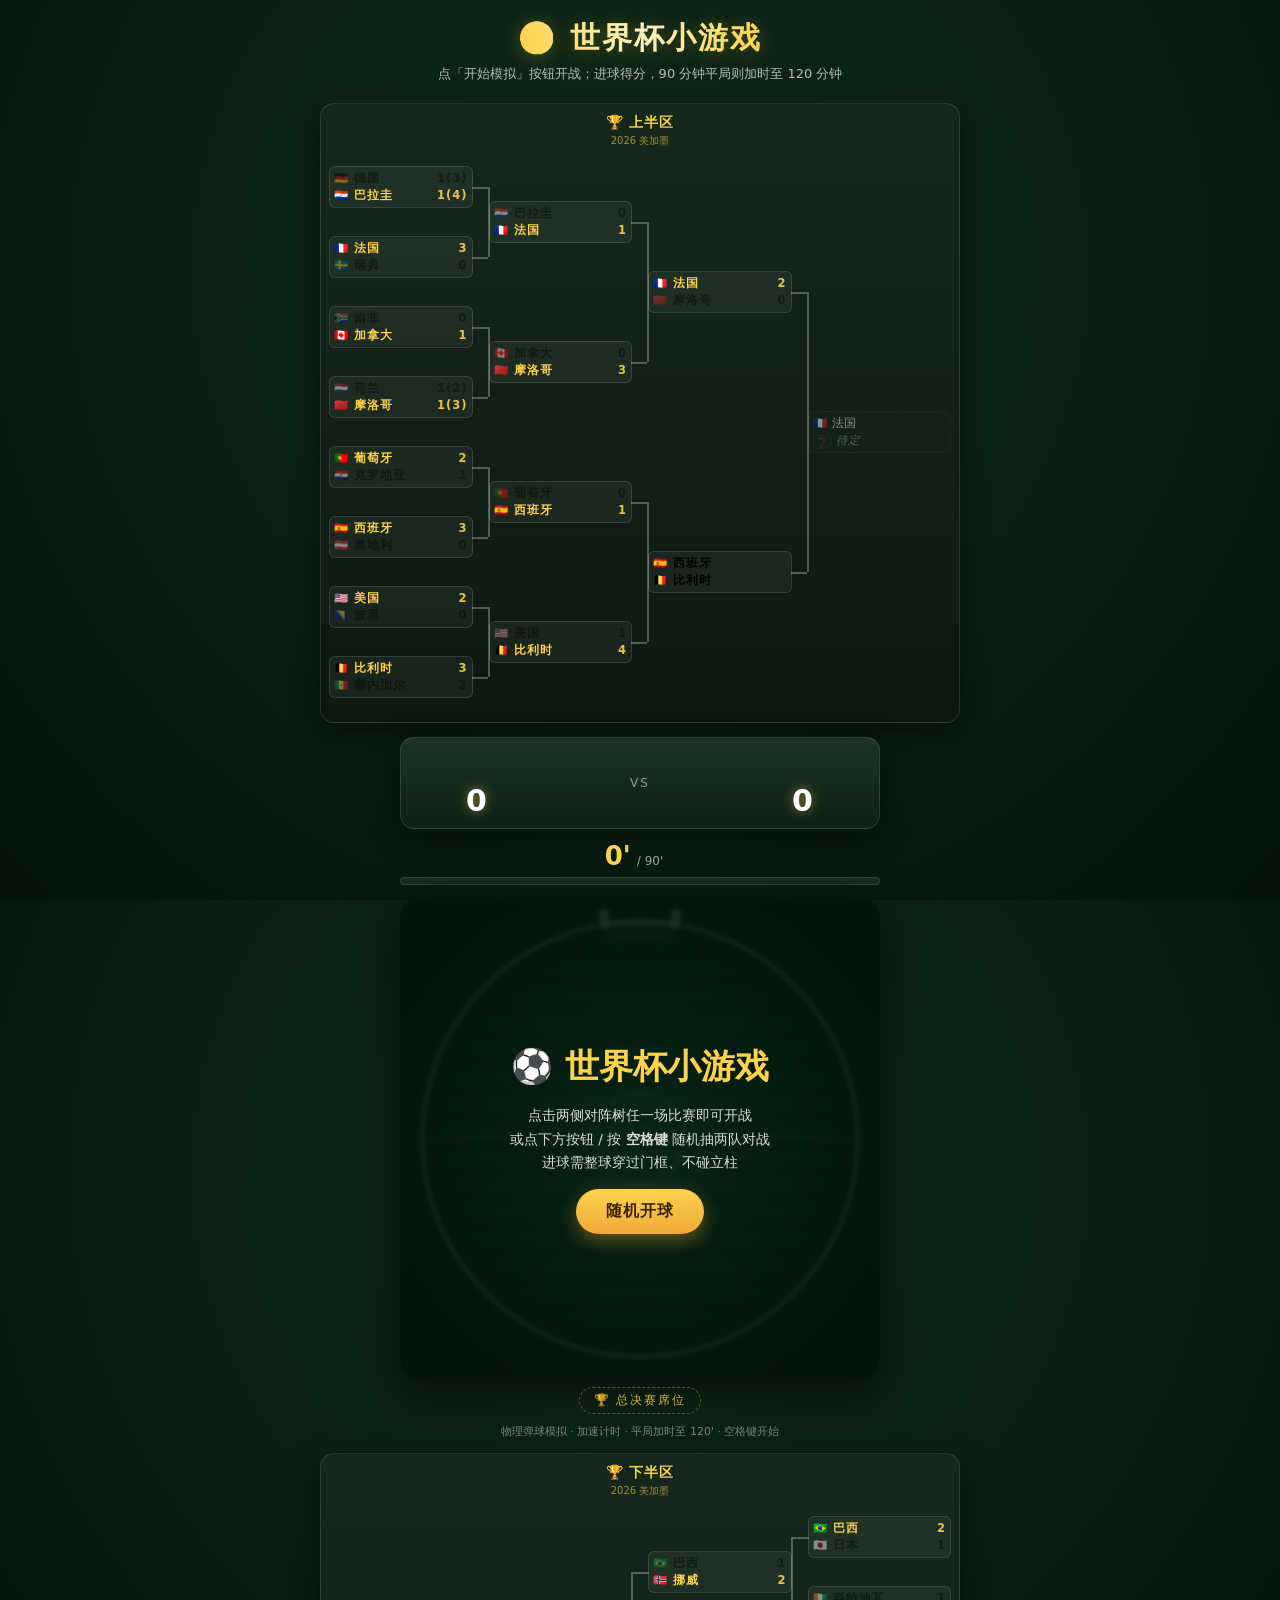
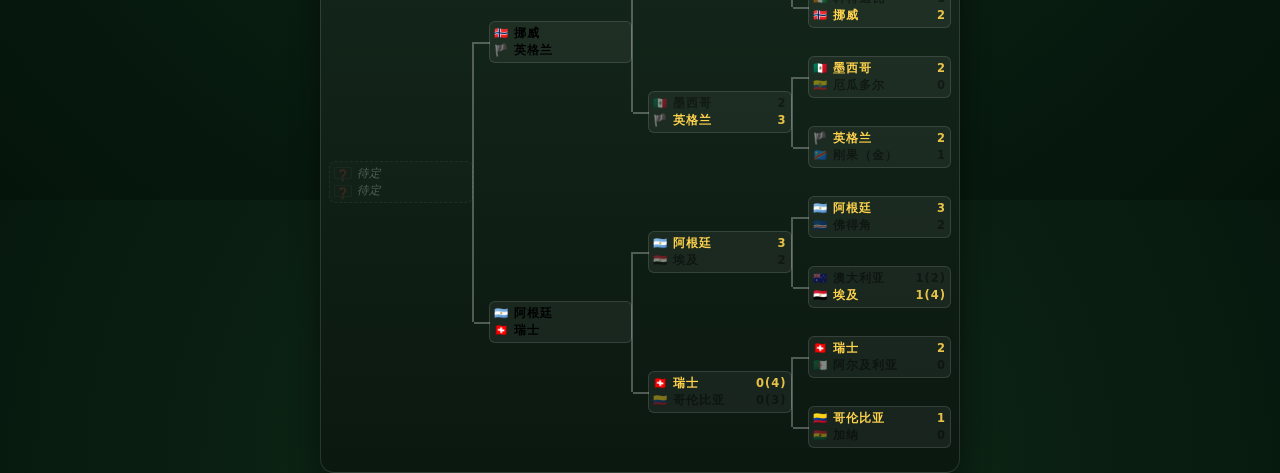
<file: index.html>
<!DOCTYPE html>
<html lang="zh-CN">
<head>
<meta charset="UTF-8">
<meta name="viewport" content="width=device-width, initial-scale=1.0">
<title>⚽ 世界杯小游戏</title>
<style>
  :root{
    --pitch:#0b5d2e;
    --pitch-dark:#073d1d;
    --line:rgba(255,255,255,.85);
    --gold:#ffd34d;
  }
  *{box-sizing:border-box;margin:0;padding:0}
  html,body{height:100%}
  body{
    font-family:"Segoe UI",system-ui,"Microsoft YaHei",sans-serif;
    background:radial-gradient(circle at 50% 30%,#102a18,#04140b);
    color:#fff;
    display:flex;flex-direction:column;align-items:center;
    min-height:100vh;padding:18px 12px 30px;
    overflow-x:hidden;
  }
  h1{
    font-size:clamp(20px,3.4vw,30px);
    letter-spacing:2px;
    background:linear-gradient(90deg,var(--gold),#fff7cf,var(--gold));
    -webkit-background-clip:text;background-clip:text;color:transparent;
    margin-bottom:6px;text-shadow:0 2px 18px rgba(255,211,77,.25);
  }
  .subtitle{opacity:.7;font-size:13px;margin-bottom:14px}

  .scoreboard{
    width:min(480px,92vw);
    display:flex;align-items:center;justify-content:space-between;gap:8px;
    background:linear-gradient(180deg,#1a3324,#0d2014);
    border:1px solid rgba(255,255,255,.12);
    border-radius:14px;padding:10px 16px;
    box-shadow:0 8px 30px rgba(0,0,0,.45);
  }
  .team{display:flex;flex-direction:column;align-items:center;min-width:120px}
  .flag{font-size:30px;line-height:1;filter:drop-shadow(0 2px 4px rgba(0,0,0,.5));min-height:32px;display:flex;align-items:center;justify-content:center}
  .tname{font-size:13px;margin-top:3px;opacity:.92;font-weight:600}
  .goals{font-size:30px;font-weight:800;letter-spacing:1px;color:#fff;text-shadow:0 0 12px rgba(255,211,77,.5)}
  .vs{font-size:12px;opacity:.55;letter-spacing:2px}
  .center{display:flex;flex-direction:column;align-items:center;gap:2px}

  .clock-wrap{width:min(480px,92vw);margin:12px 0 4px}
  .clock{
    display:flex;align-items:baseline;justify-content:center;gap:6px;
    font-variant-numeric:tabular-nums;
  }
  .clock .min{font-size:26px;font-weight:800;color:var(--gold)}
  .clock .lbl{font-size:12px;opacity:.6}
  .progress{
    height:8px;border-radius:6px;margin-top:6px;overflow:hidden;
    background:rgba(255,255,255,.08);border:1px solid rgba(255,255,255,.1);
  }
  .progress>i{
    display:block;height:100%;width:0%;
    background:linear-gradient(90deg,#3ddb6a,var(--gold),#ff6b4a);
    transition:width .08s linear;
  }

  .stage{position:relative;width:min(480px,92vw);aspect-ratio:1/1;margin-top:10px}
  canvas{width:100%;height:100%;display:block;border-radius:18px;
    box-shadow:0 16px 50px rgba(0,0,0,.55),inset 0 0 0 2px rgba(255,255,255,.06)}

  .overlay{
    position:absolute;inset:0;display:flex;flex-direction:column;
    align-items:center;justify-content:center;gap:14px;
    background:radial-gradient(circle at 50% 50%,rgba(4,20,11,.82),rgba(4,20,11,.95));
    border-radius:18px;text-align:center;padding:20px;
    transition:opacity .4s;backdrop-filter:blur(2px);
  }
  .overlay.hidden{opacity:0;pointer-events:none}
  .overlay h2{font-size:clamp(22px,4vw,34px);color:var(--gold)}
  .result-line{font-size:clamp(28px,6vw,46px);font-weight:800;letter-spacing:2px;
    text-shadow:0 0 22px rgba(255,211,77,.45)}
  .result-tag{font-size:14px;opacity:.8;margin-top:-6px;letter-spacing:6px}

  /* ---------- 比赛结束：结果卡片 ---------- */
  .final-result{
    display:flex;align-items:center;justify-content:center;gap:14px;
    width:100%;max-width:520px;margin:6px 0 2px;
  }
  .final-team{
    display:flex;flex-direction:column;align-items:center;gap:6px;
    min-width:104px;padding:10px 8px;border-radius:14px;
    background:linear-gradient(180deg,rgba(255,255,255,.04),rgba(255,255,255,.01));
    border:1px solid rgba(255,255,255,.12);
    transition:transform .25s,box-shadow .25s,border-color .25s;
  }
  .final-team.winner{
    transform:scale(1.1);
    border-color:rgba(255,211,77,.7);
    box-shadow:0 0 26px rgba(255,211,77,.45),0 0 60px rgba(255,211,77,.18);
  }
  .final-team .fflag{width:62px;height:44px;object-fit:cover;border-radius:6px;
    box-shadow:0 4px 12px rgba(0,0,0,.5);border:1px solid rgba(255,255,255,.25)}
  .final-team .fname{
    font-size:clamp(16px,2.6vw,22px);font-weight:800;letter-spacing:.5px;
    text-align:center;line-height:1.15;
  }
  .final-team.winner .fname{
    color:var(--gold);text-shadow:0 0 14px rgba(255,211,77,.55);
  }
  .final-score{
    font-size:clamp(46px,9vw,72px);font-weight:900;letter-spacing:2px;
    font-variant-numeric:tabular-nums;line-height:1;
    color:#fff;text-shadow:0 0 22px rgba(255,211,77,.55),0 4px 18px rgba(0,0,0,.6);
    display:flex;align-items:center;gap:10px;
  }
  .final-score .pen{
    font-size:.4em;font-weight:700;opacity:.85;color:var(--gold);
    display:flex;flex-direction:column;align-items:center;line-height:1.1;
  }
  .final-score .pen small{font-size:.62em;opacity:.7;font-weight:600;letter-spacing:1px}
  .final-tag{
    display:inline-block;margin-top:10px;padding:4px 16px;border-radius:20px;
    font-size:13px;font-weight:800;letter-spacing:4px;
    background:rgba(255,211,77,.14);border:1px solid rgba(255,211,77,.4);color:var(--gold);
  }
  .final-winner-line{
    margin-top:8px;font-size:clamp(15px,2.4vw,19px);font-weight:700;opacity:.92;
    text-align:center;
  }

  button{
    cursor:pointer;border:none;outline:none;
    font-family:inherit;font-weight:700;letter-spacing:1px;
  }
  .btn{
    background:linear-gradient(180deg,var(--gold),#f0a93a);
    color:#3a2400;padding:12px 30px;border-radius:30px;font-size:16px;
    box-shadow:0 6px 18px rgba(240,169,58,.4);transition:transform .12s,box-shadow .12s;
  }
  .btn:hover{transform:translateY(-2px);box-shadow:0 10px 24px rgba(240,169,58,.55)}
  .btn:active{transform:translateY(0)}

  .hint{font-size:11px;opacity:.45;margin-top:10px}

  .goal-flash{
    position:absolute;top:50%;left:50%;transform:translate(-50%,-50%) scale(.6);
    display:flex;flex-direction:column;align-items:center;gap:6px;
    font-size:clamp(34px,8vw,64px);font-weight:900;color:#fff;
    text-shadow:0 0 24px var(--gold),0 0 50px #ff6b4a;letter-spacing:3px;
    opacity:0;pointer-events:none;transition:opacity .25s,transform .25s;
  }
  .goal-flash.show{opacity:1;transform:translate(-50%,-50%) scale(1)}
  .goal-flash .gname{
    font-size:.42em;letter-spacing:1px;font-weight:800;color:var(--gold);
    text-shadow:0 0 14px rgba(255,211,77,.6);white-space:nowrap;
  }

  /* ---------- 整体布局：左半区树 | 中球场 | 右半区树 ---------- */
  :root{--ln:rgba(255,255,255,.28)}
  .layout{
    display:flex;gap:14px;align-items:flex-start;justify-content:center;
    width:min(1600px,99vw);margin-top:6px;
  }
  .bracket-side{
    flex:0 0 540px;display:flex;flex-direction:column;align-items:stretch;
    background:linear-gradient(180deg,#15281c,#0b1810);
    border:1px solid rgba(255,255,255,.12);border-radius:14px;
    padding:10px 8px;box-shadow:0 8px 30px rgba(0,0,0,.45);
  }
  .bracket-head{font-weight:800;font-size:14px;letter-spacing:1px;color:var(--gold);text-align:center;margin-bottom:4px}
  .bracket-sub{display:block;font-size:10px;font-weight:500;opacity:.6;letter-spacing:0;margin-top:2px}
  .center-panel{flex:1 1 560px;min-width:0;display:flex;flex-direction:column;align-items:center}
  .final-seat{
    margin-top:8px;font-size:12px;letter-spacing:2px;color:var(--gold);opacity:.85;
    padding:4px 14px;border:1px dashed rgba(255,211,77,.4);border-radius:20px;
  }

  /* ---------- 对阵树 ---------- */
  .bracket{display:flex;align-items:center;height:560px}
  .col{display:flex;flex-direction:column;justify-content:space-around;height:100%;flex:1;min-width:0}
  .gap{flex:0 0 16px}   /* 列间连接线空间 */

  .match{
    position:relative;display:block;cursor:pointer;text-align:left;
    background:rgba(255,255,255,.05);border:1px solid rgba(255,255,255,.12);
    border-radius:6px;padding:3px 4px;width:100%;
    transition:background .12s,border-color .12s;
  }
  .match:hover{background:rgba(255,211,77,.16);border-color:rgba(255,211,77,.6)}
  .match.active{background:rgba(255,211,77,.24);border-color:var(--gold);box-shadow:0 0 10px rgba(255,211,77,.4)}
  .match.disabled{cursor:default;background:rgba(255,255,255,.02);border-style:dashed;opacity:.5}
  .mrow{display:flex;align-items:center;gap:5px;font-size:11.5px;line-height:1.5}
  .mrow .mf{width:18px;height:12px;object-fit:cover;border-radius:2px;flex:0 0 auto;border:1px solid rgba(255,255,255,.2)}
  .mrow .mn{flex:1;min-width:0;white-space:nowrap;overflow:hidden;text-overflow:ellipsis}
  .mrow.tbd{opacity:.55}
  .mrow.tbd .mn{font-style:italic}
  .mrow .ms{flex:0 0 auto;font-variant-numeric:tabular-nums;font-weight:700;min-width:11px;text-align:right;opacity:.9}
  .mrow.win .mn{color:var(--gold);font-weight:700}
  .mrow.win .ms{color:var(--gold)}
  .mrow.lose{opacity:.45}

  /* 连接线：左侧树向右生长。横向 stub 用 ::after，纵向母线用 ::before */
  .col.has-next .match::after{
    content:'';position:absolute;left:100%;top:50%;width:16px;border-top:2px solid var(--ln);
  }
  /* 顶部队伍（奇数）：母线向下到配对中点 */
  .col.has-next .match:nth-child(odd)::before{
    content:'';position:absolute;left:calc(100% + 16px);top:50%;
    height:35px;border-right:2px solid var(--ln);
  }
  /* 底部队伍（偶数）：母线向上到配对中点 */
  .col.has-next .match:nth-child(even)::before{
    content:'';position:absolute;left:calc(100% + 16px);bottom:50%;
    height:35px;border-right:2px solid var(--ln);
  }
  /* 不同轮次配对半高不同：r2=70px, r3=140px */
  .col.r2 .match:nth-child(odd)::before,
  .col.r2 .match:nth-child(even)::before{height:70px}
  .col.r3 .match:nth-child(odd)::before,
  .col.r3 .match:nth-child(even)::before{height:140px}

  /* 右侧树：列序反向 + 连接线改到左侧（不用 transform，保证国旗/文字正向） */
  .bracket.mirror{flex-direction:row-reverse}
  .bracket.mirror .col.has-next .match::after{left:auto;right:100%}
  .bracket.mirror .col.has-next .match::before{
    left:auto;right:calc(100% + 16px);border-right:none;border-left:2px solid var(--ln)
  }

  /* 时钟加时标签 */
  .extra-tag{font-size:11px;color:#ff8a4a;margin-left:6px;font-weight:700}

  /* ---------- 点球大战记录条 ---------- */
  .pens-bar{width:min(480px,92vw);margin-top:8px;display:flex;flex-direction:column;gap:4px}
  .pens-row{display:flex;align-items:center;gap:7px;font-size:12px;
    background:rgba(255,255,255,.04);border:1px solid rgba(255,255,255,.1);
    border-radius:8px;padding:4px 8px}
  .pens-row .mf{width:20px;height:14px;object-fit:cover;border-radius:2px;flex:0 0 auto;border:1px solid rgba(255,255,255,.2)}
  .pens-row .pname{min-width:60px;font-weight:700;white-space:nowrap;overflow:hidden;text-overflow:ellipsis}
  .pens-slots{display:flex;gap:4px;flex:1;flex-wrap:wrap}
  .pens-slot{width:17px;height:17px;border-radius:4px;display:flex;align-items:center;justify-content:center;
    font-size:11px;font-weight:800;background:rgba(255,255,255,.06);border:1px solid rgba(255,255,255,.12)}
  .pens-slot.make{background:rgba(61,219,106,.25);border-color:#3ddb6a;color:#3ddb6a}
  .pens-slot.miss{background:rgba(255,90,90,.2);border-color:#ff5a5a;color:#ff5a5a}
  .pens-slot.now{box-shadow:0 0 8px rgba(255,211,77,.7);border-color:var(--gold);color:var(--gold)}

  @media(max-width:1280px){
    .layout{flex-direction:column;align-items:center}
    .bracket-side{flex:0 0 auto;width:min(640px,96vw)}
  }
</style>
</head>
<body>
  <h1>⚽ 世界杯小游戏</h1>
  <div class="subtitle">点「开始模拟」按钮开战；进球得分，90 分钟平局则加时至 120 分钟</div>

  <div class="layout">
    <!-- 左：上半区对阵树 -->
    <aside class="bracket-side">
      <div class="bracket-head">🏆 上半区
        <span class="bracket-sub">2026 美加墨</span>
      </div>
      <div class="bracket" id="bracketTop"></div>
    </aside>

    <!-- 中：球场 + 总决赛席位 -->
    <main class="center-panel">
      <div class="scoreboard">
        <div class="team">
          <div class="flag" id="flagA">🏳️</div>
          <div class="tname" id="nameA">A队</div>
          <div class="goals" id="scoreA">0</div>
        </div>
        <div class="center">
          <div class="vs">VS</div>
        </div>
        <div class="team">
          <div class="flag" id="flagB">🏳️</div>
          <div class="tname" id="nameB">B队</div>
          <div class="goals" id="scoreB">0</div>
        </div>
      </div>

      <div class="clock-wrap">
        <div class="clock">
          <span class="min" id="clockMin">0'</span>
          <span class="lbl" id="clockMax">/ 90'</span>
          <span class="extra-tag" id="extraTag"></span>
        </div>
        <div class="progress"><i id="progressBar"></i></div>
      </div>

      <div class="pens-bar" id="pensBar" style="display:none">
        <div class="pens-row" id="pensRowA"></div>
        <div class="pens-row" id="pensRowB"></div>
      </div>

      <div class="stage">
        <canvas id="pitch" width="640" height="640"></canvas>
        <div class="goal-flash" id="goalFlash">GOAL!</div>
        <div class="overlay" id="overlay">
          <h2 id="overlayTitle">⚽ 世界杯小游戏</h2>
          <div id="overlayBody" style="opacity:.85;font-size:14px;line-height:1.7">
            点击两侧对阵树任一场比赛即可开战<br>或点下方按钮 / 按 <b>空格键</b> 随机抽两队对战<br>进球需整球穿过门框、不碰立柱
          </div>
          <button class="btn" id="startBtn">随机开球</button>
        </div>
      </div>

      <div class="final-seat">🏆 总决赛席位</div>
      <div class="hint">物理弹球模拟 · 加速计时 · 平局加时至 120' · 空格键开始</div>
    </main>

    <!-- 右：下半区对阵树 -->
    <aside class="bracket-side">
      <div class="bracket-head">🏆 下半区
        <span class="bracket-sub">2026 美加墨</span>
      </div>
      <div class="bracket mirror" id="bracketBottom"></div>
    </aside>
  </div>

<script>
(function(){
  "use strict";

  // ---------- 国家池：[英文名, ISO代码, emoji回退] ----------
  const COUNTRIES = [
    ["Brazil","br","🇧🇷"],["Argentina","ar","🇦🇷"],["France","fr","🇫🇷"],["Germany","de","🇩🇪"],
    ["Spain","es","🇪🇸"],["England","gb-eng","🏴"],["Portugal","pt","🇵🇹"],["Netherlands","nl","🇳🇱"],
    ["Belgium","be","🇧🇪"],["Croatia","hr","🇭🇷"],["Mexico","mx","🇲🇽"],["Japan","jp","🇯🇵"],
    ["USA","us","🇺🇸"],["Morocco","ma","🇲🇦"],["Senegal","sn","🇸🇳"],["Switzerland","ch","🇨🇭"],
    ["Colombia","co","🇨🇴"],["Sweden","se","🇸🇪"],["Paraguay","py","🇵🇾"],["Canada","ca","🇨🇦"],
    ["Austria","at","🇦🇹"],["Bosnia","ba","🇧🇦"],["Ivory Coast","ci","🇨🇮"],["Norway","no","🇳🇴"],
    ["Ecuador","ec","🇪🇨"],["DR Congo","cd","🇨🇩"],["Cape Verde","cv","🇨🇻"],["Egypt","eg","🇪🇬"],
    ["Algeria","dz","🇩🇿"],["Ghana","gh","🇬🇭"],["South Africa","za","🇿🇦"],["Australia","au","🇦🇺"]
  ];

  // 国旗图片缓存（按 ISO 代码缓存 Image，避免重复加载）
  const flagImgs = {};
  function getFlagImg(code){
    if(!flagImgs[code]){
      const img = new Image();
      img.crossOrigin = "anonymous";     // 便于 canvas 绘制（flagcdn 支持 CORS）
      img.src = `https://flagcdn.com/${code}.svg`;
      flagImgs[code] = img;
    }
    return flagImgs[code];
  }

  // ---------- DOM ----------
  const canvas = document.getElementById("pitch");
  const ctx = canvas.getContext("2d");
  const elFlagA=document.getElementById("flagA"), elNameA=document.getElementById("nameA"), elScoreA=document.getElementById("scoreA");
  const elFlagB=document.getElementById("flagB"), elNameB=document.getElementById("nameB"), elScoreB=document.getElementById("scoreB");
  const elClock=document.getElementById("clockMin"), elBar=document.getElementById("progressBar"),
        elClockMax=document.getElementById("clockMax"), elExtraTag=document.getElementById("extraTag");
  const elOverlay=document.getElementById("overlay"), elOverlayTitle=document.getElementById("overlayTitle"), elOverlayBody=document.getElementById("overlayBody");
  const elStartBtn=document.getElementById("startBtn");
  const elFlash=document.getElementById("goalFlash");
  const elPensBar=document.getElementById("pensBar"),
        elPensRowA=document.getElementById("pensRowA"), elPensRowB=document.getElementById("pensRowB");

  // ---------- 几何 ----------
  const W = canvas.width, H = canvas.height;
  const CX = W/2, CY = H/2;
  const R = 290;            // 圆形球场半径
  const BALL_R = 38;        // 足球半径
  const GOAL_SPAN = 0.32;   // 球门弧度（约 24°，整球进框后实际可进窗口极小）

  // ---------- 配置 / 常量 ----------
  // 比赛流程
  const ALLOW_EXTRA = true;          // 是否允许加时赛（小组赛=false：90' 平局即终场，不进加时）
  const ALLOW_PENS = true;           // 是否允许点球大战（小组赛=false；仅在加时结束仍平局时触发）
  const FORCE_EXTRA = false;         // 测试开关：true=任何比分 90' 结束都强制进入加时赛
  const FORCE_PENS = false;          // 测试开关：true=任何比分结束都进点球；false=仅 120' 仍平局进点球
  const T_REG = 60,                  // 常规时间映射秒数（0~90'）
        T_EXTRA = 20,                // 加时映射秒数（90~120'，与常规同比例 0.667s/min）
        P_ACCEL = 1;                 // 计时曲线指数：1=匀速线性，>1=前慢后快（缓入）
  const KICKOFF_PAUSE = 1.0;         // 中圈开球后停顿秒数（半场 45' / 进球 / 加时开球 90' / 加时半场 105'）
  // 物理
  const TARGET_SP = 480;             // 足球恒定目标速率（像素/秒），始终保持高速
  // 点球大战
  const PEN_GOAL_P = 0.72,           // 单球进球概率
        PEN_GC = -Math.PI/2,         // 点球阶段球门固定角度（球场顶部）
        PEN_PREP = 0.5,              // 准备阶段秒数
        PEN_FLIGHT = 0.85,           // 飞行阶段秒数
        PEN_RESOLVE = 0.9,           // 落定阶段秒数
        PEN_GAP = 0.6;               // 轮次间隔秒数

  // ---------- 状态 ----------
  let state = null;         // 当前对局状态
  let rafId = null;
  let lastT = 0;

  function pickTwoCountries(){
    const pool = COUNTRIES.slice();
    const i = Math.floor(Math.random()*pool.length);
    const a = pool.splice(i,1)[0];
    const j = Math.floor(Math.random()*pool.length);
    const b = pool.splice(j,1)[0];
    return [a,b];
  }

  function makeBall(country, angleStart, color){
    const pos = polar(R*0.55, angleStart);
    const speed = 480;
    const dir = angleStart + Math.PI + (Math.random()-0.5)*1.2;
    return {
      name: country[0],     // 英文名
      code: country[1],     // ISO 代码（取国旗图）
      emoji: country[2],    // 加载前的 emoji 回退
      color: color,
      x: CX + pos.x, y: CY + pos.y,
      vx: Math.cos(dir)*speed,
      vy: Math.sin(dir)*speed,
      spin: 0,            // 旋转角，用来画国旗转动
      spinV: (Math.random()-0.5)*4,
      score: 0
    };
  }
  function polar(r,a){return {x:Math.cos(a)*r, y:Math.sin(a)*r};}
  function lerp(a,b,t){return a+(b-a)*t;}          // 线性插值


  // cA/cB 可选，不传则随机抽两队
  function newMatch(cA, cB){
    if(!cA || !cB){ const [a,b]=pickTwoCountries(); cA=a; cB=b; }
    const goalCenter = -Math.PI/2;                   // 球门固定在球场正上方
    const balls = [
      makeBall(cA, Math.random()*Math.PI*2, "#ff5a5a"),
      makeBall(cB, Math.random()*Math.PI*2, "#4aa3ff")
    ];
    return {
      countries:[cA,cB],
      balls:balls,
      goalCenter: goalCenter,
      goalFlash:0,          // 进球时门闪一下
      scoreA:0, scoreB:0,
      started:false,
      finished:false,
      // 时间：60 秒映射 0~90 分钟，线性匀速；90' 平局则加时到 120'
      realStart:0,
      realDuration:60,      // 常规时间映射秒数
      extra:false,          // 是否进入加时
      extraStart:0,         // 加时开始的真实时刻
      matchMin:0,
      prevMin:0,            // 上一帧分钟数，用于检测 45'/105' 跨越
      // 中圈开球停顿：半场/进球/加时开球/加时半场时，两球回中央并冻结 KICKOFF_PAUSE 秒
      freezeUntil:0,        // 物理冻结到的绝对时刻（<=now 表示未冻结）
      freezeStart:0,        // 本次冻结开始时刻（用于把暂停时长补回 realStart/extraStart）
      freezeMin:0,          // 冻结期间固定显示的分钟
      pendingKickoff:null,  // 进球后排队等待的中圈开球（值为开球时的分钟），下一帧处理
      rot:0                 // 外圈整体旋转角度
    };
  }

  function accel(min0, min1, k){ return min0 + (min1-min0)*Math.pow(k, P_ACCEL); }

  // 中圈开球：两球置于球场中央两侧，各自朝外侧射出
  // randomize=true（进球后重启）：两球置于随机角度（互为对侧），避免恰好对准当前旋转中的球门
  // randomize=false（开场/半场/加时开球）：两球左右并排固定位置，避免开场即进球
  function resetBallsToCenter(randomize){
    const balls = state.balls;
    const off = BALL_R + 6;                 // 两球距中心的偏移
    const baseAng = Math.random()*Math.PI*2;
    for(let i=0;i<balls.length;i++){
      const s = i===0 ? -1 : 1;             // 球0(A)在左，球1(B)在右
      let outDir;
      if(randomize){
        // 进球后：两球置于中圈随机角度（互为对侧），朝外侧射出
        const ang = baseAng + (s<0 ? 0 : Math.PI);
        balls[i].x = CX + Math.cos(ang)*off;
        balls[i].y = CY + Math.sin(ang)*off;
        outDir = ang + (Math.random()-0.5)*0.8;
      } else {
        // 开场/半场：两球左右并排固定位置（A 左 B 右），朝外侧水平射出
        balls[i].x = CX + s*off;
        balls[i].y = CY;
        outDir = (s<0 ? Math.PI : 0) + (Math.random()-0.5)*0.8;
      }
      balls[i].vx = Math.cos(outDir)*TARGET_SP;
      balls[i].vy = Math.sin(outDir)*TARGET_SP;
      balls[i].spin = 0;
      balls[i].spinV = (Math.random()-0.5)*4;
    }
  }

  // 触发中圈开球 + 停顿：两球回中央，冻结 KICKOFF_PAUSE 秒（期间时钟与物理均暂停）
  // resetRot：仅在开场时刻（开场/下半场/加时/加时下半场）复位球场朝向，进球后不复位
  function kickoffPause(min, resetRot){
    // resetRot=true（开场/半场）固定位置；resetRot falsy（进球后）随机位置
    resetBallsToCenter(!resetRot);
    if(resetRot) state.rot = 0;   // 开场：中线水平、球门回到正上方；进球后保持当前朝向继续旋转
    state.matchMin = min;
    state.freezeMin = min;
    const now = performance.now()/1000;
    state.freezeStart = now;
    state.freezeUntil = now + KICKOFF_PAUSE;
  }

  // 记分牌：用 flagcdn 图片 + 英文名
  function flagImgHTML(code, emoji){
    return `<img src="https://flagcdn.com/${code}.svg" alt="${emoji}"
              style="width:42px;height:30px;object-fit:cover;border-radius:4px;
                     box-shadow:0 2px 6px rgba(0,0,0,.5);border:1px solid rgba(255,255,255,.25)"
              onerror="this.replaceWith(document.createTextNode('${emoji}'))">`;
  }

  function applyUI(state){
    const [cA,cB]=state.countries;
    elFlagA.innerHTML=flagImgHTML(cA[1], cA[2]); elNameA.textContent=zhName(cA); elScoreA.textContent=state.scoreA;
    elFlagB.innerHTML=flagImgHTML(cB[1], cB[2]); elNameB.textContent=zhName(cB); elScoreB.textContent=state.scoreB;
  }

  // ---------- 物理更新 ----------
  function step(dt){
    if(!state || !state.started || state.finished) return;
    // 点球阶段：跑独立的点球状态机，不走常规物理/计时
    if(state.pens){ stepPens(dt); return; }

    const now = performance.now()/1000;

    // —— 中圈开球停顿期间：时钟与物理均暂停 ——
    if(state.freezeUntil){
      if(now < state.freezeUntil){
        state.matchMin = state.freezeMin;   // 时钟停在开球分钟
        return;                              // 不推进物理
      }
      // 刚解冻：把实际暂停时长补回时间基准，让比赛时钟从冻结处无缝继续（无帧漂移）
      const dur = now - state.freezeStart;
      state.realStart += dur;
      if(state.extra) state.extraStart += dur;
      state.freezeUntil = 0;
    }

    // 计时：常规 0~90'，平局则加时 90~120'
    if(!state.extra){
      let t = now - state.realStart;
      if(t >= T_REG){
        t = T_REG;
        state.matchMin = 90;
        // 常规时间结束
        if(FORCE_PENS){
          enterPens();                       // 测试开关：任何比分都直接进点球
        } else if(FORCE_EXTRA){
          state.extra = true;
          state.extraStart = now;            // 测试开关：强制进入加时
          kickoffPause(90, true);            // 加时开球 + 停顿（复位球场朝向）
          state.prevMin = 90;
          return;
        } else if(state.scoreA === state.scoreB && ALLOW_EXTRA){
          state.extra = true;
          state.extraStart = now;            // 平局 -> 加时
          kickoffPause(90, true);            // 加时开球 + 停顿（复位球场朝向）
          state.prevMin = 90;
          return;
        } else {
          state.finished = true;             // 分出胜负 / 平局且无加时（小组赛）-> 终场
        }
      } else {
        state.matchMin = accel(0, 90, t/T_REG);
      }
    } else {
      let te = now - state.extraStart;
      if(te >= T_EXTRA){
        te = T_EXTRA;
        state.matchMin = 120;
        // 加时结束：平局且允许点球 -> 点球；FORCE_PENS 亦强制点球；否则终场（含平局且无点球）
        if(FORCE_PENS){
          enterPens();
        } else if(state.scoreA === state.scoreB && ALLOW_PENS){
          enterPens();
        } else {
          state.finished = true;
        }
      } else {
        state.matchMin = accel(90, 120, te/T_EXTRA);
      }
    }

    // —— 进球后排队的开球（在物理中触发，下一帧处理，避免当帧余下子步移动刚归位的球）——
    if(state.pendingKickoff != null){
      kickoffPause(state.pendingKickoff);
      state.pendingKickoff = null;
      return;
    }
    // —— 半场 45' / 加时半场 105'：跨过即中圈开球 + 停顿 ——
    if(!state.extra){
      if(state.prevMin < 45 && state.matchMin >= 45){
        kickoffPause(45, true);              // 下半场开场（复位球场朝向）
        flashMsg("下半场", KICKOFF_PAUSE*1000);   // 停顿期间中央显示文字
        state.prevMin = 45;
        return;
      }
    } else {
      if(state.prevMin < 105 && state.matchMin >= 105){
        kickoffPause(105, true);            // 加时下半场开场（复位球场朝向）
        state.prevMin = 105;
        return;
      }
    }

    const balls = state.balls;

    // 多次小步长推进，避免高速穿墙
    const sub = 4;
    const h = dt/sub;
    for(let s=0;s<sub;s++){
      integrate(h);
      wallAndGoal();
      ballBall();
    }

    // 旋转更新
    for(const b of balls){ b.spin += b.spinV*dt; }
    if(state.goalFlash>0) state.goalFlash -= dt;

    // 外圈整体旋转：草地/中线/中圈随球场转动，球门始终固定在正上方
    state.rot += dt * 0.35;   // 弧度/秒，顺时针缓慢旋转
    state.prevMin = state.matchMin;
  }

  function integrate(h){
    for(const b of state.balls){
      b.x += b.vx*h;
      b.y += b.vy*h;
      // 保持恒定高速：把速度归一化到目标速率（方向不变，速率恒定）
      const sp = Math.hypot(b.vx,b.vy) || 1;
      b.vx = b.vx/sp*TARGET_SP;
      b.vy = b.vy/sp*TARGET_SP;
    }
  }

  function wallAndGoal(){
    // 球门跟随外圈旋转后的当前角度
    const gc = state.goalCenter + state.rot;
    const g0 = gc - GOAL_SPAN/2, g1 = gc + GOAL_SPAN/2;
    // 两根立柱的位置（圆周上门框两端）
    const posts = [
      {x: CX+Math.cos(g0)*R, y: CY+Math.sin(g0)*R},
      {x: CX+Math.cos(g1)*R, y: CY+Math.sin(g1)*R}
    ];
    const maxDist = R - BALL_R;

    for(const b of state.balls){
      // 1) 立柱碰撞 —— 碰到立柱就反弹，且不算进球（“一点都不能碰到立柱”）
      let hitPost = false;
      for(const p of posts){
        const px=b.x-p.x, py=b.y-p.y;
        const pd=Math.hypot(px,py);
        if(pd <= BALL_R && pd > 0.0001){
          const nx=px/pd, ny=py/pd;            // 法线：立柱→球心
          const dot=b.vx*nx + b.vy*ny;
          if(dot < 0){                          // 仅当朝立柱运动时反射
            b.vx -= 2*dot*nx;
            b.vy -= 2*dot*ny;
          }
          // 推离立柱表面
          b.x = p.x + nx*BALL_R;
          b.y = p.y + ny*BALL_R;
          b.spinV = (Math.random()-0.5)*8;
          hitPost = true;
        }
      }
      if(hitPost) continue;   // 本帧已碰立柱，不再判墙/进球

      const dx=b.x-CX, dy=b.y-CY;
      const dist=Math.hypot(dx,dy);
      if(dist < maxDist) continue;  // 还没碰到边界，跳过

      const ang = Math.atan2(dy,dx);
      let diff = normAngle(ang - gc);
      const inGoal = Math.abs(diff) <= GOAL_SPAN/2;

      if(inGoal){
        // 球在门框角度内、且没碰立柱 -> 整个球在门框范围内
        // 球心越过门线(半径 R)才算真正进网
        if(dist >= R){
          scoreGoal(b);
          // 进球后正常反弹回场内继续运动
          b.x = CX + Math.cos(ang)*maxDist*0.35;
          b.y = CY + Math.sin(ang)*maxDist*0.35;
          const sp = Math.hypot(b.vx,b.vy) || 480;
          b.vx = -Math.cos(ang)*sp;
          b.vy = -Math.sin(ang)*sp;
        }
        // else: 在门框内但还没越过门线 -> 不反弹，继续穿行（可能下一帧碰立柱被弹）
      } else {
        // 撞外圈反弹
        const nx=dx/dist, ny=dy/dist;
        const dot = b.vx*nx + b.vy*ny;
        b.vx -= 2*dot*nx;
        b.vy -= 2*dot*ny;
        // 推回界内
        b.x = CX + nx*maxDist;
        b.y = CY + ny*maxDist;
        // 碰墙加点随机扰动，制造“乱弹”
        const jitter = (Math.random()-0.5)*0.5;
        const cs=Math.cos(jitter), sn=Math.sin(jitter);
        const nvx=b.vx*cs - b.vy*sn, nvy=b.vx*sn + b.vy*cs;
        b.vx=nvx; b.vy=nvy;
        b.spinV = (Math.random()-0.5)*6;
      }
    }
  }

  function normAngle(a){
    while(a>Math.PI) a-=2*Math.PI;
    while(a<-Math.PI) a+=2*Math.PI;
    return a;
  }

  function ballBall(){
    const a=state.balls[0], b=state.balls[1];
    const dx=b.x-a.x, dy=b.y-a.y;
    const dist=Math.hypot(dx,dy);
    const minD = BALL_R*2;
    if(dist>0 && dist<minD){
      const nx=dx/dist, ny=dy/dist;
      // 分离
      const overlap = minD - dist;
      a.x -= nx*overlap/2; a.y -= ny*overlap/2;
      b.x += nx*overlap/2; b.y += ny*overlap/2;
      // 弹性碰撞（等质量）
      const dvx=b.vx-a.vx, dvy=b.vy-a.vy;
      const dot=dvx*nx + dvy*ny;
      if(dot<0){
        a.vx += dot*nx; a.vy += dot*ny;
        b.vx -= dot*nx; b.vy -= dot*ny;
        // 碰撞加随机扰动 -> 乱弹
        const j=(Math.random()-0.5)*0.6;
        const cs=Math.cos(j), sn=Math.sin(j);
        [a,b].forEach(o=>{
          const nvx=o.vx*cs - o.vy*sn, nvy=o.vx*sn + o.vy*cs;
          o.vx=nvx; o.vy=nvy; o.spinV=(Math.random()-0.5)*8;
        });
        // 给点能量防止停下
        const boost=1.04;
        a.vx*=boost; a.vy*=boost; b.vx*=boost; b.vy*=boost;
      }
    }
  }

  function scoreGoal(b){
    b.score++;
    if(b===state.balls[0]) state.scoreA=b.score;
    else state.scoreB=b.score;
    state.goalFlash = 0.8;
    applyUI(state);
    // 进球提示：GOAL 居中，下方显示中文队名
    elFlash.innerHTML = `GOAL!<span class="gname">${zhByCode(b.code) || b.name}</span>`;
    elFlash.classList.add("show");
    clearTimeout(state._flashTimer);
    state._flashTimer = setTimeout(()=>elFlash.classList.remove("show"), 900);
    // 进球后：球回中圈并停顿 1 秒（下一帧处理，避免当帧余下子步移动刚归位的球）
    state.pendingKickoff = state.matchMin;
  }

  function flashMsg(text, dur){
    elFlash.textContent = text;
    elFlash.classList.add("show");
    clearTimeout(state._flashTimer);
    state._flashTimer = setTimeout(()=>elFlash.classList.remove("show"), dur||900);
  }

  // ==================== 点球大战 ====================
  // 触发：120' 仍平局（或 FORCE_PENS 测试开关）。球门冻结到顶部(-π/2)，球场停止旋转，
  // 每轮：先按 0.72 概率判定进/扑出，再用物理飞行动画把结果演出来。
  // 赛制：5 轮交替 + 提前结束判定，仍平则突然死亡。

  function enterPens(){
    // 冻结旋转：令 goalCenter+rot = 顶部，且 stepPens 不再增加 rot
    state.goalCenter = PEN_GC - state.rot;
    state.pens = {
      phase:"prep", t:0,
      firstKicker: Math.random()<0.5?0:1,   // 谁先罚
      penA:0, penB:0,
      kicksA:[], kicksB:[],                  // 每罚 true=进 false=失
      kicker:0, outcome:null, made:false, ballCorner:1,
      ballStartX:CX, ballStartY:CY, ballX:CX, ballY:CY,
      ballTargetX:CX, ballTargetY:CY,
      resolveSX:CX, resolveSY:CY, resolveTX:CX, resolveTY:CY,
      keeperAngle:PEN_GC, keeperDive:PEN_GC,
      ballSpin:0, ended:false, winner:null
    };
    setupKick();
    elPensBar.style.display="flex";
    renderPensBar();
    applyPensScoreboard();
  }

  // 决定本球谁罚、判结果、算好球路与守门员扑救方向
  function setupKick(){
    const p=state.pens;
    // 该轮谁罚：两人罚数相等时由先手开轮，否则换另一队
    p.kicker = (p.kicksA.length === p.kicksB.length) ? p.firstKicker : (1 - p.firstKicker);
    // 判定结果
    p.made = Math.random() < PEN_GOAL_P;
    if(p.made) p.outcome="goal";
    else { const r=Math.random(); p.outcome = r<0.6?"save":(r<0.8?"post":"wide"); }
    p.ballCorner = Math.random()<0.5?-1:1;
    const half = GOAL_SPAN/2;
    const cornerAng = PEN_GC + p.ballCorner * half * 0.75;     // 瞄准的角
    // 守门员扑救方向：扑救则扑对边，其余扑错边（演出"赌错方向"）
    const kSign = (p.outcome==="save") ? p.ballCorner : -p.ballCorner;
    p.keeperDive = PEN_GC + kSign * half * 0.7;
    p.keeperAngle = PEN_GC;
    // 球路终点
    let tang, trad;
    if(p.outcome==="goal"){ tang=cornerAng; trad=R-6; }              // 入网
    else if(p.outcome==="save"){ tang=cornerAng; trad=R-16; }        // 到守门员处被挡
    else if(p.outcome==="post"){ tang=PEN_GC + p.ballCorner*half; trad=R-4; }  // 撞立柱
    else { tang=PEN_GC + p.ballCorner*(half+0.20); trad=R-2; }       // 偏出
    p.ballTargetX = CX + Math.cos(tang)*trad;
    p.ballTargetY = CY + Math.sin(tang)*trad;
    p.ballStartX=CX; p.ballStartY=CY;
    p.ballX=CX; p.ballY=CY; p.ballSpin=0;
    p.phase="prep"; p.t=0;
    renderPensBar();
  }

  // 球到达终点时结算这一罚
  function resolveKick(){
    const p=state.pens, team=p.kicker;
    if(team===0) p.kicksA.push(p.made); else p.kicksB.push(p.made);
    if(p.made){ if(team===0) p.penA++; else p.penB++; }
    // 提示
    if(p.made){
      elFlash.innerHTML = `GOAL!<span class="gname">${zhName(state.countries[team])}</span>`;
      elFlash.classList.add("show");
      clearTimeout(state._flashTimer);
      state._flashTimer = setTimeout(()=>elFlash.classList.remove("show"), 900);
      state.goalFlash=0.8;
    }
    else if(p.outcome==="save") flashMsg("SAVE!");
    else if(p.outcome==="post") flashMsg("中柱!");
    else flashMsg("MISS!");
    // 结算余动终点
    if(p.made){
      const a=Math.atan2(p.ballTargetY-CY, p.ballTargetX-CX);
      p.resolveTX=CX+Math.cos(a)*(R+12); p.resolveTY=CY+Math.sin(a)*(R+12);   // 继续入网
    } else if(p.outcome==="save"){
      p.resolveTX=CX; p.resolveTY=CY;                                         // 弹回
    } else if(p.outcome==="post"){
      p.resolveTX=p.ballTargetX + (p.ballCorner>0?34:-34); p.resolveTY=p.ballTargetY+24;  // 沿切线弹开
    } else { // wide
      const a=Math.atan2(p.ballTargetY-CY, p.ballTargetX-CX);
      p.resolveTX=CX+Math.cos(a)*(R+24); p.resolveTY=CY+Math.sin(a)*(R+24);   // 继续飞出
    }
    p.resolveSX=p.ballX; p.resolveSY=p.ballY;
    renderPensBar();
    applyPensScoreboard();
  }

  // 是否已分出胜负：返回胜者 0/1，否则 null
  function checkPensEnd(){
    const p=state.pens;
    const ka=p.kicksA.length, kb=p.kicksB.length;
    if(ka<=5 && kb<=5){
      const remA=5-ka, remB=5-kb;
      if(p.penA > p.penB + remB) return 0;     // B 已追不上 A
      if(p.penB > p.penA + remA) return 1;     // A 已追不上 B
      if(ka===5 && kb===5 && p.penA!==p.penB) return p.penA>p.penB?0:1;
      return null;
    }
    // 突然死亡：双方罚数相等且不等分时结束
    if(ka===kb && p.penA!==p.penB) return p.penA>p.penB?0:1;
    return null;
  }

  function finishPens(winner){
    state.pens.ended=true;
    state.pens.winner=winner;
    state.finished=true;
    renderPensBar();
    applyPensScoreboard();
  }

  // 点球阶段每帧推进
  function stepPens(dt){
    const p=state.pens;
    p.t += dt;
    p.ballSpin += dt*10;
    if(p.phase==="prep"){
      p.ballX=CX; p.ballY=CY; p.keeperAngle=PEN_GC;
      if(p.t>=PEN_PREP){ p.phase="flight"; p.t=0; }
    } else if(p.phase==="flight"){
      const k=Math.min(1, p.t/PEN_FLIGHT), e=k*k;        // ease-in，球加速飞出
      p.ballX=lerp(p.ballStartX, p.ballTargetX, e);
      p.ballY=lerp(p.ballStartY, p.ballTargetY, e);
      p.keeperAngle=lerp(PEN_GC, p.keeperDive, k);
      if(k>=1){ p.phase="resolve"; p.t=0; resolveKick(); }
    } else if(p.phase==="resolve"){
      const k=Math.min(1, p.t/PEN_RESOLVE);
      p.ballX=lerp(p.resolveSX, p.resolveTX, k);
      p.ballY=lerp(p.resolveSY, p.resolveTY, k);
      if(state.goalFlash>0) state.goalFlash-=dt;
      if(p.t>=PEN_RESOLVE){ p.phase="gap"; p.t=0; }
    } else if(p.phase==="gap"){
      if(p.t>=PEN_GAP){
        const w=checkPensEnd();
        if(w!==null){ finishPens(w); return; }
        setupKick();
      }
    }
    // 同步罚球方球的位置/旋转供绘制
    const kb=state.balls[p.kicker];
    kb.x=p.ballX; kb.y=p.ballY; kb.spin=p.ballSpin;
  }

  // 记分牌显示 常规分(点球分)
  function applyPensScoreboard(){
    if(!state.pens) return;
    elScoreA.textContent=`${state.scoreA}(${state.pens.penA})`;
    elScoreB.textContent=`${state.scoreB}(${state.pens.penB})`;
  }

  // 点球记录条
  function renderPensBar(){
    if(!state.pens) return;
    const p=state.pens;
    const rows=[
      {el:elPensRowA, kicks:p.kicksA, tot:p.penA, c:state.countries[0], idx:0},
      {el:elPensRowB, kicks:p.kicksB, tot:p.penB, c:state.countries[1], idx:1}
    ];
    rows.forEach(r=>{
      const slots=r.kicks.map(m=>`<span class="pens-slot ${m?"make":"miss"}">${m?"✓":"✗"}</span>`).join("");
      // 当前主罚方尚未踢出这一球 -> 显示一个高亮待踢槽
      const pending = (r.idx===p.kicker && !p.ended && (p.phase==="prep"||p.phase==="flight"))
        ? `<span class="pens-slot now">·</span>` : "";
      r.el.innerHTML =
        `${smallFlag(r.c[1],r.c[2])}<span class="pname">${zhName(r.c)}</span>`+
        `<span class="pens-slots">${slots}${pending}</span><span class="pens-tot" style="font-weight:800;color:var(--gold);min-width:18px;text-align:right">${r.tot}</span>`;
    });
  }

  // 守门员：球门弧上一段挡板，按 keeperAngle 滑动/扑救
  function drawKeeper(){
    const p=state.pens, rad=R-14, a=p.keeperAngle;
    ctx.save();
    ctx.translate(CX+Math.cos(a)*rad, CY+Math.sin(a)*rad);
    ctx.rotate(a+Math.PI/2);                 // 切线方向
    ctx.fillStyle="rgba(255,255,255,.9)";
    ctx.strokeStyle="#ffd34d"; ctx.lineWidth=2;
    ctx.beginPath(); ctx.rect(-26,-6,52,12); ctx.fill(); ctx.stroke();   // 身体挡板
    ctx.beginPath(); ctx.arc(0,-12,7,0,Math.PI*2); ctx.fill();           // 头
    ctx.restore();
  }

  // ---------- 渲染 ----------
  function draw(){
    ctx.clearRect(0,0,W,H);

    // 草地背景
    const bg = ctx.createRadialGradient(CX,CY,40,CX,CY,R+30);
    bg.addColorStop(0,"#13763c");
    bg.addColorStop(1,"#06381c");
    ctx.fillStyle=bg;
    ctx.beginPath(); ctx.arc(CX,CY,R+18,0,Math.PI*2); ctx.fill();

    // 草地条纹 + 外圈线 + 中圈/中线 —— 整体绕中心旋转
    ctx.save();
    ctx.translate(CX,CY);
    ctx.rotate(state.rot);
    ctx.translate(-CX,-CY);

    // 草地条纹
    ctx.save();
    ctx.beginPath(); ctx.arc(CX,CY,R,0,Math.PI*2); ctx.clip();
    ctx.globalAlpha=0.12;
    for(let i=-R;i<R;i+=36){
      ctx.fillStyle = (i/36)%2===0 ? "#ffffff" : "#000000";
      ctx.fillRect(CX-R, CY+i, R*2, 18);
    }
    ctx.restore();

    // 外圈线
    ctx.lineWidth=4; ctx.strokeStyle="rgba(255,255,255,.85)";
    ctx.beginPath(); ctx.arc(CX,CY,R,0,Math.PI*2); ctx.stroke();

    // 中线 + 中圈
    ctx.globalAlpha=.5; ctx.lineWidth=2;
    ctx.beginPath(); ctx.arc(CX,CY,60,0,Math.PI*2); ctx.stroke();
    ctx.beginPath(); ctx.moveTo(CX-R,CY); ctx.lineTo(CX+R,CY); ctx.stroke();
    ctx.globalAlpha=1;

    ctx.restore();

    // 中点（不旋转，固定中心）
    ctx.fillStyle="rgba(255,255,255,.85)";
    ctx.beginPath(); ctx.arc(CX,CY,4,0,Math.PI*2); ctx.fill();

    // 球门（弧段缺口 + 门柱 + 网格）—— 跟随外圈旋转
    drawGoal(state.goalCenter + state.rot);

    // 点球阶段：画守门员 + 仅画主罚方那颗球
    if(state.pens){
      drawKeeper();
      drawBall(state.balls[state.pens.kicker]);
    } else {
      for(const b of state.balls) drawBall(b);
    }
  }

  function drawGoal(gc){
    const g0 = gc - GOAL_SPAN/2, g1 = gc + GOAL_SPAN/2;
    // 门后网格
    ctx.save();
    ctx.translate(CX,CY);
    ctx.rotate(gc);
    const depth = 26;
    // 网背景
    ctx.fillStyle="rgba(255,255,255,.10)";
    ctx.beginPath();
    ctx.moveTo(Math.cos(-GOAL_SPAN/2)*R, Math.sin(-GOAL_SPAN/2)*R);
    ctx.arc(0,0,R,-GOAL_SPAN/2, GOAL_SPAN/2);
    ctx.lineTo(Math.cos(GOAL_SPAN/2)*(R-depth), Math.sin(GOAL_SPAN/2)*(R-depth));
    ctx.arc(0,0,R-depth, GOAL_SPAN/2, -GOAL_SPAN/2, true);
    ctx.closePath();
    ctx.fill();
    // 网线
    ctx.strokeStyle="rgba(255,255,255,.35)"; ctx.lineWidth=1;
    for(let i=1;i<5;i++){
      const r = R - depth*i/5;
      ctx.beginPath(); ctx.arc(0,0,r,-GOAL_SPAN/2,GOAL_SPAN/2); ctx.stroke();
    }
    for(let i=1;i<6;i++){
      const a = -GOAL_SPAN/2 + GOAL_SPAN*i/6;
      ctx.beginPath();
      ctx.moveTo(Math.cos(a)*R, Math.sin(a)*R);
      ctx.lineTo(Math.cos(a)*(R-depth), Math.sin(a)*(R-depth));
      ctx.stroke();
    }
    ctx.restore();

    // 门柱（亮色，进球时闪金）—— 弧形横梁
    const flash = state.goalFlash>0;
    ctx.strokeStyle = flash ? "#ffd34d" : "#ffffff";
    ctx.lineWidth = flash ? 8 : 6;
    ctx.shadowColor = flash ? "#ffd34d" : "rgba(0,0,0,0.6)";
    ctx.shadowBlur = flash ? 24 : 6;
    ctx.beginPath();
    ctx.arc(CX,CY,R,g0,g1);
    ctx.stroke();
    ctx.shadowBlur=0;

    // 明显的立柱 —— 球门两端的粗圆角柱子，向外突出
    const postR = 7;                  // 立柱粗细
    const postOut = 14;               // 立柱向外突出长度
    [g0, g1].forEach(a=>{
      const ix = CX + Math.cos(a)*R,          iy = CY + Math.sin(a)*R;          // 内端（弧上）
      const ox = CX + Math.cos(a)*(R+postOut), oy = CY + Math.sin(a)*(R+postOut); // 外端
      ctx.strokeStyle = flash ? "#ffd34d" : "#ffffff";
      ctx.lineCap = "round";
      ctx.lineWidth = postR*2;
      ctx.shadowColor = flash ? "#ffd34d" : "rgba(0,0,0,0.6)";
      ctx.shadowBlur = flash ? 24 : 6;
      ctx.beginPath();
      ctx.moveTo(ix, iy);
      ctx.lineTo(ox, oy);
      ctx.stroke();
    });
    ctx.shadowBlur=0;
    ctx.lineCap="butt";
  }

  function drawBall(b){
    ctx.save();
    ctx.translate(b.x,b.y);
    // 阴影
    ctx.fillStyle="rgba(0,0,0,.3)";
    ctx.beginPath(); ctx.ellipse(2,4,BALL_R,BALL_R*0.92,0,0,Math.PI*2); ctx.fill();

    // 球体
    const g = ctx.createRadialGradient(-8,-8,4,0,0,BALL_R);
    g.addColorStop(0,"#ffffff"); g.addColorStop(1,b.color);
    ctx.fillStyle=g;
    ctx.beginPath(); ctx.arc(0,0,BALL_R,0,Math.PI*2); ctx.fill();

    // 旋转的国旗（圆形裁剪的图片，加载前回退 emoji）
    ctx.save();
    ctx.rotate(b.spin);
    ctx.beginPath(); ctx.arc(0,0,BALL_R-4,0,Math.PI*2); ctx.clip();
    const img = getFlagImg(b.code);
    if(img.complete && img.naturalWidth>0){
      // 把国旗图 cover 进圆内
      const sz = (BALL_R-4)*2;
      const s = Math.max(sz/img.naturalWidth, sz/img.naturalHeight);
      const dw = img.naturalWidth*s, dh = img.naturalHeight*s;
      ctx.drawImage(img, -dw/2, -dh/2, dw, dh);
    } else {
      // 还没加载：先画 emoji
      ctx.font = "bold 30px serif";
      ctx.textAlign="center"; ctx.textBaseline="middle";
      ctx.fillText(b.emoji, 0, 1);
    }
    ctx.restore();

    // 边框
    ctx.lineWidth=2; ctx.strokeStyle="rgba(0,0,0,.35)";
    ctx.beginPath(); ctx.arc(0,0,BALL_R,0,Math.PI*2); ctx.stroke();
    // 高光
    ctx.fillStyle="rgba(255,255,255,.35)";
    ctx.beginPath(); ctx.ellipse(-9,-10,8,5,-0.6,0,Math.PI*2); ctx.fill();
    ctx.restore();
  }

  // ---------- 主循环 ----------
  function loop(ts){
    if(!lastT) lastT=ts;
    let dt=(ts-lastT)/1000; lastT=ts;
    if(dt>0.05) dt=0.05;     // 防卡顿大跳

    step(dt);
    draw();
    updateClock();

    if(state && state.finished){
      finishMatch();
      return;     // 停止循环
    }
    rafId=requestAnimationFrame(loop);
  }

  function updateClock(){
    if(!state) return;
    if(state.pens){
      elClock.textContent = "点球";
      elClockMax.textContent = "大战";
      elExtraTag.textContent = "";
      elBar.style.width = "100%";
      return;
    }
    const m=Math.floor(state.matchMin);
    elClock.textContent = m + "'";
    const maxMin = state.extra ? 120 : 90;
    elClockMax.textContent = "/ " + maxMin + "'";
    elExtraTag.textContent = state.extra ? "加时" : "";
    const denom = state.extra ? 120 : 90;
    elBar.style.width = (state.matchMin/denom*100).toFixed(1)+"%";
  }

  function finishMatch(){
    applyUI(state);
    // 点球大战结束
    if(state.pens){
      const a=state.scoreA, b=state.scoreB, pa=state.pens.penA, pb=state.pens.penB;
      const [cA,cB]=state.countries;
      const w=state.pens.winner;
      const title=`${state.countries[w][2]} ${zhName(state.countries[w])} 获胜（点球）`;
      elOverlayTitle.textContent="点球大战结束 ⚽";
      elOverlayBody.innerHTML =
        `<div class="final-result">
           <div class="final-team ${w===0?'winner':''}">
             ${flagImgHTML(cA[1], cA[2])}
             <div class="fname">${zhName(cA)}</div>
           </div>
           <div class="final-score">
             ${a}<span class="pen"><small>点球</small>${pa}</span>
             <span class="sep">:</span>
             ${b}<span class="pen"><small>点球</small>${pb}</span>
           </div>
           <div class="final-team ${w===1?'winner':''}">
             ${flagImgHTML(cB[1], cB[2])}
             <div class="fname">${zhName(cB)}</div>
           </div>
         </div>
         <div style="text-align:center">
           <span class="final-tag">点球 PENS</span>
         </div>
         <div class="final-winner-line">${title}</div>`;
      elStartBtn.textContent="再来一局";
      elOverlay.classList.remove("hidden");
      applyPensScoreboard();   // 记分牌保留 常规分(点球分)
      return;
    }
    const a=state.scoreA, b=state.scoreB;
    const [cA,cB]=state.countries;
    let winIdx = a>b ? 0 : (b>a ? 1 : -1);
    const tag = winIdx>=0 ? "WIN" : "DRAW";
    const title = winIdx>=0
      ? `${state.countries[winIdx][2]} ${zhName(state.countries[winIdx])} 获胜`
      : (state.extra ? "加时仍平局" : "常规时间平局");
    elOverlayTitle.textContent = state.extra ? "加时结束 ⚽" : "终场哨响 ⚽";
    elOverlayBody.innerHTML =
      `<div class="final-result">
         <div class="final-team ${winIdx===0?'winner':''}">
           ${flagImgHTML(cA[1], cA[2])}
           <div class="fname">${zhName(cA)}</div>
         </div>
         <div class="final-score">${a}<span class="sep">:</span>${b}</div>
         <div class="final-team ${winIdx===1?'winner':''}">
           ${flagImgHTML(cB[1], cB[2])}
           <div class="fname">${zhName(cB)}</div>
         </div>
       </div>
       <div style="text-align:center">
         <span class="final-tag">${tag}</span>
       </div>
       <div class="final-winner-line">${title}</div>`;
    elStartBtn.textContent="再来一局";
    elOverlay.classList.remove("hidden");
  }

  // ---------- 控制 ----------
  let pending = null;   // 已选定但尚未开战的双方 [cA, cB]

  // 选定比赛后只做预览：载入双方、显示「开始模拟」按钮，不立即开战
  function previewMatch(cA, cB){
    state = newMatch(cA, cB);
    applyUI(state);
    elPensBar.style.display="none";
    pending = [cA, cB];
    elOverlayTitle.textContent = "比赛已选定 ⚽";
    elOverlayBody.innerHTML =
      `<div style="display:flex;align-items:center;justify-content:center;gap:12px;font-size:18px;font-weight:700;flex-wrap:wrap">
         ${flagImgHTML(cA[1],cA[2])}<span>${zhName(cA)}</span>
         <span style="opacity:.5;font-size:14px;letter-spacing:2px">VS</span>
         ${flagImgHTML(cB[1],cB[2])}<span>${zhName(cB)}</span>
       </div>
       <div style="opacity:.7;font-size:13px;margin-top:6px">点击下方按钮 / 按空格键开始模拟</div>`;
    elStartBtn.textContent = "开始模拟";
    elOverlay.classList.remove("hidden");
    updateClock();   // 选定新比赛时刷新时钟/进度条，清除上一场 90'/100% 残留
    draw();
  }

  // cA/cB 可选；不传=随机。立即开战
  function start(cA, cB){
    state = newMatch(cA, cB);
    applyUI(state);
    elPensBar.style.display="none";   // 隐藏点球记录条
    elOverlay.classList.add("hidden");
    state.realStart = performance.now()/1000;
    state.started = true;
    kickoffPause(0, true);         // 开局中圈开球：球回中央 + 复位球场朝向 + 停顿 1 秒
    lastT = 0;
    if(rafId) cancelAnimationFrame(rafId);
    rafId = requestAnimationFrame(loop);
  }

  // 开始模拟：优先用已选定的两队，否则随机抽两队
  function doStart(){
    if(pending){
      const [a,b]=pending; pending=null;
      start(a, b);
    } else {
      start(null, null);
    }
  }
  elStartBtn.addEventListener("click", doStart);

  // 空格键开始模拟：仅当遮罩可见（未在比赛进行中）时生效，避免打断进行中的对局。
  // preventDefault 既阻止页面滚动，也阻止焦点按钮（开始/对阵）原生的 space-click，避免重复触发。
  window.addEventListener("keydown", (e)=>{
    if(e.code!=="Space" && e.key!==" ") return;
    if(elOverlay.classList.contains("hidden")) return;   // 比赛进行中：忽略
    e.preventDefault();
    doStart();
  });

  // ---------- 2026 美加墨世界杯淘汰赛对阵图 ----------
  // 队伍: [英文名, ISO代码, emoji回退]
  const GER=["Germany","de","🇩🇪"], PAR=["Paraguay","py","🇵🇾"],
        FRA=["France","fr","🇫🇷"], SWE=["Sweden","se","🇸🇪"],
        RSA=["South Africa","za","🇿🇦"], CAN=["Canada","ca","🇨🇦"],
        NED=["Netherlands","nl","🇳🇱"], MAR=["Morocco","ma","🇲🇦"],
        POR=["Portugal","pt","🇵🇹"], CRO=["Croatia","hr","🇭🇷"],
        ESP=["Spain","es","🇪🇸"], AUT=["Austria","at","🇦🇹"],
        USA=["USA","us","🇺🇸"], BIH=["Bosnia","ba","🇧🇦"],
        BEL=["Belgium","be","🇧🇪"], SEN=["Senegal","sn","🇸🇳"],
        BRA=["Brazil","br","🇧🇷"], JPN=["Japan","jp","🇯🇵"],
        CIV=["Ivory Coast","ci","🇨🇮"], NOR=["Norway","no","🇳🇴"],
        MEX=["Mexico","mx","🇲🇽"], ECU=["Ecuador","ec","🇪🇨"],
        ENG=["England","gb-eng","🏴"], COD=["DR Congo","cd","🇨🇩"],
        ARG=["Argentina","ar","🇦🇷"], CPV=["Cape Verde","cv","🇨🇻"],
        AUS=["Australia","au","🇦🇺"], EGY=["Egypt","eg","🇪🇬"],
        SUI=["Switzerland","ch","🇨🇭"], ALG=["Algeria","dz","🇩🇿"],
        COL=["Colombia","co","🇨🇴"], GHA=["Ghana","gh","🇬🇭"];

  // 每场: {round, a:[名,code,emoji], b:[...], winner:'a'|'b'|null}
  // winner=null 表示该场尚未进行（待定）。后续轮次队伍以"胜者占位"形式标注。
  const TBD=["待定","_tbd","❓"];

  const BRACKET = {
    top:[
      // 32 强赛
      {round:"32强赛", a:GER, b:PAR, winner:"b", scoreA:1, scoreB:1, penA:3, penB:4},
      {round:"32强赛", a:FRA, b:SWE, winner:"a", scoreA:3, scoreB:0},
      {round:"32强赛", a:RSA, b:CAN, winner:"b", scoreA:0, scoreB:1},
      {round:"32强赛", a:NED, b:MAR, winner:"b", scoreA:1, scoreB:1, penA:2, penB:3},
      {round:"32强赛", a:POR, b:CRO, winner:"a", scoreA:2, scoreB:1},
      {round:"32强赛", a:ESP, b:AUT, winner:"a", scoreA:3, scoreB:0},
      {round:"32强赛", a:USA, b:BIH, winner:"a", scoreA:2, scoreB:0},
      {round:"32强赛", a:BEL, b:SEN, winner:"a", scoreA:3, scoreB:2},
      // 16 强赛（胜者占位）
      {round:"16强赛", a:PAR, b:FRA, winner:"b", scoreA:0, scoreB:1},   // 巴拉圭 vs 法国（法国晋级）
      {round:"16强赛", a:CAN, b:MAR, winner:"b", scoreA:0, scoreB:3},   // 加拿大 vs 摩洛哥（摩洛哥晋级）
      {round:"16强赛", a:POR, b:ESP, winner:"b", scoreA:0, scoreB:1},   // 葡萄牙 vs 西班牙（西班牙晋级）
      {round:"16强赛", a:USA, b:BEL, winner:"b", scoreA:1, scoreB:4},   // 美国 vs 比利时（比利时晋级）
      // 1/4 决赛
      {round:"1/4决赛", a:FRA, b:MAR, winner:"a", scoreA:2, scoreB:0},   // 法国 2-0 摩洛哥（法国晋级）
      {round:"1/4决赛", a:ESP, b:BEL, winner:null},   // 西班牙(已晋级) vs 比利时(已晋级)
      // 半决赛
      {round:"半决赛", a:FRA, b:TBD, winner:null}
    ],
    bottom:[
      // 32 强赛
      {round:"32强赛", a:BRA, b:JPN, winner:"a", scoreA:2, scoreB:1},
      {round:"32强赛", a:CIV, b:NOR, winner:"b", scoreA:1, scoreB:2},
      {round:"32强赛", a:MEX, b:ECU, winner:"a", scoreA:2, scoreB:0},
      {round:"32强赛", a:ENG, b:COD, winner:"a", scoreA:2, scoreB:1},
      {round:"32强赛", a:ARG, b:CPV, winner:"a", scoreA:3, scoreB:2},
      {round:"32强赛", a:AUS, b:EGY, winner:"b", scoreA:1, scoreB:1, penA:2, penB:4},
      {round:"32强赛", a:SUI, b:ALG, winner:"a", scoreA:2, scoreB:0},
      {round:"32强赛", a:COL, b:GHA, winner:"a", scoreA:1, scoreB:0},
      // 16 强赛
      {round:"16强赛", a:BRA, b:NOR, winner:"b", scoreA:1, scoreB:2},   // 巴西 vs 挪威（挪威晋级）
      {round:"16强赛", a:MEX, b:ENG, winner:"b", scoreA:2, scoreB:3},   // 墨西哥 vs 英格兰（英格兰晋级）
      {round:"16强赛", a:ARG, b:EGY, winner:"a", scoreA:3, scoreB:2},   // 阿根廷 vs 埃及（阿根廷晋级）
      {round:"16强赛", a:SUI, b:COL, winner:"a", scoreA:0, scoreB:0, penA:4, penB:3},   // 瑞士 vs 哥伦比亚（瑞士点球晋级）
      // 1/4 决赛
      {round:"1/4决赛", a:NOR, b:ENG, winner:null},   // 挪威(已晋级) vs 英格兰(已晋级)
      {round:"1/4决赛", a:ARG, b:SUI, winner:null},   // 阿根廷(已晋级) vs 瑞士(已晋级)
      // 半决赛
      {round:"半决赛", a:TBD, b:TBD, winner:null}
    ]
  };

  // 对阵树显示用中文名（按 ISO 代码查表），不影响球内/记分牌的英文名
  const NAME_ZH = {
    de:"德国",py:"巴拉圭",fr:"法国",se:"瑞典",za:"南非",ca:"加拿大",
    nl:"荷兰",ma:"摩洛哥",pt:"葡萄牙",hr:"克罗地亚",es:"西班牙",at:"奥地利",
    us:"美国",ba:"波黑",be:"比利时",sn:"塞内加尔",br:"巴西",jp:"日本",
    ci:"科特迪瓦",no:"挪威",mx:"墨西哥",ec:"厄瓜多尔","gb-eng":"英格兰",
    cd:"刚果（金）",ar:"阿根廷",cv:"佛得角",au:"澳大利亚",eg:"埃及",
    ch:"瑞士",dz:"阿尔及利亚",co:"哥伦比亚",gh:"加纳"
  };
  function zhName(team){ return NAME_ZH[team[1]] || team[0]; }
  function zhByCode(code){ return NAME_ZH[code]; }

  function smallFlag(code, emoji){
    if(code==="_tbd") return `<span class="mf" style="display:inline-block;text-align:center;font-size:11px;opacity:.7">❓</span>`;
    return `<img class="mf" src="https://flagcdn.com/${code}.svg" alt="${emoji}"
            onerror="this.replaceWith(document.createTextNode('${emoji}'))">`;
  }
  function matchHTML(m){
    const aTBD = m.a[1]==="_tbd", bTBD = m.b[1]==="_tbd";
    const wa = m.winner==='a', wb = m.winner==='b';
    const clsA = aTBD ? "tbd" : (wa ? "win" : (wb ? "lose" : ""));
    const clsB = bTBD ? "tbd" : (wb ? "win" : (wa ? "lose" : ""));
    const sa = (!aTBD && m.scoreA!=null) ? (m.penA!=null ? `${m.scoreA}(${m.penA})` : m.scoreA) : "";
    const sb = (!bTBD && m.scoreB!=null) ? (m.penB!=null ? `${m.scoreB}(${m.penB})` : m.scoreB) : "";
    return `<div class="mrow ${clsA}">${smallFlag(m.a[1],m.a[2])}<span class="mn">${zhName(m.a)}</span><span class="ms">${sa}</span></div>`
         + `<div class="mrow ${clsB}">${smallFlag(m.b[1],m.b[2])}<span class="mn">${zhName(m.b)}</span><span class="ms">${sb}</span></div>`;
  }

  // 按轮次把对阵分组，渲染成树状列
  const ROUND_ORDER = ["32强赛","16强赛","1/4决赛","半决赛"];
  function renderHalf(list){
    // 分轮
    const byRound = {};
    ROUND_ORDER.forEach(r=>byRound[r]=[]);
    list.forEach(m=>{ if(byRound[m.round]) byRound[m.round].push(m); });
    let html = "";
    ROUND_ORDER.forEach((r,idx)=>{
      const last = idx===ROUND_ORDER.length-1;
      const cls = "col r"+(idx+1) + (last?"":" has-next");
      html += `<div class="${cls}">`;
      byRound[r].forEach(m=>{
        const isTBD = m.a[1]==="_tbd" || m.b[1]==="_tbd";
        if(isTBD){
          html += `<div class="match disabled">${matchHTML(m)}</div>`;
        }else{
          html += `<button class="match" data-a="${m.a[0]}|${m.a[1]}|${m.a[2]}"
                           data-b="${m.b[0]}|${m.b[1]}|${m.b[2]}">${matchHTML(m)}</button>`;
        }
      });
      html += `</div>`;
      if(!last) html += `<div class="gap"></div>`;
    });
    return html;
  }

  function renderBracket(){
    document.getElementById("bracketTop").innerHTML = renderHalf(BRACKET.top);
    document.getElementById("bracketBottom").innerHTML = renderHalf(BRACKET.bottom);
    // 两个树统一管理 active
    const all = document.querySelectorAll(".match[data-a]");
    all.forEach(el=>{
      el.addEventListener("click", ()=>{
        all.forEach(x=>x.classList.remove("active"));
        el.classList.add("active");
        const pa = el.dataset.a.split("|"), pb = el.dataset.b.split("|");
        previewMatch(pa, pb);
      });
    });
  }

  renderBracket();

  // 初始：不显示任何国家，仅绘制空球场
  state = {
    countries:[], balls:[], goalCenter: -Math.PI/2,
    goalFlash:0, scoreA:0, scoreB:0, started:false, finished:false,
    extra:false, matchMin:0, rot:0
  };
  elFlagA.textContent=""; elNameA.textContent=""; elScoreA.textContent="0";
  elFlagB.textContent=""; elNameB.textContent=""; elScoreB.textContent="0";
  draw();
})();
</script>
</body>
</html>
</file>
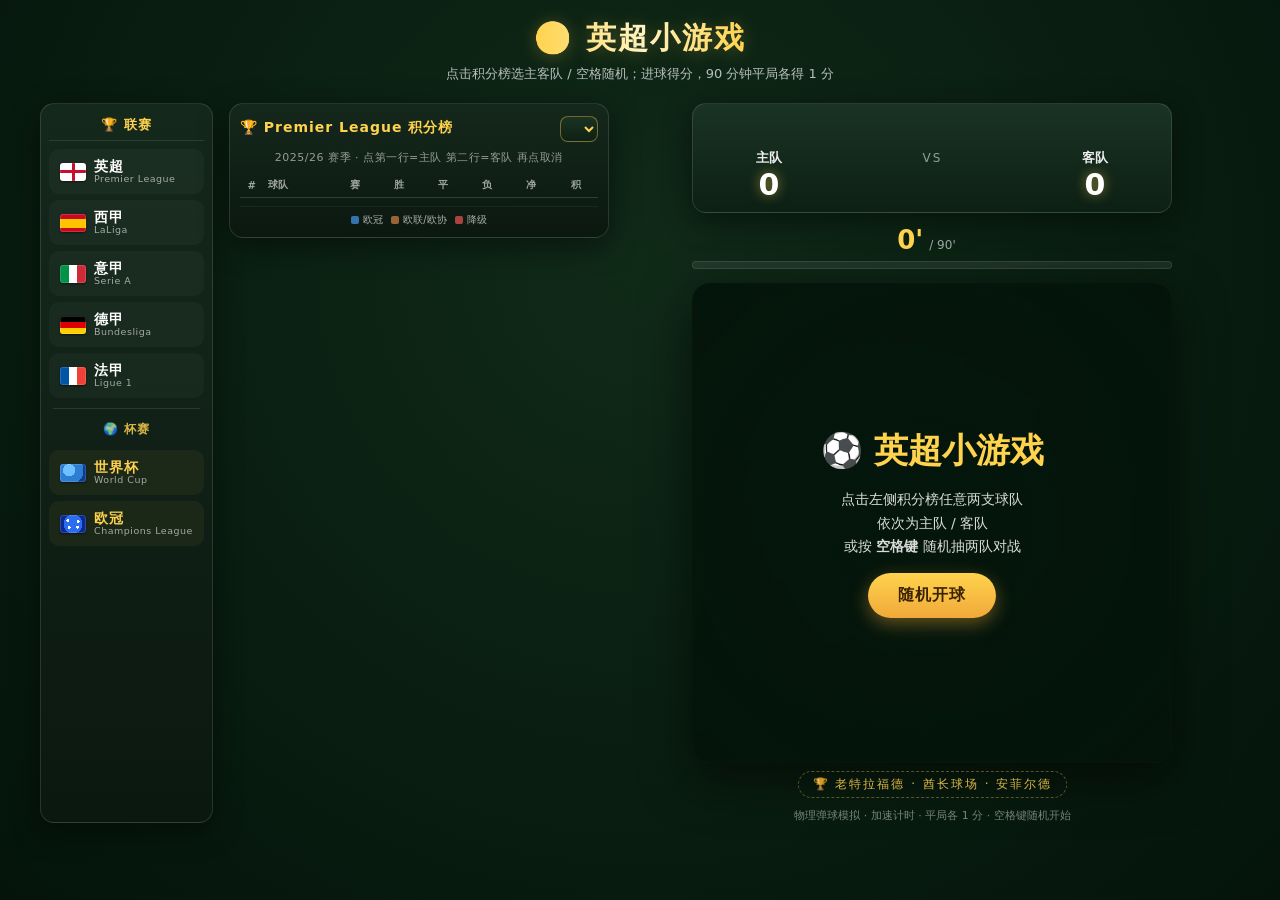
<file: england.html>
<!DOCTYPE html>
<html lang="zh-CN">
<head>
<meta charset="UTF-8">
<meta name="viewport" content="width=device-width, initial-scale=1.0">
<title>⚽ 英超小游戏</title>
<link rel="stylesheet" href="css/base.css">
<link rel="stylesheet" href="css/league-nav.css">
<link rel="stylesheet" href="css/standings.css">
</head>
<body>
  <h1>⚽ 英超小游戏</h1>
  <div class="subtitle">点击积分榜选主客队 / 空格随机；进球得分，90 分钟平局各得 1 分</div>

  <div class="layout">
    <!-- 左：积分榜 -->
    <aside class="table-side">
      <div class="season-bar">
        <div class="table-head">🏆 Premier League 积分榜</div>
        <select id="seasonSel" class="season-select" title="选择赛季"></select>
      </div>
      <div class="table-hint" id="seasonSub">2025/26 赛季 · 点第一行=主队 第二行=客队 再点取消</div>
      <table class="stand" id="standTable">
        <thead>
          <tr>
            <th style="width:24px">#</th>
            <th class="left">球队</th>
            <th>赛</th>
            <th>胜</th>
            <th>平</th>
            <th>负</th>
            <th>净</th>
            <th>积</th>
          </tr>
        </thead>
        <tbody id="standBody"></tbody>
      </table>
      <div class="stand-legend">
        <span><i class="lg-dot" style="background:#4aa3ff"></i>欧冠</span>
        <span><i class="lg-dot" style="background:#e58a4a"></i>欧联/欧协</span>
        <span><i class="lg-dot" style="background:#ff5a5a"></i>降级</span>
      </div>
    </aside>

    <!-- 中：球场 + 记分牌 -->
    <main class="center-panel">
      <div class="scoreboard">
        <div class="team">
          <div class="flag" id="flagA"></div>
          <div class="tname" id="nameA">主队</div>
          <div class="goals" id="scoreA">0</div>
        </div>
        <div class="center">
          <div class="vs">VS</div>
        </div>
        <div class="team">
          <div class="flag" id="flagB"></div>
          <div class="tname" id="nameB">客队</div>
          <div class="goals" id="scoreB">0</div>
        </div>
      </div>

      <div class="clock-wrap">
        <div class="clock">
          <span class="min" id="clockMin">0'</span>
          <span class="lbl" id="clockMax">/ 90'</span>
          <span class="extra-tag" id="extraTag"></span>
        </div>
        <div class="progress"><i id="progressBar"></i></div>
      </div>

      <div class="pens-bar" id="pensBar" style="display:none">
        <div class="pens-row" id="pensRowA"></div>
        <div class="pens-row" id="pensRowB"></div>
      </div>

      <div class="stage">
        <canvas id="pitch" width="640" height="640"></canvas>
        <div class="goal-flash" id="goalFlash">GOAL!</div>
        <div class="overlay" id="overlay">
          <h2 id="overlayTitle">⚽ 英超小游戏</h2>
          <div id="overlayBody" style="opacity:.85;font-size:14px;line-height:1.7">
            点击左侧积分榜任意两支球队<br>依次为主队 / 客队<br>或按 <b>空格键</b> 随机抽两队对战
          </div>
          <button class="btn" id="startBtn">随机开球</button>
        </div>
      </div>

      <div class="final-seat">🏆 老特拉福德 · 酋长球场 · 安菲尔德</div>
      <div class="hint">物理弹球模拟 · 加速计时 · 平局各 1 分 · 空格键随机开始</div>
    </main>
  </div>

<!-- 球队元数据 + 近 5 赛季积分榜已外置到 data/england-data.js（standings.js 读取全局 CLUBS/SEASONS/ZONE） -->
<script src="data/england-data.js"></script>
<script src="js/engine.js"></script>
<script src="js/league-nav.js"></script>
<script src="js/standings.js"></script>
</body>
</html>
</file>
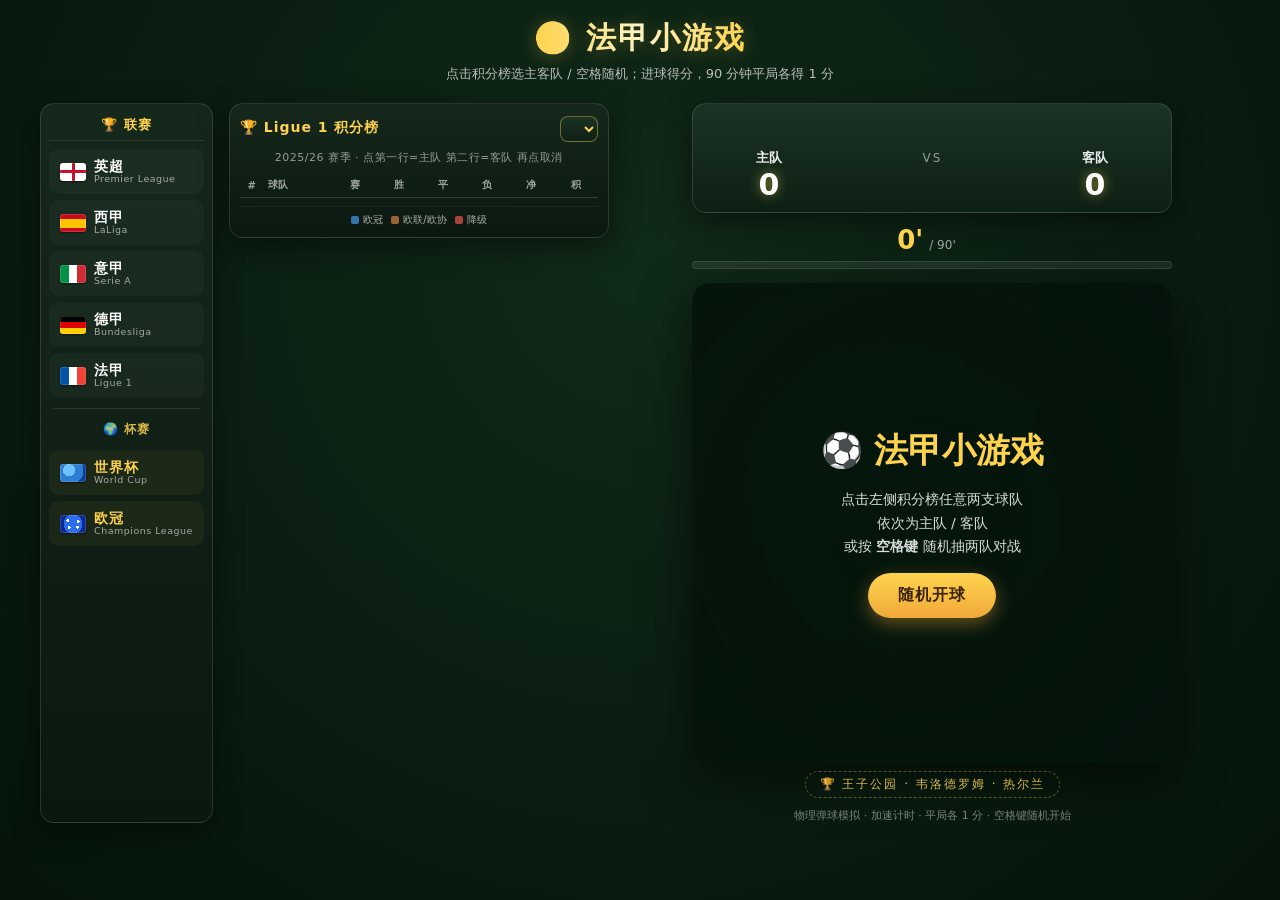
<file: france.html>
<!DOCTYPE html>
<html lang="zh-CN">
<head>
<meta charset="UTF-8">
<meta name="viewport" content="width=device-width, initial-scale=1.0">
<title>⚽ 法甲小游戏</title>
<link rel="stylesheet" href="css/base.css">
<link rel="stylesheet" href="css/league-nav.css">
<link rel="stylesheet" href="css/standings.css">
</head>
<body>
  <h1>⚽ 法甲小游戏</h1>
  <div class="subtitle">点击积分榜选主客队 / 空格随机；进球得分，90 分钟平局各得 1 分</div>

  <div class="layout">
    <!-- 左：积分榜 -->
    <aside class="table-side">
      <div class="season-bar">
        <div class="table-head">🏆 Ligue 1 积分榜</div>
        <select id="seasonSel" class="season-select" title="选择赛季"></select>
      </div>
      <div class="table-hint" id="seasonSub">2025/26 赛季 · 点第一行=主队 第二行=客队 再点取消</div>
      <table class="stand" id="standTable">
        <thead>
          <tr>
            <th style="width:24px">#</th>
            <th class="left">球队</th>
            <th>赛</th>
            <th>胜</th>
            <th>平</th>
            <th>负</th>
            <th>净</th>
            <th>积</th>
          </tr>
        </thead>
        <tbody id="standBody"></tbody>
      </table>
      <div class="stand-legend">
        <span><i class="lg-dot" style="background:#4aa3ff"></i>欧冠</span>
        <span><i class="lg-dot" style="background:#e58a4a"></i>欧联/欧协</span>
        <span><i class="lg-dot" style="background:#ff5a5a"></i>降级</span>
      </div>
    </aside>

    <!-- 中：球场 + 记分牌 -->
    <main class="center-panel">
      <div class="scoreboard">
        <div class="team">
          <div class="flag" id="flagA"></div>
          <div class="tname" id="nameA">主队</div>
          <div class="goals" id="scoreA">0</div>
        </div>
        <div class="center">
          <div class="vs">VS</div>
        </div>
        <div class="team">
          <div class="flag" id="flagB"></div>
          <div class="tname" id="nameB">客队</div>
          <div class="goals" id="scoreB">0</div>
        </div>
      </div>

      <div class="clock-wrap">
        <div class="clock">
          <span class="min" id="clockMin">0'</span>
          <span class="lbl" id="clockMax">/ 90'</span>
          <span class="extra-tag" id="extraTag"></span>
        </div>
        <div class="progress"><i id="progressBar"></i></div>
      </div>

      <div class="pens-bar" id="pensBar" style="display:none">
        <div class="pens-row" id="pensRowA"></div>
        <div class="pens-row" id="pensRowB"></div>
      </div>

      <div class="stage">
        <canvas id="pitch" width="640" height="640"></canvas>
        <div class="goal-flash" id="goalFlash">GOAL!</div>
        <div class="overlay" id="overlay">
          <h2 id="overlayTitle">⚽ 法甲小游戏</h2>
          <div id="overlayBody" style="opacity:.85;font-size:14px;line-height:1.7">
            点击左侧积分榜任意两支球队<br>依次为主队 / 客队<br>或按 <b>空格键</b> 随机抽两队对战
          </div>
          <button class="btn" id="startBtn">随机开球</button>
        </div>
      </div>

      <div class="final-seat">🏆 王子公园 · 韦洛德罗姆 · 热尔兰</div>
      <div class="hint">物理弹球模拟 · 加速计时 · 平局各 1 分 · 空格键随机开始</div>
    </main>
  </div>

<!-- 球队元数据 + 近 5 赛季积分榜已外置到 data/france-data.js（standings.js 读取全局 CLUBS/SEASONS/ZONE） -->
<script src="data/france-data.js"></script>
<script src="js/engine.js"></script>
<script src="js/league-nav.js"></script>
<script src="js/standings.js"></script>
</body>
</html>
</file>
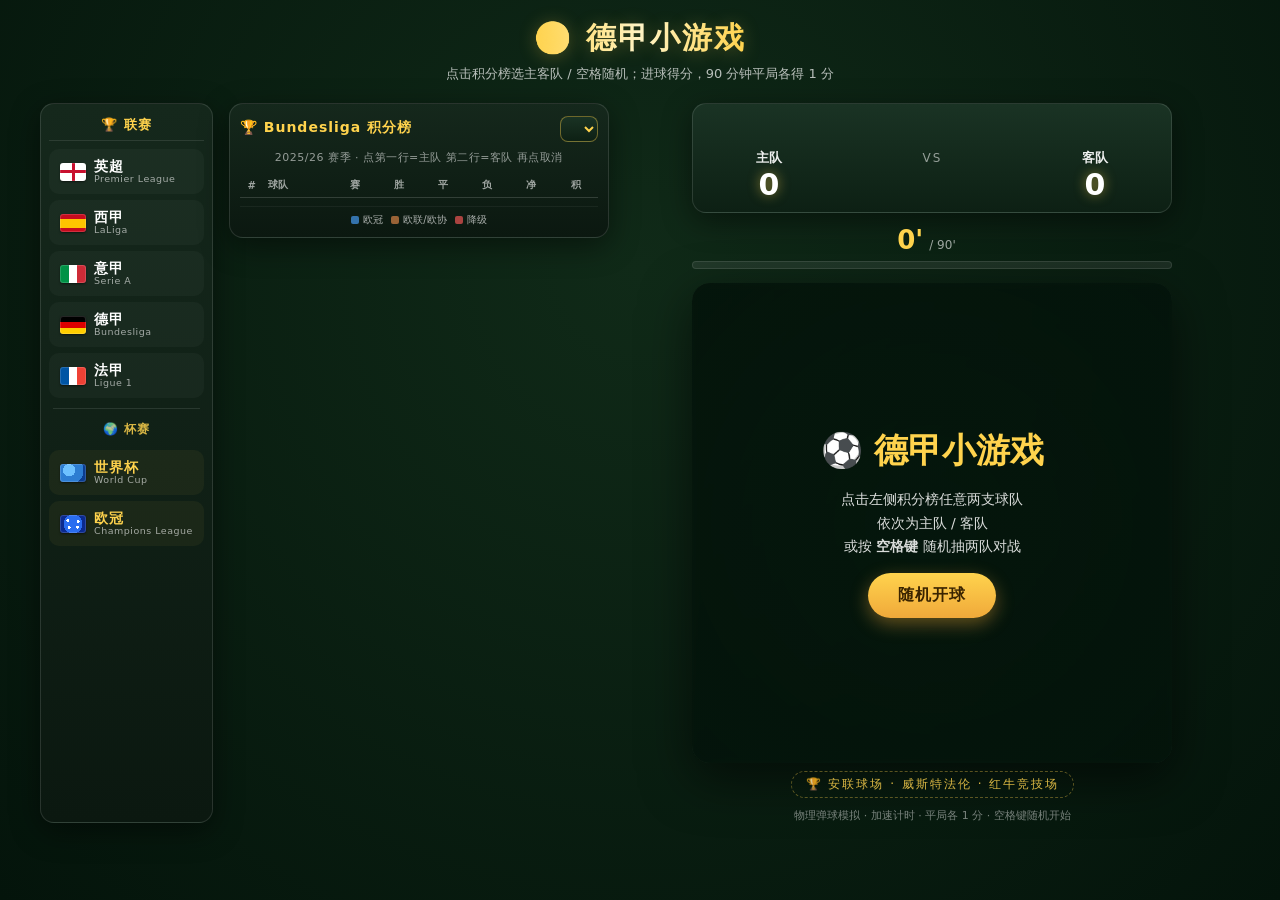
<file: germany.html>
<!DOCTYPE html>
<html lang="zh-CN">
<head>
<meta charset="UTF-8">
<meta name="viewport" content="width=device-width, initial-scale=1.0">
<title>⚽ 德甲小游戏</title>
<link rel="stylesheet" href="css/base.css">
<link rel="stylesheet" href="css/league-nav.css">
<link rel="stylesheet" href="css/standings.css">
</head>
<body>
  <h1>⚽ 德甲小游戏</h1>
  <div class="subtitle">点击积分榜选主客队 / 空格随机；进球得分，90 分钟平局各得 1 分</div>

  <div class="layout">
    <!-- 左：积分榜 -->
    <aside class="table-side">
      <div class="season-bar">
        <div class="table-head">🏆 Bundesliga 积分榜</div>
        <select id="seasonSel" class="season-select" title="选择赛季"></select>
      </div>
      <div class="table-hint" id="seasonSub">2025/26 赛季 · 点第一行=主队 第二行=客队 再点取消</div>
      <table class="stand" id="standTable">
        <thead>
          <tr>
            <th style="width:24px">#</th>
            <th class="left">球队</th>
            <th>赛</th>
            <th>胜</th>
            <th>平</th>
            <th>负</th>
            <th>净</th>
            <th>积</th>
          </tr>
        </thead>
        <tbody id="standBody"></tbody>
      </table>
      <div class="stand-legend">
        <span><i class="lg-dot" style="background:#4aa3ff"></i>欧冠</span>
        <span><i class="lg-dot" style="background:#e58a4a"></i>欧联/欧协</span>
        <span><i class="lg-dot" style="background:#ff5a5a"></i>降级</span>
      </div>
    </aside>

    <!-- 中：球场 + 记分牌 -->
    <main class="center-panel">
      <div class="scoreboard">
        <div class="team">
          <div class="flag" id="flagA"></div>
          <div class="tname" id="nameA">主队</div>
          <div class="goals" id="scoreA">0</div>
        </div>
        <div class="center">
          <div class="vs">VS</div>
        </div>
        <div class="team">
          <div class="flag" id="flagB"></div>
          <div class="tname" id="nameB">客队</div>
          <div class="goals" id="scoreB">0</div>
        </div>
      </div>

      <div class="clock-wrap">
        <div class="clock">
          <span class="min" id="clockMin">0'</span>
          <span class="lbl" id="clockMax">/ 90'</span>
          <span class="extra-tag" id="extraTag"></span>
        </div>
        <div class="progress"><i id="progressBar"></i></div>
      </div>

      <div class="pens-bar" id="pensBar" style="display:none">
        <div class="pens-row" id="pensRowA"></div>
        <div class="pens-row" id="pensRowB"></div>
      </div>

      <div class="stage">
        <canvas id="pitch" width="640" height="640"></canvas>
        <div class="goal-flash" id="goalFlash">GOAL!</div>
        <div class="overlay" id="overlay">
          <h2 id="overlayTitle">⚽ 德甲小游戏</h2>
          <div id="overlayBody" style="opacity:.85;font-size:14px;line-height:1.7">
            点击左侧积分榜任意两支球队<br>依次为主队 / 客队<br>或按 <b>空格键</b> 随机抽两队对战
          </div>
          <button class="btn" id="startBtn">随机开球</button>
        </div>
      </div>

      <div class="final-seat">🏆 安联球场 · 威斯特法伦 · 红牛竞技场</div>
      <div class="hint">物理弹球模拟 · 加速计时 · 平局各 1 分 · 空格键随机开始</div>
    </main>
  </div>

<!-- 球队元数据 + 近 5 赛季积分榜已外置到 data/germany-data.js（standings.js 读取全局 CLUBS/SEASONS/ZONE） -->
<script src="data/germany-data.js"></script>
<script src="js/engine.js"></script>
<script src="js/league-nav.js"></script>
<script src="js/standings.js"></script>
</body>
</html>
</file>
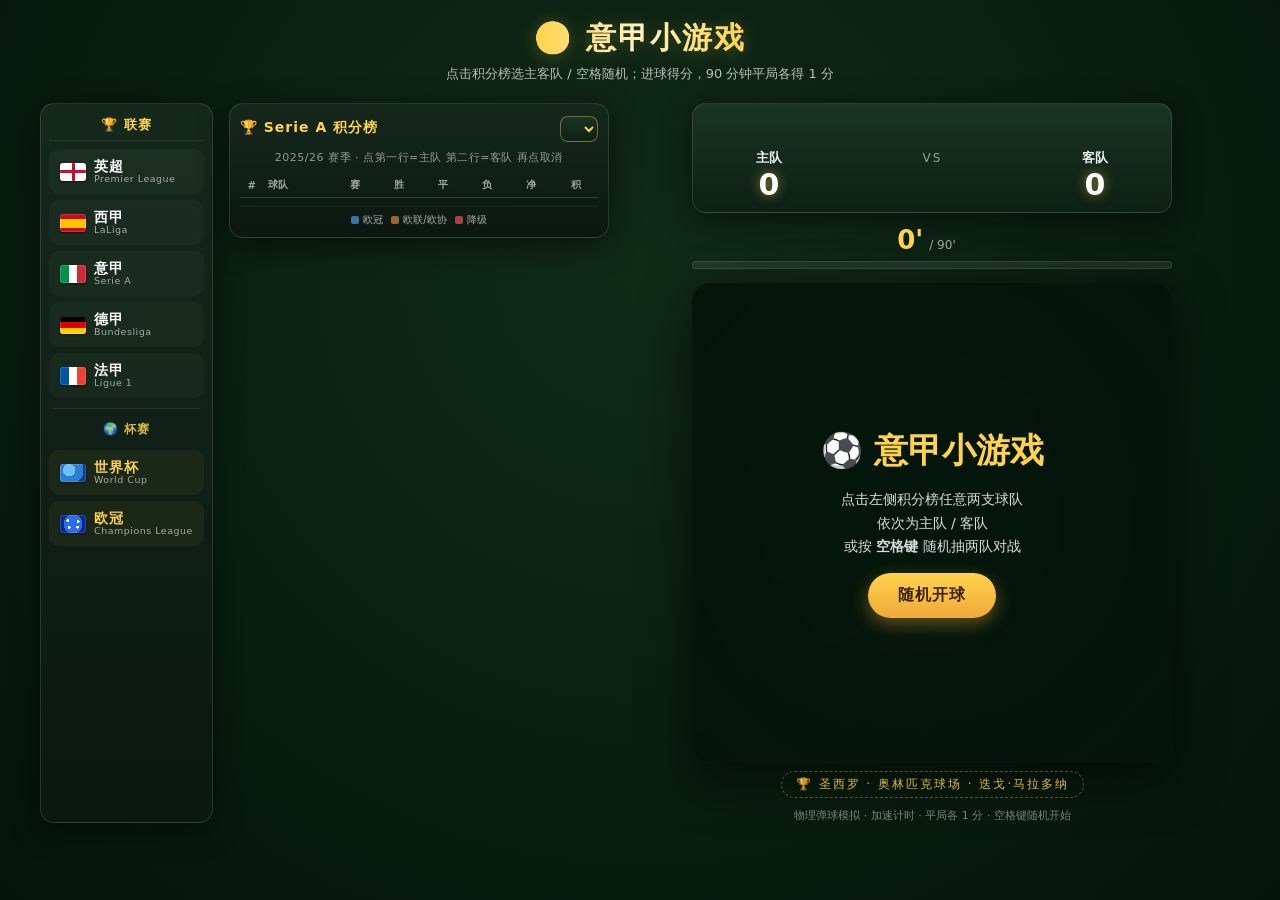
<file: italy.html>
<!DOCTYPE html>
<html lang="zh-CN">
<head>
<meta charset="UTF-8">
<meta name="viewport" content="width=device-width, initial-scale=1.0">
<title>⚽ 意甲小游戏</title>
<link rel="stylesheet" href="css/base.css">
<link rel="stylesheet" href="css/league-nav.css">
<link rel="stylesheet" href="css/standings.css">
</head>
<body>
  <h1>⚽ 意甲小游戏</h1>
  <div class="subtitle">点击积分榜选主客队 / 空格随机；进球得分，90 分钟平局各得 1 分</div>

  <div class="layout">
    <!-- 左：积分榜 -->
    <aside class="table-side">
      <div class="season-bar">
        <div class="table-head">🏆 Serie A 积分榜</div>
        <select id="seasonSel" class="season-select" title="选择赛季"></select>
      </div>
      <div class="table-hint" id="seasonSub">2025/26 赛季 · 点第一行=主队 第二行=客队 再点取消</div>
      <table class="stand" id="standTable">
        <thead>
          <tr>
            <th style="width:24px">#</th>
            <th class="left">球队</th>
            <th>赛</th>
            <th>胜</th>
            <th>平</th>
            <th>负</th>
            <th>净</th>
            <th>积</th>
          </tr>
        </thead>
        <tbody id="standBody"></tbody>
      </table>
      <div class="stand-legend">
        <span><i class="lg-dot" style="background:#4aa3ff"></i>欧冠</span>
        <span><i class="lg-dot" style="background:#e58a4a"></i>欧联/欧协</span>
        <span><i class="lg-dot" style="background:#ff5a5a"></i>降级</span>
      </div>
    </aside>

    <!-- 中：球场 + 记分牌 -->
    <main class="center-panel">
      <div class="scoreboard">
        <div class="team">
          <div class="flag" id="flagA"></div>
          <div class="tname" id="nameA">主队</div>
          <div class="goals" id="scoreA">0</div>
        </div>
        <div class="center">
          <div class="vs">VS</div>
        </div>
        <div class="team">
          <div class="flag" id="flagB"></div>
          <div class="tname" id="nameB">客队</div>
          <div class="goals" id="scoreB">0</div>
        </div>
      </div>

      <div class="clock-wrap">
        <div class="clock">
          <span class="min" id="clockMin">0'</span>
          <span class="lbl" id="clockMax">/ 90'</span>
          <span class="extra-tag" id="extraTag"></span>
        </div>
        <div class="progress"><i id="progressBar"></i></div>
      </div>

      <div class="pens-bar" id="pensBar" style="display:none">
        <div class="pens-row" id="pensRowA"></div>
        <div class="pens-row" id="pensRowB"></div>
      </div>

      <div class="stage">
        <canvas id="pitch" width="640" height="640"></canvas>
        <div class="goal-flash" id="goalFlash">GOAL!</div>
        <div class="overlay" id="overlay">
          <h2 id="overlayTitle">⚽ 意甲小游戏</h2>
          <div id="overlayBody" style="opacity:.85;font-size:14px;line-height:1.7">
            点击左侧积分榜任意两支球队<br>依次为主队 / 客队<br>或按 <b>空格键</b> 随机抽两队对战
          </div>
          <button class="btn" id="startBtn">随机开球</button>
        </div>
      </div>

      <div class="final-seat">🏆 圣西罗 · 奥林匹克球场 · 迭戈·马拉多纳</div>
      <div class="hint">物理弹球模拟 · 加速计时 · 平局各 1 分 · 空格键随机开始</div>
    </main>
  </div>

<!-- 球队元数据 + 近 5 赛季积分榜已外置到 data/italy-data.js（standings.js 读取全局 CLUBS/SEASONS/ZONE） -->
<script src="data/italy-data.js"></script>
<script src="js/engine.js"></script>
<script src="js/league-nav.js"></script>
<script src="js/standings.js"></script>
</body>
</html>
</file>
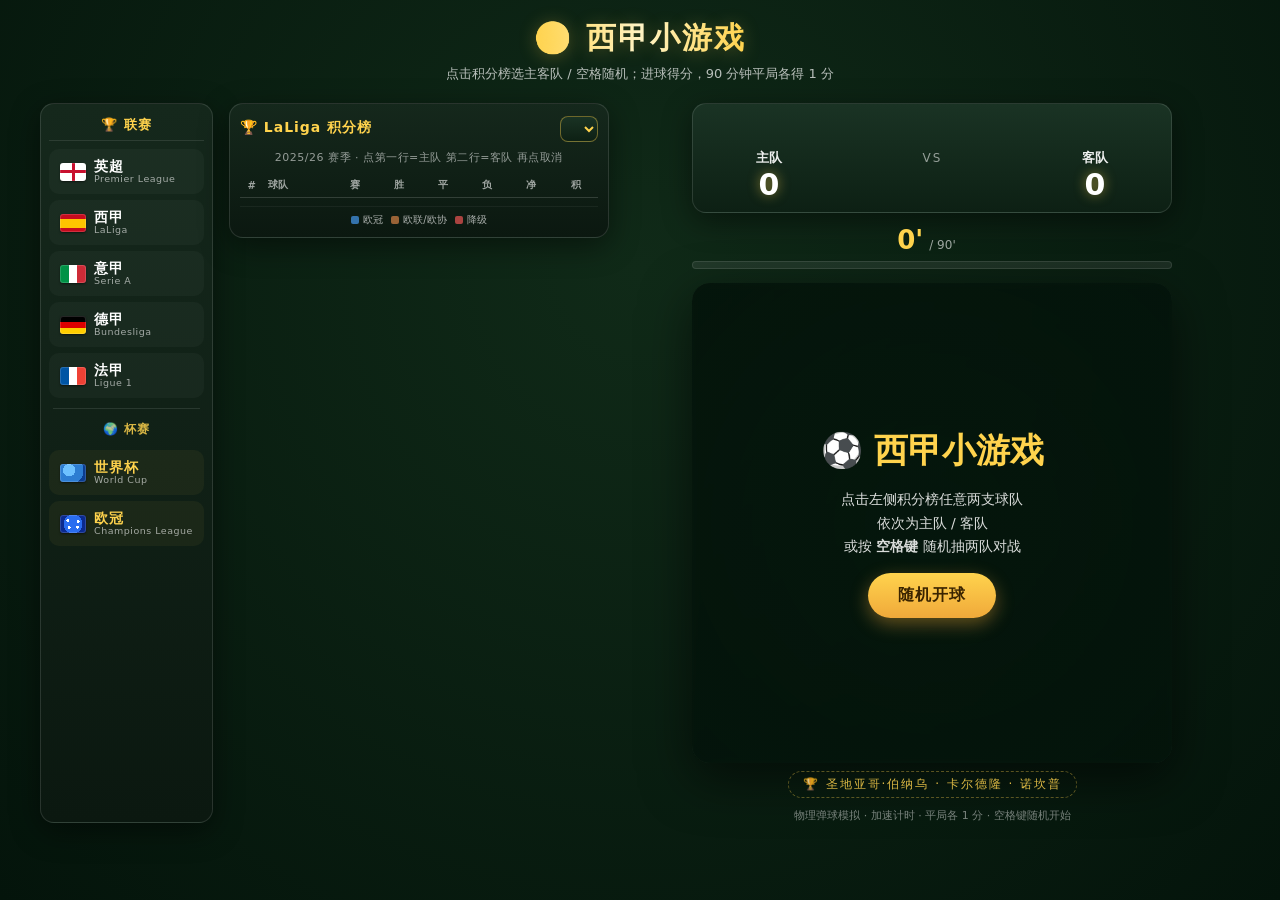
<file: spain.html>
<!DOCTYPE html>
<html lang="zh-CN">
<head>
<meta charset="UTF-8">
<meta name="viewport" content="width=device-width, initial-scale=1.0">
<title>⚽ 西甲小游戏</title>
<link rel="stylesheet" href="css/base.css">
<link rel="stylesheet" href="css/league-nav.css">
<link rel="stylesheet" href="css/standings.css">
</head>
<body>
  <h1>⚽ 西甲小游戏</h1>
  <div class="subtitle">点击积分榜选主客队 / 空格随机；进球得分，90 分钟平局各得 1 分</div>

  <div class="layout">
    <!-- 左：积分榜 -->
    <aside class="table-side">
      <div class="season-bar">
        <div class="table-head">🏆 LaLiga 积分榜</div>
        <select id="seasonSel" class="season-select" title="选择赛季"></select>
      </div>
      <div class="table-hint" id="seasonSub">2025/26 赛季 · 点第一行=主队 第二行=客队 再点取消</div>
      <table class="stand" id="standTable">
        <thead>
          <tr>
            <th style="width:24px">#</th>
            <th class="left">球队</th>
            <th>赛</th>
            <th>胜</th>
            <th>平</th>
            <th>负</th>
            <th>净</th>
            <th>积</th>
          </tr>
        </thead>
        <tbody id="standBody"></tbody>
      </table>
      <div class="stand-legend">
        <span><i class="lg-dot" style="background:#4aa3ff"></i>欧冠</span>
        <span><i class="lg-dot" style="background:#e58a4a"></i>欧联/欧协</span>
        <span><i class="lg-dot" style="background:#ff5a5a"></i>降级</span>
      </div>
    </aside>

    <!-- 中：球场 + 记分牌 -->
    <main class="center-panel">
      <div class="scoreboard">
        <div class="team">
          <div class="flag" id="flagA"></div>
          <div class="tname" id="nameA">主队</div>
          <div class="goals" id="scoreA">0</div>
        </div>
        <div class="center">
          <div class="vs">VS</div>
        </div>
        <div class="team">
          <div class="flag" id="flagB"></div>
          <div class="tname" id="nameB">客队</div>
          <div class="goals" id="scoreB">0</div>
        </div>
      </div>

      <div class="clock-wrap">
        <div class="clock">
          <span class="min" id="clockMin">0'</span>
          <span class="lbl" id="clockMax">/ 90'</span>
          <span class="extra-tag" id="extraTag"></span>
        </div>
        <div class="progress"><i id="progressBar"></i></div>
      </div>

      <div class="pens-bar" id="pensBar" style="display:none">
        <div class="pens-row" id="pensRowA"></div>
        <div class="pens-row" id="pensRowB"></div>
      </div>

      <div class="stage">
        <canvas id="pitch" width="640" height="640"></canvas>
        <div class="goal-flash" id="goalFlash">GOAL!</div>
        <div class="overlay" id="overlay">
          <h2 id="overlayTitle">⚽ 西甲小游戏</h2>
          <div id="overlayBody" style="opacity:.85;font-size:14px;line-height:1.7">
            点击左侧积分榜任意两支球队<br>依次为主队 / 客队<br>或按 <b>空格键</b> 随机抽两队对战
          </div>
          <button class="btn" id="startBtn">随机开球</button>
        </div>
      </div>

      <div class="final-seat">🏆 圣地亚哥·伯纳乌 · 卡尔德隆 · 诺坎普</div>
      <div class="hint">物理弹球模拟 · 加速计时 · 平局各 1 分 · 空格键随机开始</div>
    </main>
  </div>

<!-- 球队元数据 + 近 5 赛季积分榜已外置到 data/spain-data.js（standings.js 读取全局 CLUBS/SEASONS/ZONE） -->
<script src="data/spain-data.js"></script>
<script src="js/engine.js"></script>
<script src="js/league-nav.js"></script>
<script src="js/standings.js"></script>
</body>
</html>
</file>
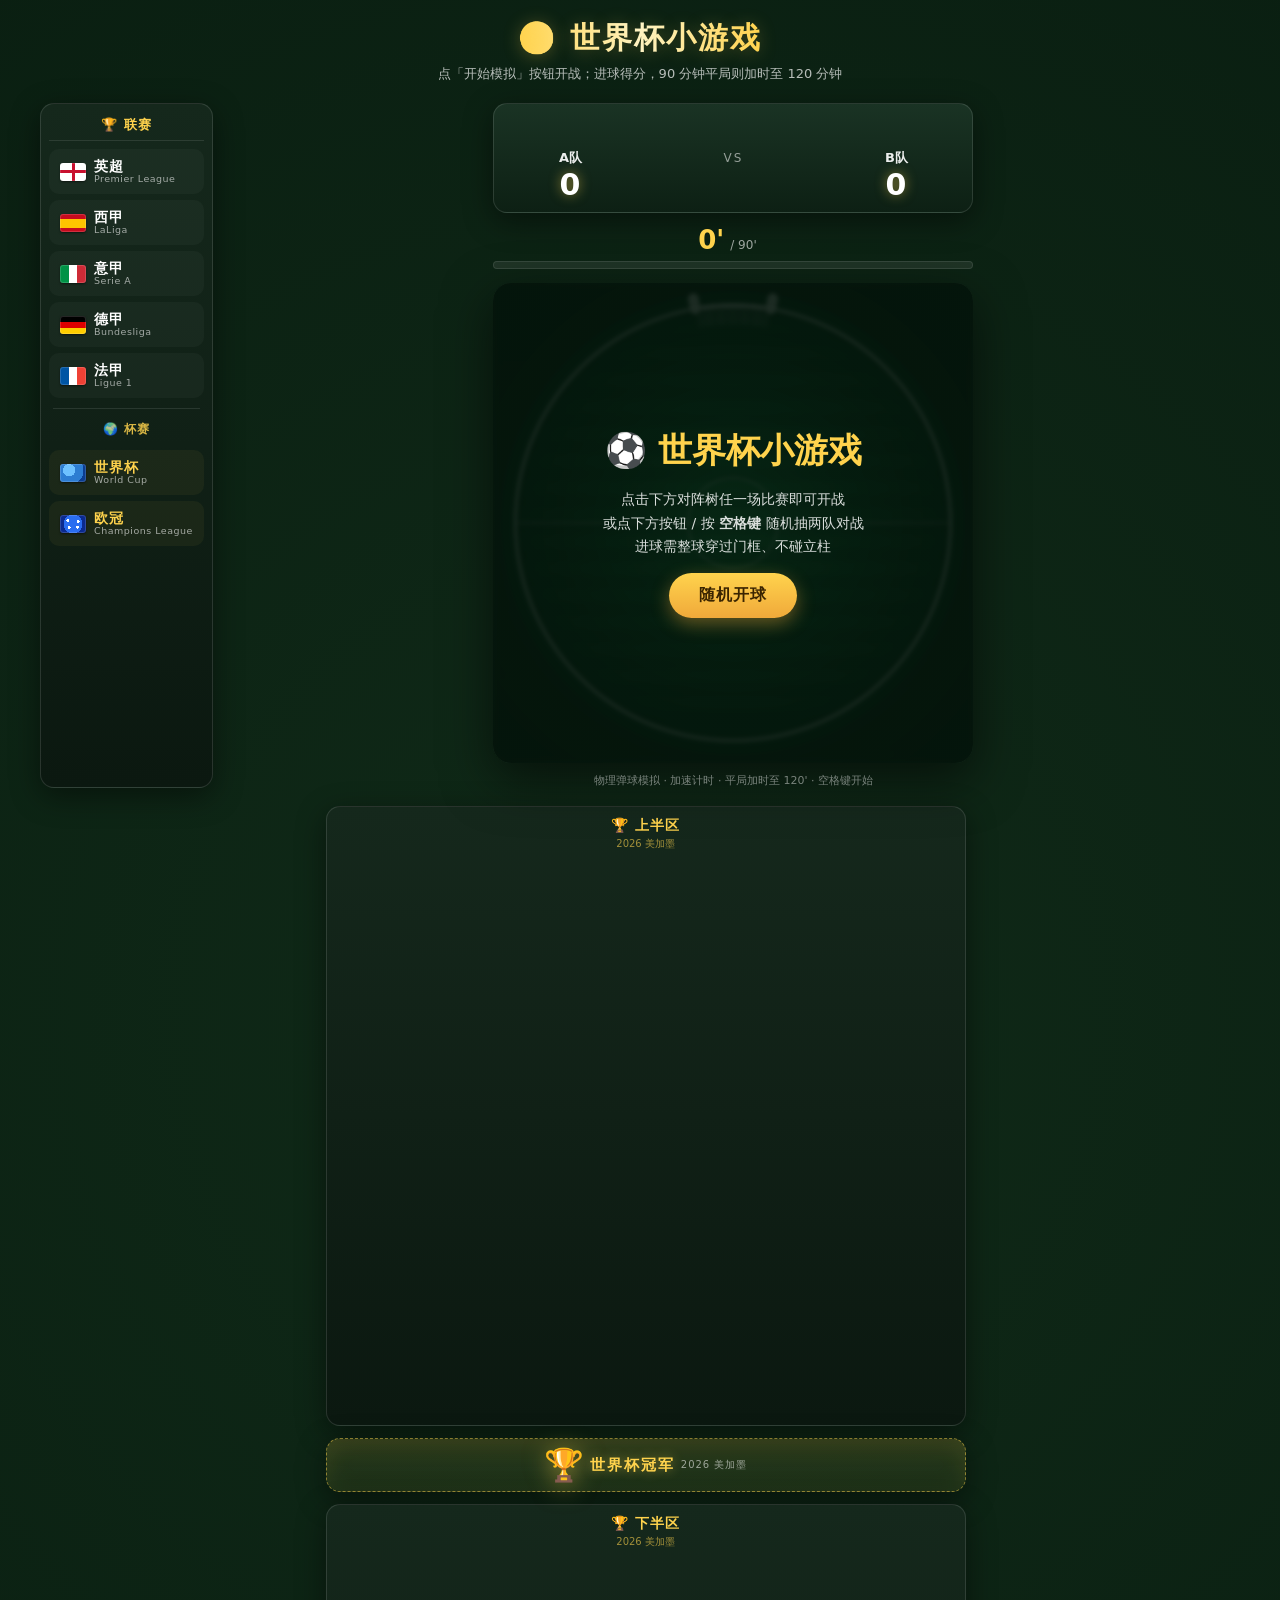
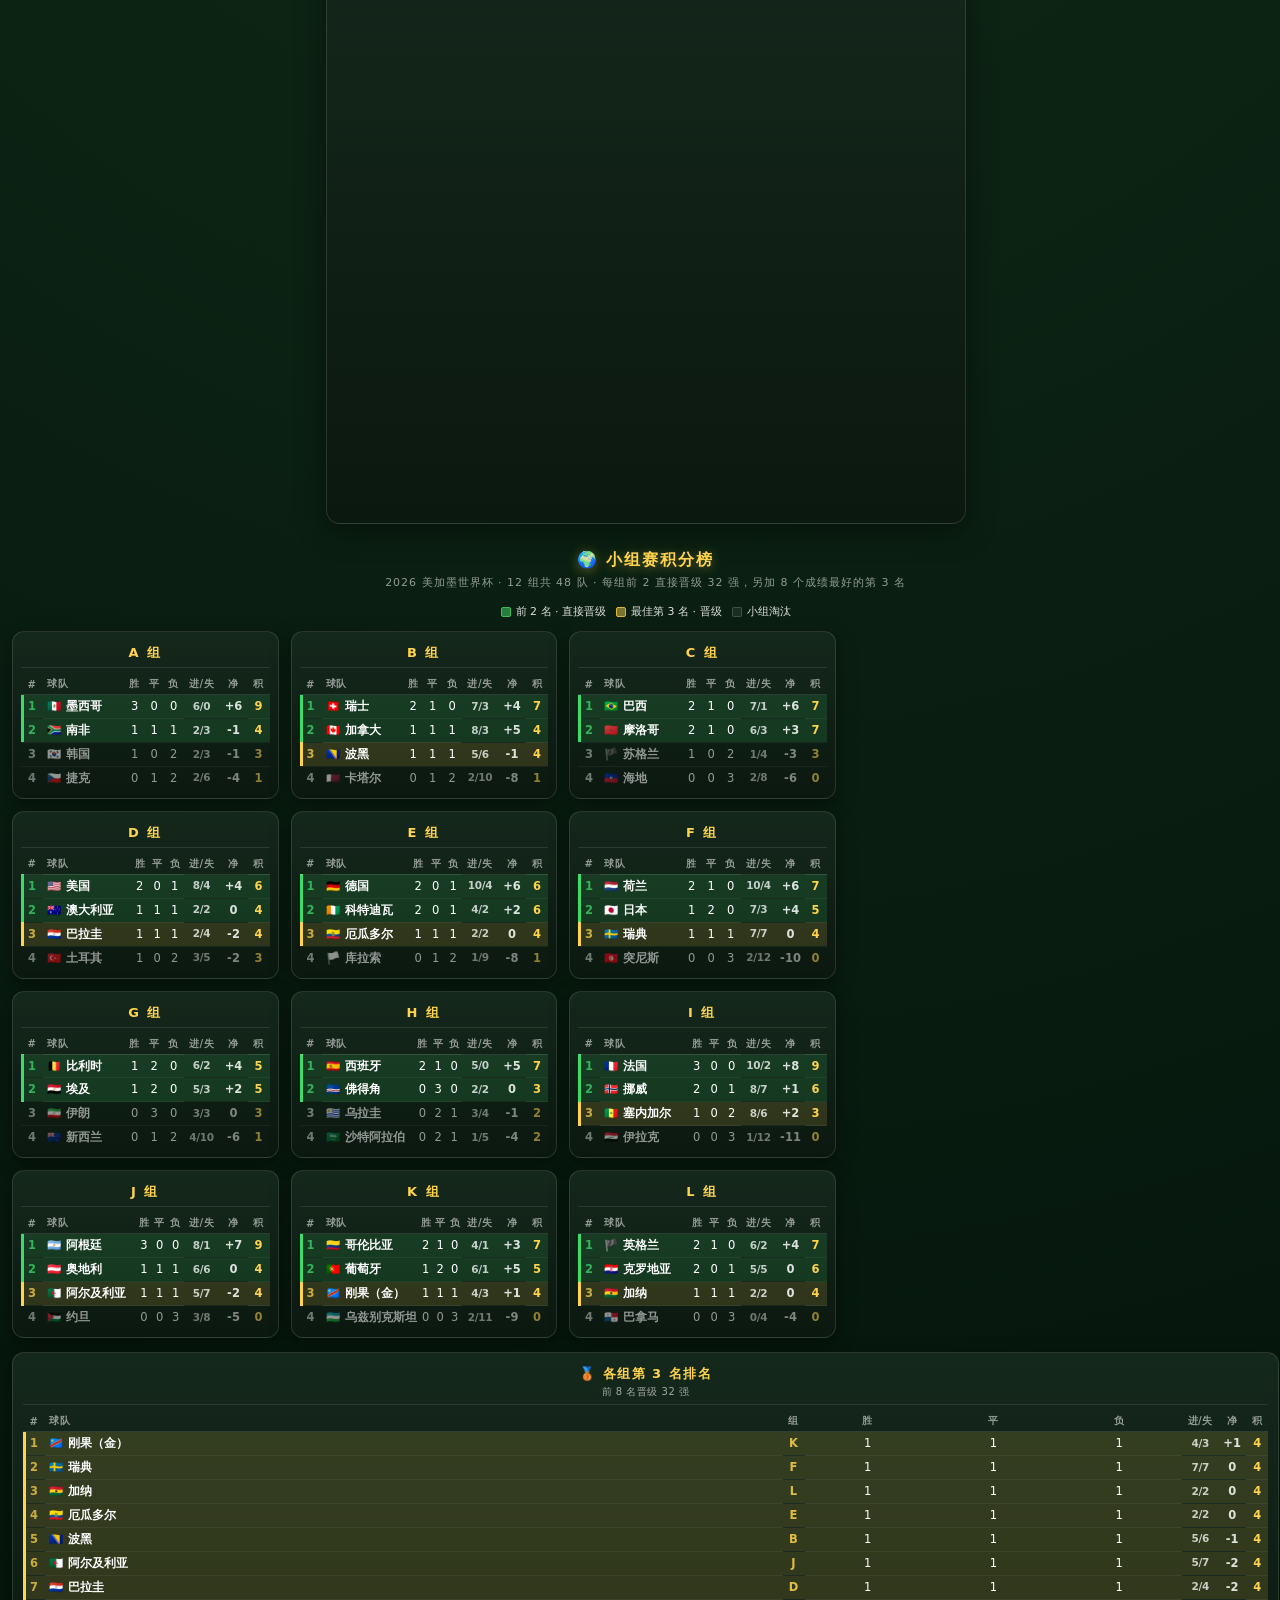
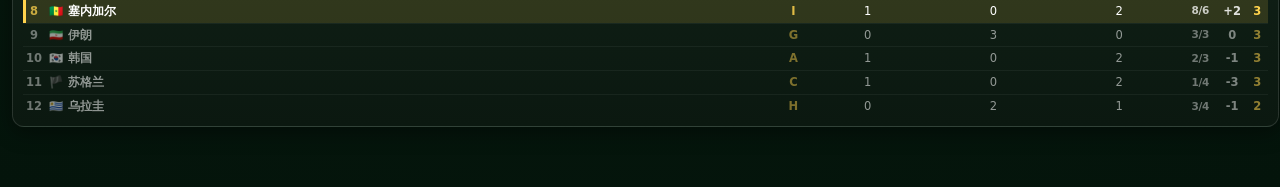
<file: worldcup.html>
<!DOCTYPE html>
<html lang="zh-CN">
<head>
<meta charset="UTF-8">
<meta name="viewport" content="width=device-width, initial-scale=1.0">
<title>⚽ 世界杯小游戏</title>
<link rel="stylesheet" href="css/base.css">
<link rel="stylesheet" href="css/league-nav.css">
<link rel="stylesheet" href="css/bracket.css">
<link rel="stylesheet" href="css/groups.css">
</head>
<body>
  <h1>⚽ 世界杯小游戏</h1>
  <div class="subtitle">点「开始模拟」按钮开战；进球得分，90 分钟平局则加时至 120 分钟</div>

  <div class="layout">
    <!-- 中：球场 + 记分牌（左侧联赛导航栏由 js/league-nav.js 注入到本 .layout 最前） -->
    <main class="center-panel">
      <div class="scoreboard">
        <div class="team">
          <div class="flag" id="flagA">🏳️</div>
          <div class="tname" id="nameA">A队</div>
          <div class="goals" id="scoreA">0</div>
        </div>
        <div class="center">
          <div class="vs">VS</div>
        </div>
        <div class="team">
          <div class="flag" id="flagB">🏳️</div>
          <div class="tname" id="nameB">B队</div>
          <div class="goals" id="scoreB">0</div>
        </div>
      </div>

      <div class="clock-wrap">
        <div class="clock">
          <span class="min" id="clockMin">0'</span>
          <span class="lbl" id="clockMax">/ 90'</span>
          <span class="extra-tag" id="extraTag"></span>
        </div>
        <div class="progress"><i id="progressBar"></i></div>
      </div>

      <div class="pens-bar" id="pensBar" style="display:none">
        <div class="pens-row" id="pensRowA"></div>
        <div class="pens-row" id="pensRowB"></div>
      </div>

      <div class="stage">
        <canvas id="pitch" width="640" height="640"></canvas>
        <div class="goal-flash" id="goalFlash">GOAL!</div>
        <div class="overlay" id="overlay">
          <h2 id="overlayTitle">⚽ 世界杯小游戏</h2>
          <div id="overlayBody" style="opacity:.85;font-size:14px;line-height:1.7">
            点击下方对阵树任一场比赛即可开战<br>或点下方按钮 / 按 <b>空格键</b> 随机抽两队对战<br>进球需整球穿过门框、不碰立柱
          </div>
          <button class="btn" id="startBtn">随机开球</button>
        </div>
      </div>

      <div class="hint">物理弹球模拟 · 加速计时 · 平局加时至 120' · 空格键开始</div>
    </main>
  </div>

  <!-- 下方：完整对阵图 上半区 | 冠军席位 | 下半区 -->
  <section class="bracket-full">
    <aside class="bracket-side">
      <div class="bracket-head">🏆 上半区
        <span class="bracket-sub">2026 美加墨</span>
      </div>
      <div class="bracket" id="bracketTop"></div>
    </aside>

    <div class="trophy-column">
      <div class="trophy-icon">🏆</div>
      <div class="trophy-title">世界杯冠军</div>
      <div class="trophy-seat">总决赛席位</div>
      <div class="trophy-sub">2026 美加墨</div>
    </div>

    <aside class="bracket-side">
      <div class="bracket-head">🏆 下半区
        <span class="bracket-sub">2026 美加墨</span>
      </div>
      <div class="bracket mirror" id="bracketBottom"></div>
    </aside>
  </section>

  <!-- 小组赛积分榜（12 组）-->
  <section class="groups-section">
    <div class="groups-title">🌍 小组赛积分榜</div>
    <div class="groups-sub">2026 美加墨世界杯 · 12 组共 48 队 · 每组前 2 直接晋级 32 强，另加 8 个成绩最好的第 3 名</div>
    <div class="groups-legend">
      <span><i class="lg-dot" style="background:rgba(61,219,106,.6);border-color:#3ddb6a"></i>前 2 名 · 直接晋级</span>
      <span><i class="lg-dot" style="background:rgba(255,211,77,.55);border-color:#ffd34d"></i>最佳第 3 名 · 晋级</span>
      <span><i class="lg-dot" style="background:rgba(255,255,255,.08)"></i>小组淘汰</span>
    </div>
    <div class="groups-body">
      <div class="groups-grid" id="groupsGrid"></div>
      <aside class="thirds-card">
        <div class="thirds-head">
          <span class="thirds-title">🥉 各组第 3 名排名</span>
          <span class="thirds-sub">前 8 名晋级 32 强</span>
        </div>
        <table class="gtable">
          <thead><tr>
            <th style="width:22px">#</th>
            <th class="left">球队</th>
            <th title="小组">组</th>
            <th title="胜">胜</th>
            <th title="平">平</th>
            <th title="负">负</th>
            <th title="进球 / 失球">进/失</th>
            <th title="净胜球">净</th>
            <th title="积分">积</th>
          </tr></thead>
          <tbody id="thirdsBody"></tbody>
        </table>
      </aside>
    </div>
  </section>

<script>
// 国家队池 + 队伍常量 + 对阵图数据（数据写死在页面；后续接服务器可改为 fetch data/*.json）
const COUNTRIES = [
    ["Brazil","br","🇧🇷"],["Argentina","ar","🇦🇷"],["France","fr","🇫🇷"],["Germany","de","🇩🇪"],
    ["Spain","es","🇪🇸"],["England","gb-eng","🏴"],["Portugal","pt","🇵🇹"],["Netherlands","nl","🇳🇱"],
    ["Belgium","be","🇧🇪"],["Croatia","hr","🇭🇷"],["Mexico","mx","🇲🇽"],["Japan","jp","🇯🇵"],
    ["USA","us","🇺🇸"],["Morocco","ma","🇲🇦"],["Senegal","sn","🇸🇳"],["Switzerland","ch","🇨🇭"],
    ["Colombia","co","🇨🇴"],["Sweden","se","🇸🇪"],["Paraguay","py","🇵🇾"],["Canada","ca","🇨🇦"],
    ["Austria","at","🇦🇹"],["Bosnia","ba","🇧🇦"],["Ivory Coast","ci","🇨🇮"],["Norway","no","🇳🇴"],
    ["Ecuador","ec","🇪🇨"],["DR Congo","cd","🇨🇩"],["Cape Verde","cv","🇨🇻"],["Egypt","eg","🇪🇬"],
    ["Algeria","dz","🇩🇿"],["Ghana","gh","🇬🇭"],["South Africa","za","🇿🇦"],["Australia","au","🇦🇺"]
  ];
const GER=["Germany","de","🇩🇪"], PAR=["Paraguay","py","🇵🇾"],
        FRA=["France","fr","🇫🇷"], SWE=["Sweden","se","🇸🇪"],
        RSA=["South Africa","za","🇿🇦"], CAN=["Canada","ca","🇨🇦"],
        NED=["Netherlands","nl","🇳🇱"], MAR=["Morocco","ma","🇲🇦"],
        POR=["Portugal","pt","🇵🇹"], CRO=["Croatia","hr","🇭🇷"],
        ESP=["Spain","es","🇪🇸"], AUT=["Austria","at","🇦🇹"],
        USA=["USA","us","🇺🇸"], BIH=["Bosnia","ba","🇧🇦"],
        BEL=["Belgium","be","🇧🇪"], SEN=["Senegal","sn","🇸🇳"],
        BRA=["Brazil","br","🇧🇷"], JPN=["Japan","jp","🇯🇵"],
        CIV=["Ivory Coast","ci","🇨🇮"], NOR=["Norway","no","🇳🇴"],
        MEX=["Mexico","mx","🇲🇽"], ECU=["Ecuador","ec","🇪🇨"],
        ENG=["England","gb-eng","🏴"], COD=["DR Congo","cd","🇨🇩"],
        ARG=["Argentina","ar","🇦🇷"], CPV=["Cape Verde","cv","🇨🇻"],
        AUS=["Australia","au","🇦🇺"], EGY=["Egypt","eg","🇪🇬"],
        SUI=["Switzerland","ch","🇨🇭"], ALG=["Algeria","dz","🇩🇿"],
        COL=["Colombia","co","🇨🇴"], GHA=["Ghana","gh","🇬🇭"];
const TBD=["待定","_tbd","❓"];
const BRACKET = {
    top:[
      // 32 强赛
      {round:"32强赛", a:GER, b:PAR, winner:"b", scoreA:1, scoreB:1, penA:3, penB:4},
      {round:"32强赛", a:FRA, b:SWE, winner:"a", scoreA:3, scoreB:0},
      {round:"32强赛", a:RSA, b:CAN, winner:"b", scoreA:0, scoreB:1},
      {round:"32强赛", a:NED, b:MAR, winner:"b", scoreA:1, scoreB:1, penA:2, penB:3},
      {round:"32强赛", a:POR, b:CRO, winner:"a", scoreA:2, scoreB:1},
      {round:"32强赛", a:ESP, b:AUT, winner:"a", scoreA:3, scoreB:0},
      {round:"32强赛", a:USA, b:BIH, winner:"a", scoreA:2, scoreB:0},
      {round:"32强赛", a:BEL, b:SEN, winner:"a", scoreA:3, scoreB:2},
      // 16 强赛（胜者占位）
      {round:"16强赛", a:PAR, b:FRA, winner:"b", scoreA:0, scoreB:1},   // 巴拉圭 vs 法国（法国晋级）
      {round:"16强赛", a:CAN, b:MAR, winner:"b", scoreA:0, scoreB:3},   // 加拿大 vs 摩洛哥（摩洛哥晋级）
      {round:"16强赛", a:POR, b:ESP, winner:"b", scoreA:0, scoreB:1},   // 葡萄牙 vs 西班牙（西班牙晋级）
      {round:"16强赛", a:USA, b:BEL, winner:"b", scoreA:1, scoreB:4},   // 美国 vs 比利时（比利时晋级）
      // 1/4 决赛
      {round:"1/4决赛", a:FRA, b:MAR, winner:"a", scoreA:2, scoreB:0},   // 法国 2-0 摩洛哥（法国晋级）
      {round:"1/4决赛", a:ESP, b:BEL, winner:"a", scoreA:2, scoreB:1},   // 西班牙 2-1 比利时（西班牙晋级）
      // 半决赛
      {round:"半决赛", a:FRA, b:ESP, winner:null}
    ],
    bottom:[
      // 32 强赛
      {round:"32强赛", a:BRA, b:JPN, winner:"a", scoreA:2, scoreB:1},
      {round:"32强赛", a:CIV, b:NOR, winner:"b", scoreA:1, scoreB:2},
      {round:"32强赛", a:MEX, b:ECU, winner:"a", scoreA:2, scoreB:0},
      {round:"32强赛", a:ENG, b:COD, winner:"a", scoreA:2, scoreB:1},
      {round:"32强赛", a:ARG, b:CPV, winner:"a", scoreA:3, scoreB:2},
      {round:"32强赛", a:AUS, b:EGY, winner:"b", scoreA:1, scoreB:1, penA:2, penB:4},
      {round:"32强赛", a:SUI, b:ALG, winner:"a", scoreA:2, scoreB:0},
      {round:"32强赛", a:COL, b:GHA, winner:"a", scoreA:1, scoreB:0},
      // 16 强赛
      {round:"16强赛", a:BRA, b:NOR, winner:"b", scoreA:1, scoreB:2},   // 巴西 vs 挪威（挪威晋级）
      {round:"16强赛", a:MEX, b:ENG, winner:"b", scoreA:2, scoreB:3},   // 墨西哥 vs 英格兰（英格兰晋级）
      {round:"16强赛", a:ARG, b:EGY, winner:"a", scoreA:3, scoreB:2},   // 阿根廷 vs 埃及（阿根廷晋级）
      {round:"16强赛", a:SUI, b:COL, winner:"a", scoreA:0, scoreB:0, penA:4, penB:3},   // 瑞士 vs 哥伦比亚（瑞士点球晋级）
      // 1/4 决赛
      {round:"1/4决赛", a:NOR, b:ENG, winner:"b", scoreA:1, scoreB:2},   // 挪威 vs 英格兰（英格兰晋级）
      {round:"1/4决赛", a:ARG, b:SUI, winner:null},   // 阿根廷(已晋级) vs 瑞士(已晋级)
      // 半决赛
      {round:"半决赛", a:ENG, b:TBD, winner:null}
    ]
  };
const NAME_ZH = {
    de:"德国",py:"巴拉圭",fr:"法国",se:"瑞典",za:"南非",ca:"加拿大",
    nl:"荷兰",ma:"摩洛哥",pt:"葡萄牙",hr:"克罗地亚",es:"西班牙",at:"奥地利",
    us:"美国",ba:"波黑",be:"比利时",sn:"塞内加尔",br:"巴西",jp:"日本",
    ci:"科特迪瓦",no:"挪威",mx:"墨西哥",ec:"厄瓜多尔","gb-eng":"英格兰",
    cd:"刚果（金）",ar:"阿根廷",cv:"佛得角",au:"澳大利亚",eg:"埃及",
    ch:"瑞士",dz:"阿尔及利亚",co:"哥伦比亚",gh:"加纳"
  };
</script>
<script src="js/engine.js"></script>
<script src="js/league-nav.js"></script>
<script src="js/bracket.js"></script>
<script src="js/groups.js"></script>
</body>
</html>
</file>
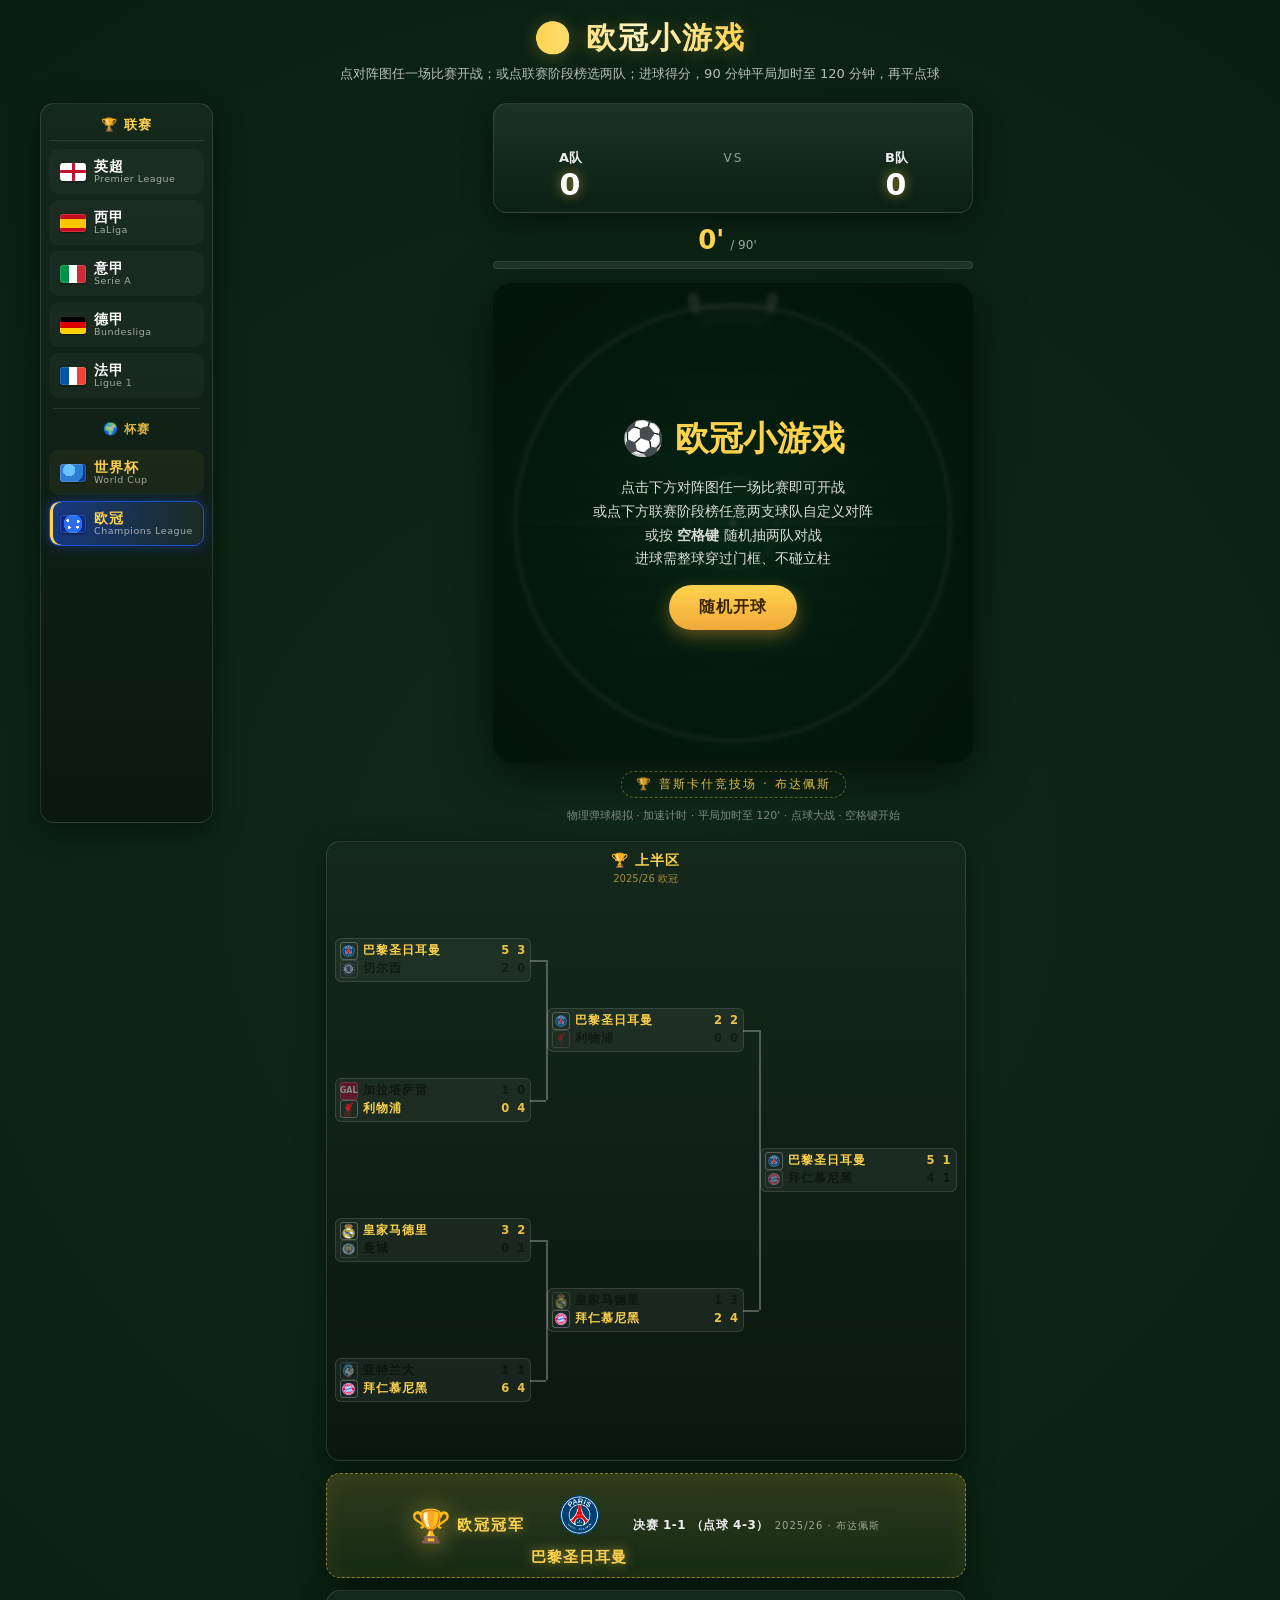
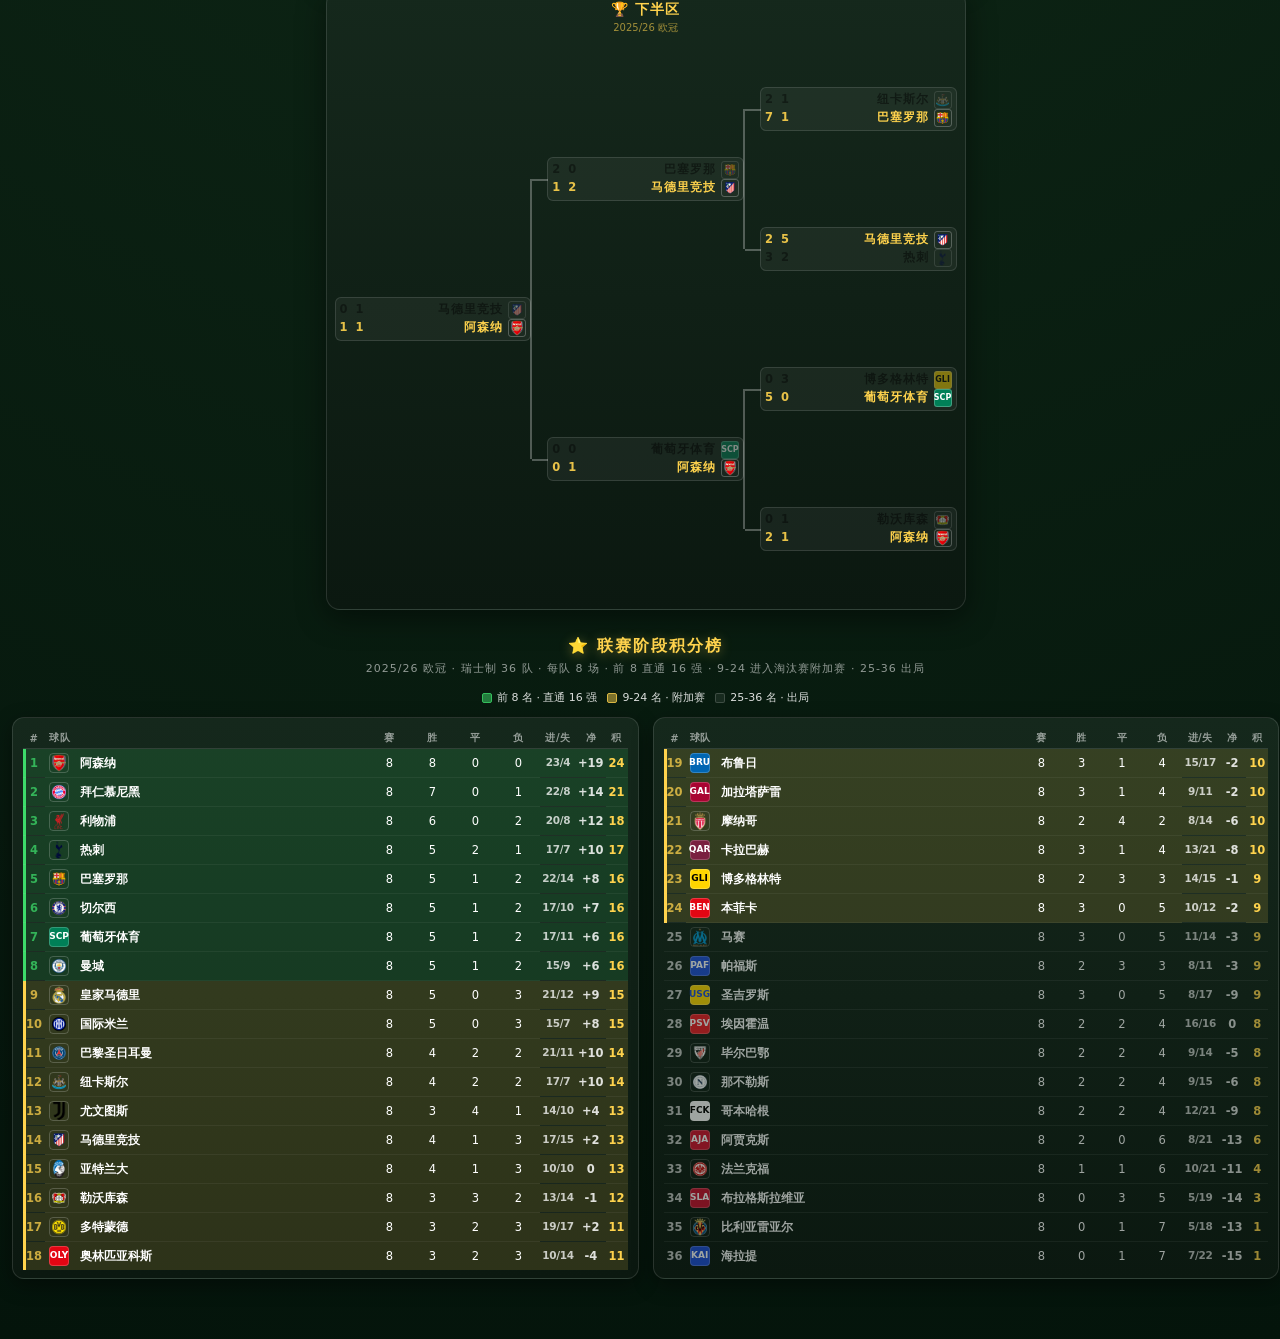
<file: cups/ucl.html>
<!DOCTYPE html>
<html lang="zh-CN">
<head>
<meta charset="UTF-8">
<meta name="viewport" content="width=device-width, initial-scale=1.0">
<title>⚽ 欧冠小游戏</title>
<link rel="stylesheet" href="../css/base.css">
<link rel="stylesheet" href="../css/league-nav.css">
<link rel="stylesheet" href="../css/bracket.css">
<link rel="stylesheet" href="../css/groups.css">
<link rel="stylesheet" href="../css/ucl.css">
</head>
<body>
  <h1>⚽ 欧冠小游戏</h1>
  <div class="subtitle">点对阵图任一场比赛开战；或点联赛阶段榜选两队；进球得分，90 分钟平局加时至 120 分钟，再平点球</div>

  <div class="layout">
    <!-- 中：球场 + 记分牌（左侧联赛导航栏由 js/league-nav.js 注入到本 .layout 最前）-->
    <main class="center-panel">
      <div class="scoreboard">
        <div class="team">
          <div class="flag" id="flagA">🏳️</div>
          <div class="tname" id="nameA">A队</div>
          <div class="goals" id="scoreA">0</div>
        </div>
        <div class="center">
          <div class="vs">VS</div>
        </div>
        <div class="team">
          <div class="flag" id="flagB">🏳️</div>
          <div class="tname" id="nameB">B队</div>
          <div class="goals" id="scoreB">0</div>
        </div>
      </div>

      <div class="clock-wrap">
        <div class="clock">
          <span class="min" id="clockMin">0'</span>
          <span class="lbl" id="clockMax">/ 90'</span>
          <span class="extra-tag" id="extraTag"></span>
        </div>
        <div class="progress"><i id="progressBar"></i></div>
      </div>

      <div class="pens-bar" id="pensBar" style="display:none">
        <div class="pens-row" id="pensRowA"></div>
        <div class="pens-row" id="pensRowB"></div>
      </div>

      <div class="stage">
        <canvas id="pitch" width="640" height="640"></canvas>
        <div class="goal-flash" id="goalFlash">GOAL!</div>
        <div class="overlay" id="overlay">
          <h2 id="overlayTitle">⚽ 欧冠小游戏</h2>
          <div id="overlayBody" style="opacity:.85;font-size:14px;line-height:1.7">
            点击下方对阵图任一场比赛即可开战<br>或点下方联赛阶段榜任意两支球队自定义对阵<br>或按 <b>空格键</b> 随机抽两队对战<br>进球需整球穿过门框、不碰立柱
          </div>
          <button class="btn" id="startBtn">随机开球</button>
        </div>
      </div>

      <div class="final-seat">🏆 普斯卡什竞技场 · 布达佩斯</div>
      <div class="hint">物理弹球模拟 · 加速计时 · 平局加时至 120' · 点球大战 · 空格键开始</div>
    </main>
  </div>

  <!-- 下方：完整对阵图 上半区 | 冠军席位 | 下半区 -->
  <section class="bracket-full">
    <aside class="bracket-side">
      <div class="bracket-head">🏆 上半区
        <span class="bracket-sub">2025/26 欧冠</span>
      </div>
      <div class="bracket" id="bracketTop"></div>
    </aside>

    <div class="trophy-column">
      <div class="trophy-icon">🏆</div>
      <div class="trophy-title">欧冠冠军</div>
      <div id="trophyChamp" class="trophy-champ"></div>
      <div id="trophyScore" class="trophy-score"></div>
      <div class="trophy-sub">2025/26 · 布达佩斯</div>
    </div>

    <aside class="bracket-side">
      <div class="bracket-head">🏆 下半区
        <span class="bracket-sub">2025/26 欧冠</span>
      </div>
      <div class="bracket mirror" id="bracketBottom"></div>
    </aside>
  </section>

  <!-- 联赛阶段积分榜（瑞士制 36 队单表）-->
  <section class="groups-section">
    <div class="groups-title">⭐ 联赛阶段积分榜</div>
    <div class="groups-sub">2025/26 欧冠 · 瑞士制 36 队 · 每队 8 场 · 前 8 直通 16 强 · 9-24 进入淘汰赛附加赛 · 25-36 出局</div>
    <div class="groups-legend">
      <span><i class="lg-dot" style="background:rgba(61,219,106,.6);border-color:#3ddb6a"></i>前 8 名 · 直通 16 强</span>
      <span><i class="lg-dot" style="background:rgba(255,211,77,.55);border-color:#ffd34d"></i>9-24 名 · 附加赛</span>
      <span><i class="lg-dot" style="background:rgba(255,255,255,.08)"></i>25-36 名 · 出局</span>
    </div>
    <div class="league-body">
      <div class="league-table" id="leagueA"></div>
      <div class="league-table" id="leagueB"></div>
    </div>
  </section>

<script>
// 36 队元数据 + 淘汰赛对阵 + 联赛阶段榜（数据写死在页面；源自 2025/26 欧冠真实赛果）
// 字段：short 英文名 · zh 中文名 · c1 主色 · c2 副色 · abbr 队徽缩写
const CLUBS = {
    ars:{short:"Arsenal",         zh:"阿森纳",       c1:"#ef0107", c2:"#ffffff", abbr:"ARS"},
    bay:{short:"Bayern München",  zh:"拜仁慕尼黑",   c1:"#dc052d", c2:"#ffffff", abbr:"BAY"},
    liv:{short:"Liverpool",       zh:"利物浦",       c1:"#c8102e", c2:"#ffffff", abbr:"LIV"},
    tot:{short:"Tottenham",       zh:"热刺",         c1:"#132257", c2:"#ffffff", abbr:"TOT"},
    bar:{short:"Barcelona",       zh:"巴塞罗那",     c1:"#a50044", c2:"#004d98", abbr:"BAR"},
    che:{short:"Chelsea",         zh:"切尔西",       c1:"#034694", c2:"#ffffff", abbr:"CHE"},
    spo:{short:"Sporting CP",     zh:"葡萄牙体育",   c1:"#008057", c2:"#ffffff", abbr:"SCP"},
    mci:{short:"Man City",        zh:"曼城",         c1:"#6cabdd", c2:"#ffffff", abbr:"MCI"},
    rma:{short:"Real Madrid",     zh:"皇家马德里",   c1:"#ffffff", c2:"#00529f", abbr:"RMA"},
    int:{short:"Inter",          zh:"国际米兰",     c1:"#0068a8", c2:"#ffffff", abbr:"INT"},
    psg:{short:"Paris SG",       zh:"巴黎圣日耳曼", c1:"#004170", c2:"#da291c", abbr:"PSG"},
    new:{short:"Newcastle",      zh:"纽卡斯尔",     c1:"#1a1a1a", c2:"#ffffff", abbr:"NEW"},
    juv:{short:"Juventus",       zh:"尤文图斯",     c1:"#1a1a1a", c2:"#ffffff", abbr:"JUV"},
    atm:{short:"Atlético",       zh:"马德里竞技",   c1:"#cb3524", c2:"#ffffff", abbr:"ATM"},
    ata:{short:"Atalanta",       zh:"亚特兰大",     c1:"#1e71b8", c2:"#ffffff", abbr:"ATA"},
    lev:{short:"Leverkusen",     zh:"勒沃库森",     c1:"#e32219", c2:"#000000", abbr:"LEV"},
    bvb:{short:"Dortmund",        zh:"多特蒙德",     c1:"#fde100", c2:"#000000", abbr:"BVB"},
    oly:{short:"Olympiacos",     zh:"奥林匹亚科斯", c1:"#e30613", c2:"#ffffff", abbr:"OLY"},
    bru:{short:"Club Brugge",    zh:"布鲁日",       c1:"#0066b3", c2:"#ffffff", abbr:"BRU"},
    gal:{short:"Galatasaray",    zh:"加拉塔萨雷",   c1:"#a90432", c2:"#fbb800", abbr:"GAL"},
    mon:{short:"Monaco",         zh:"摩纳哥",       c1:"#e30613", c2:"#ffffff", abbr:"ASM"},
    qar:{short:"Qarabağ",        zh:"卡拉巴赫",     c1:"#7a2040", c2:"#ffffff", abbr:"QAR"},
    gli:{short:"Bodø/Glimt",     zh:"博多格林特",   c1:"#ffd500", c2:"#000000", abbr:"GLI"},
    ben:{short:"Benfica",        zh:"本菲卡",       c1:"#e30613", c2:"#ffffff", abbr:"BEN"},
    mar:{short:"Marseille",      zh:"马赛",         c1:"#2faee0", c2:"#ffffff", abbr:"OM"},
    paf:{short:"Pafos",          zh:"帕福斯",       c1:"#1d4ed8", c2:"#ffffff", abbr:"PAF"},
    usg:{short:"Union SG",       zh:"圣吉罗斯",     c1:"#ffd700", c2:"#1d4ed8", abbr:"USG"},
    psv:{short:"PSV",            zh:"埃因霍温",     c1:"#ed1c24", c2:"#ffffff", abbr:"PSV"},
    ath:{short:"Athletic",       zh:"毕尔巴鄂",     c1:"#ee2523", c2:"#ffffff", abbr:"ATH"},
    nap:{short:"Napoli",         zh:"那不勒斯",     c1:"#1d9bf0", c2:"#ffffff", abbr:"NAP"},
    fck:{short:"Copenhagen",     zh:"哥本哈根",     c1:"#ffffff", c2:"#000000", abbr:"FCK"},
    aja:{short:"Ajax",           zh:"阿贾克斯",     c1:"#d2122e", c2:"#ffffff", abbr:"AJA"},
    fra:{short:"Eintracht",      zh:"法兰克福",     c1:"#1a1a1a", c2:"#e1000f", abbr:"FRA"},
    sla:{short:"Slavia Praha",   zh:"布拉格斯拉维亚",c1:"#c8102e",c2:"#ffffff", abbr:"SLA"},
    vil:{short:"Villarreal",     zh:"比利亚雷亚尔", c1:"#ffe667", c2:"#005187", abbr:"VIL"},
    kai:{short:"Kairat",         zh:"海拉提",       c1:"#1d4ed8", c2:"#ffd700", abbr:"KAI"}
  };

// 淘汰赛对阵（s1A/s1B = 首回合比分；s2A/s2B = 次回合比分；决赛为单场 scoreA/scoreB；legs = 中文明细 tooltip）
const BRACKET = {
    top:[
      // 16 强赛
      {round:"16强赛", a:CLUBS.psg, b:CLUBS.che, winner:"a", s1A:5,s1B:2, s2A:3,s2B:0, legs:"巴黎 5-2 切尔西 · 次回合 巴黎 3-0 切尔西"},
      {round:"16强赛", a:CLUBS.gal, b:CLUBS.liv, winner:"b", s1A:1,s1B:0, s2A:0,s2B:4, legs:"加拉塔 1-0 利物浦 · 次回合 加拉塔 0-4 利物浦"},
      {round:"16强赛", a:CLUBS.rma, b:CLUBS.mci, winner:"a", s1A:3,s1B:0, s2A:2,s2B:1, legs:"皇马 3-0 曼城 · 次回合 皇马 2-1 曼城"},
      {round:"16强赛", a:CLUBS.ata, b:CLUBS.bay, winner:"b", s1A:1,s1B:6, s2A:1,s2B:4, legs:"亚特兰大 1-6 拜仁 · 次回合 亚特兰大 1-4 拜仁"},
      // 1/4 决赛
      {round:"1/4决赛", a:CLUBS.psg, b:CLUBS.liv, winner:"a", s1A:2,s1B:0, s2A:2,s2B:0, legs:"巴黎 2-0 利物浦 · 次回合 巴黎 2-0 利物浦"},
      {round:"1/4决赛", a:CLUBS.rma, b:CLUBS.bay, winner:"b", s1A:1,s1B:2, s2A:3,s2B:4, legs:"皇马 1-2 拜仁 · 次回合 皇马 3-4 拜仁"},
      // 半决赛
      {round:"半决赛", a:CLUBS.psg, b:CLUBS.bay, winner:"a", s1A:5,s1B:4, s2A:1,s2B:1, legs:"巴黎 5-4 拜仁 · 次回合 巴黎 1-1 拜仁"}
    ],
    bottom:[
      // 16 强赛
      {round:"16强赛", a:CLUBS.new, b:CLUBS.bar, winner:"b", s1A:1,s1B:1, s2A:2,s2B:7, legs:"纽卡 1-1 巴萨 · 次回合 纽卡 2-7 巴萨"},
      {round:"16强赛", a:CLUBS.atm, b:CLUBS.tot, winner:"a", s1A:5,s1B:2, s2A:2,s2B:3, legs:"马竞 5-2 热刺 · 次回合 马竞 2-3 热刺"},
      {round:"16强赛", a:CLUBS.gli, b:CLUBS.spo, winner:"b", s1A:3,s1B:0, s2A:0,s2B:5, legs:"博多 3-0 葡体 · 次回合 博多 0-5 葡体(加时)"},
      {round:"16强赛", a:CLUBS.lev, b:CLUBS.ars, winner:"b", s1A:1,s1B:1, s2A:0,s2B:2, legs:"勒沃 1-1 阿森纳 · 次回合 勒沃 0-2 阿森纳"},
      // 1/4 决赛
      {round:"1/4决赛", a:CLUBS.bar, b:CLUBS.atm, winner:"b", s1A:0,s1B:2, s2A:2,s2B:1, legs:"巴萨 0-2 马竞 · 次回合 巴萨 2-1 马竞"},
      {round:"1/4决赛", a:CLUBS.spo, b:CLUBS.ars, winner:"b", s1A:0,s1B:1, s2A:0,s2B:0, legs:"葡体 0-1 阿森纳 · 次回合 葡体 0-0 阿森纳"},
      // 半决赛
      {round:"半决赛", a:CLUBS.atm, b:CLUBS.ars, winner:"b", s1A:1,s1B:1, s2A:0,s2B:1, legs:"马竞 1-1 阿森纳 · 次回合 马竞 0-1 阿森纳"}
    ]
  };

// 决赛 + 冠军（2026.05.30 普斯卡什竞技场：巴黎 1-1 阿森纳，点球 4-3，巴黎卫冕）
const FINAL = {a:CLUBS.psg, b:CLUBS.ars, winner:"a", scoreA:1, scoreB:1, penA:4, penB:3};
const CHAMP = CLUBS.psg;

// 联赛阶段 36 队最终排名（每队 8 场；zone: r16=前8直通 po=9-24附加赛 out=25-36出局）
const LEAGUE = [
    {code:"ars",pld:8,w:8,d:0,l:0,gf:23,ga:4, pts:24, zone:"r16"},
    {code:"bay",pld:8,w:7,d:0,l:1,gf:22,ga:8, pts:21, zone:"r16"},
    {code:"liv",pld:8,w:6,d:0,l:2,gf:20,ga:8, pts:18, zone:"r16"},
    {code:"tot",pld:8,w:5,d:2,l:1,gf:17,ga:7, pts:17, zone:"r16"},
    {code:"bar",pld:8,w:5,d:1,l:2,gf:22,ga:14,pts:16, zone:"r16"},
    {code:"che",pld:8,w:5,d:1,l:2,gf:17,ga:10,pts:16, zone:"r16"},
    {code:"spo",pld:8,w:5,d:1,l:2,gf:17,ga:11,pts:16, zone:"r16"},
    {code:"mci",pld:8,w:5,d:1,l:2,gf:15,ga:9, pts:16, zone:"r16"},
    {code:"rma",pld:8,w:5,d:0,l:3,gf:21,ga:12,pts:15, zone:"po"},
    {code:"int",pld:8,w:5,d:0,l:3,gf:15,ga:7, pts:15, zone:"po"},
    {code:"psg",pld:8,w:4,d:2,l:2,gf:21,ga:11,pts:14, zone:"po"},
    {code:"new",pld:8,w:4,d:2,l:2,gf:17,ga:7, pts:14, zone:"po"},
    {code:"juv",pld:8,w:3,d:4,l:1,gf:14,ga:10,pts:13, zone:"po"},
    {code:"atm",pld:8,w:4,d:1,l:3,gf:17,ga:15,pts:13, zone:"po"},
    {code:"ata",pld:8,w:4,d:1,l:3,gf:10,ga:10,pts:13, zone:"po"},
    {code:"lev",pld:8,w:3,d:3,l:2,gf:13,ga:14,pts:12, zone:"po"},
    {code:"bvb",pld:8,w:3,d:2,l:3,gf:19,ga:17,pts:11, zone:"po"},
    {code:"oly",pld:8,w:3,d:2,l:3,gf:10,ga:14,pts:11, zone:"po"},
    {code:"bru",pld:8,w:3,d:1,l:4,gf:15,ga:17,pts:10, zone:"po"},
    {code:"gal",pld:8,w:3,d:1,l:4,gf:9, ga:11,pts:10, zone:"po"},
    {code:"mon",pld:8,w:2,d:4,l:2,gf:8, ga:14,pts:10, zone:"po"},
    {code:"qar",pld:8,w:3,d:1,l:4,gf:13,ga:21,pts:10, zone:"po"},
    {code:"gli",pld:8,w:2,d:3,l:3,gf:14,ga:15,pts:9,  zone:"po"},
    {code:"ben",pld:8,w:3,d:0,l:5,gf:10,ga:12,pts:9,  zone:"po"},
    {code:"mar",pld:8,w:3,d:0,l:5,gf:11,ga:14,pts:9,  zone:"out"},
    {code:"paf",pld:8,w:2,d:3,l:3,gf:8, ga:11,pts:9,  zone:"out"},
    {code:"usg",pld:8,w:3,d:0,l:5,gf:8, ga:17,pts:9,  zone:"out"},
    {code:"psv",pld:8,w:2,d:2,l:4,gf:16,ga:16,pts:8,  zone:"out"},
    {code:"ath",pld:8,w:2,d:2,l:4,gf:9, ga:14,pts:8,  zone:"out"},
    {code:"nap",pld:8,w:2,d:2,l:4,gf:9, ga:15,pts:8,  zone:"out"},
    {code:"fck",pld:8,w:2,d:2,l:4,gf:12,ga:21,pts:8,  zone:"out"},
    {code:"aja",pld:8,w:2,d:0,l:6,gf:8, ga:21,pts:6,  zone:"out"},
    {code:"fra",pld:8,w:1,d:1,l:6,gf:10,ga:21,pts:4,  zone:"out"},
    {code:"sla",pld:8,w:0,d:3,l:5,gf:5, ga:19,pts:3,  zone:"out"},
    {code:"vil",pld:8,w:0,d:1,l:7,gf:5, ga:18,pts:1,  zone:"out"},
    {code:"kai",pld:8,w:0,d:1,l:7,gf:7, ga:22,pts:1,  zone:"out"}
  ];
</script>
<script src="../js/engine.js"></script>
<script src="../js/league-nav.js"></script>
<script src="../js/badge.js"></script>
<script src="../js/bracket-render.js"></script>
<script src="../js/ucl.js"></script>
</body>
</html>
</file>
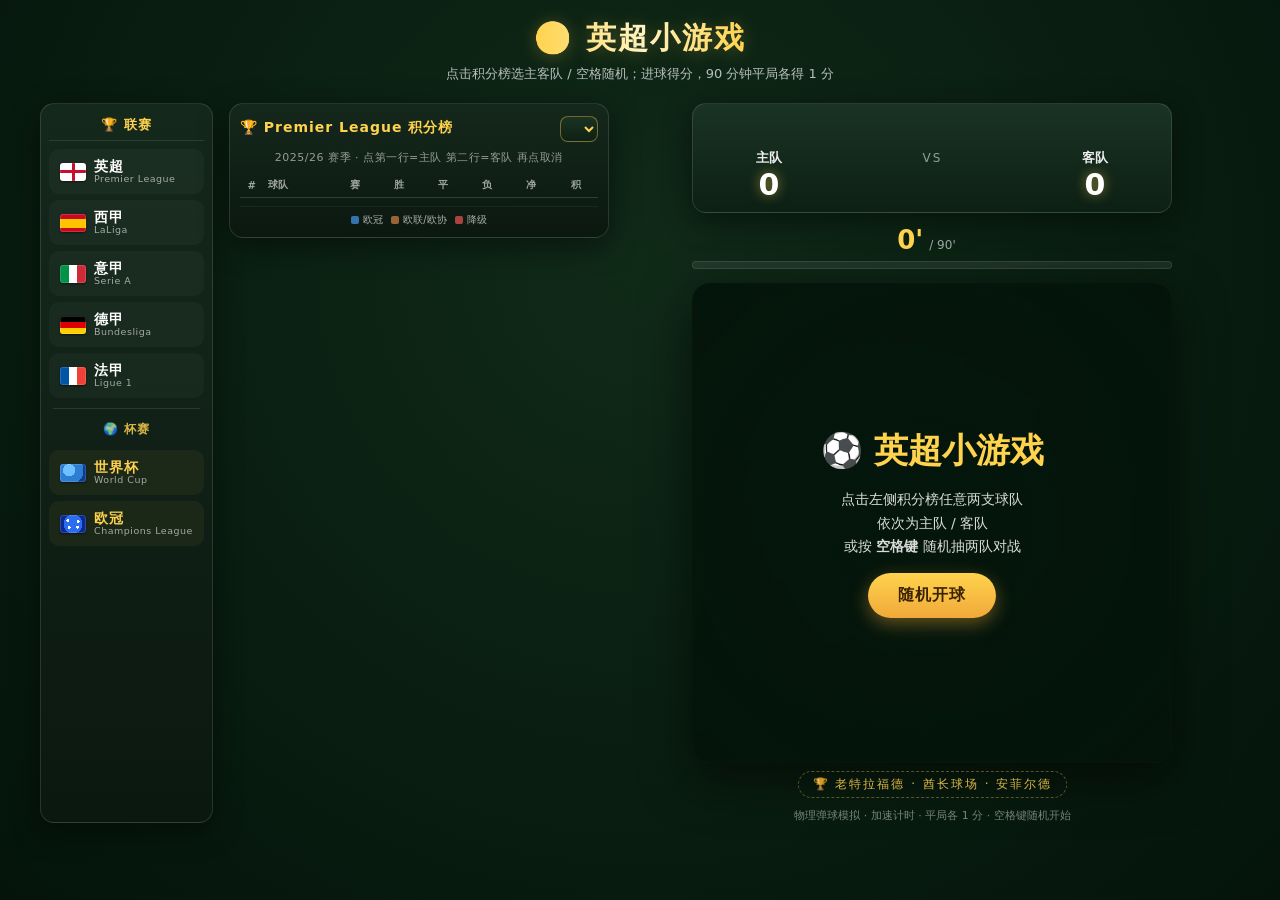
<file: leagues/england.html>
<!DOCTYPE html>
<html lang="zh-CN">
<head>
<meta charset="UTF-8">
<meta name="viewport" content="width=device-width, initial-scale=1.0">
<title>⚽ 英超小游戏</title>
<link rel="stylesheet" href="../css/base.css">
<link rel="stylesheet" href="../css/league-nav.css">
<link rel="stylesheet" href="../css/standings.css">
</head>
<body>
  <h1>⚽ 英超小游戏</h1>
  <div class="subtitle">点击积分榜选主客队 / 空格随机；进球得分，90 分钟平局各得 1 分</div>

  <div class="layout">
    <!-- 左：积分榜 -->
    <aside class="table-side">
      <div class="season-bar">
        <div class="table-head">🏆 Premier League 积分榜</div>
        <select id="seasonSel" class="season-select" title="选择赛季"></select>
      </div>
      <div class="table-hint" id="seasonSub">2025/26 赛季 · 点第一行=主队 第二行=客队 再点取消</div>
      <table class="stand" id="standTable">
        <thead>
          <tr>
            <th style="width:24px">#</th>
            <th class="left">球队</th>
            <th>赛</th>
            <th>胜</th>
            <th>平</th>
            <th>负</th>
            <th>净</th>
            <th>积</th>
          </tr>
        </thead>
        <tbody id="standBody"></tbody>
      </table>
      <div class="stand-legend">
        <span><i class="lg-dot" style="background:#4aa3ff"></i>欧冠</span>
        <span><i class="lg-dot" style="background:#e58a4a"></i>欧联/欧协</span>
        <span><i class="lg-dot" style="background:#ff5a5a"></i>降级</span>
      </div>
    </aside>

    <!-- 中：球场 + 记分牌 -->
    <main class="center-panel">
      <div class="scoreboard">
        <div class="team">
          <div class="flag" id="flagA"></div>
          <div class="tname" id="nameA">主队</div>
          <div class="goals" id="scoreA">0</div>
        </div>
        <div class="center">
          <div class="vs">VS</div>
        </div>
        <div class="team">
          <div class="flag" id="flagB"></div>
          <div class="tname" id="nameB">客队</div>
          <div class="goals" id="scoreB">0</div>
        </div>
      </div>

      <div class="clock-wrap">
        <div class="clock">
          <span class="min" id="clockMin">0'</span>
          <span class="lbl" id="clockMax">/ 90'</span>
          <span class="extra-tag" id="extraTag"></span>
        </div>
        <div class="progress"><i id="progressBar"></i></div>
      </div>

      <div class="pens-bar" id="pensBar" style="display:none">
        <div class="pens-row" id="pensRowA"></div>
        <div class="pens-row" id="pensRowB"></div>
      </div>

      <div class="stage">
        <canvas id="pitch" width="640" height="640"></canvas>
        <div class="goal-flash" id="goalFlash">GOAL!</div>
        <div class="overlay" id="overlay">
          <h2 id="overlayTitle">⚽ 英超小游戏</h2>
          <div id="overlayBody" style="opacity:.85;font-size:14px;line-height:1.7">
            点击左侧积分榜任意两支球队<br>依次为主队 / 客队<br>或按 <b>空格键</b> 随机抽两队对战
          </div>
          <button class="btn" id="startBtn">随机开球</button>
        </div>
      </div>

      <div class="final-seat">🏆 老特拉福德 · 酋长球场 · 安菲尔德</div>
      <div class="hint">物理弹球模拟 · 加速计时 · 平局各 1 分 · 空格键随机开始</div>
    </main>
  </div>

<!-- 球队元数据 + 近 5 赛季积分榜已外置到 data/england-data.js（standings.js 读取全局 CLUBS/SEASONS/ZONE） -->
<script src="../data/england-data.js"></script>
<script src="../js/engine.js"></script>
<script src="../js/league-nav.js"></script>
<script src="../js/badge.js"></script>
<script src="../js/standings.js"></script>
</body>
</html>
</file>
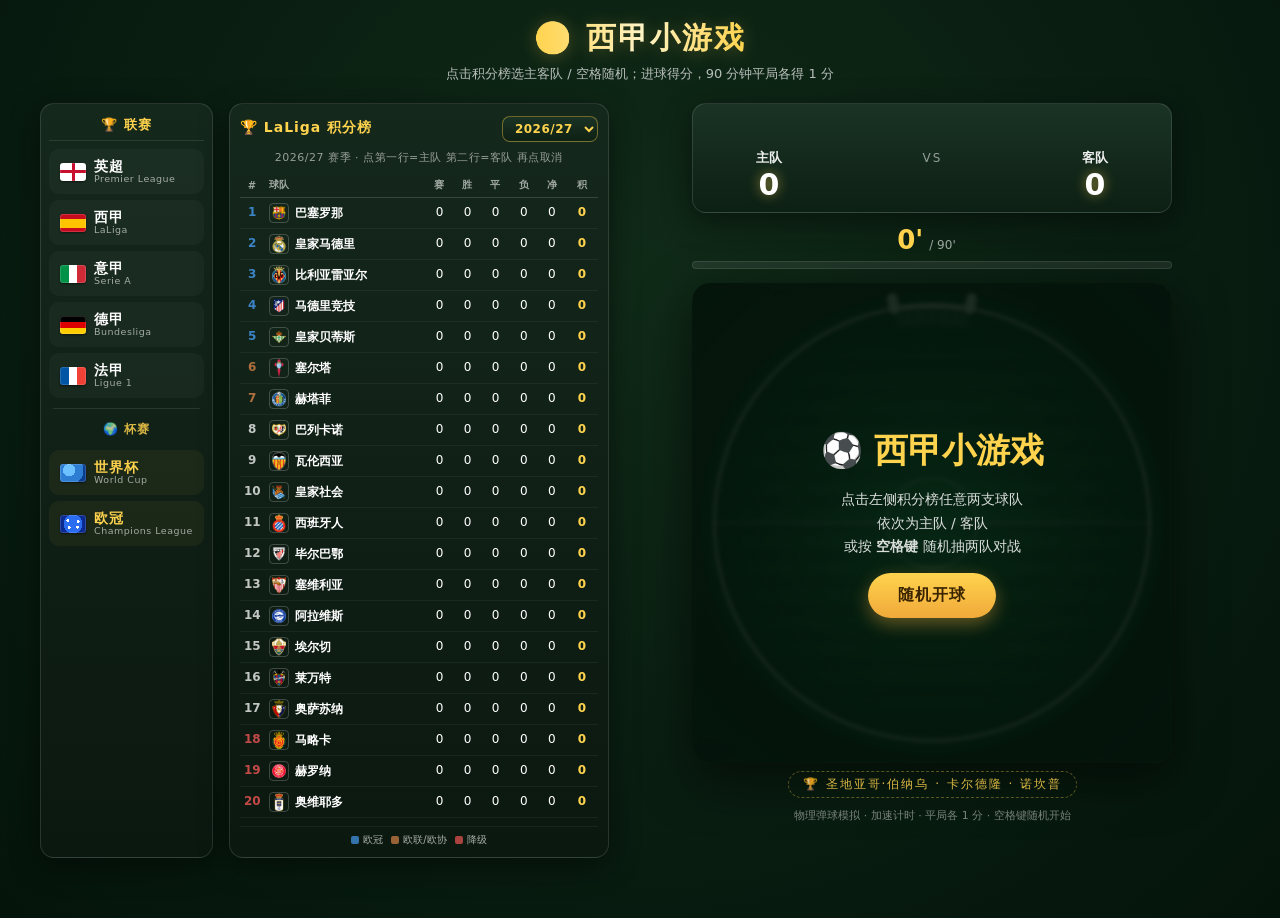
<file: leagues/league.html>
<!DOCTYPE html>
<html lang="zh-CN">
<head>
<meta charset="UTF-8">
<meta name="viewport" content="width=device-width, initial-scale=1.0">
<title>⚽ 联赛小游戏</title>
<link rel="stylesheet" href="../css/base.css">
<link rel="stylesheet" href="../css/league-nav.css">
<link rel="stylesheet" href="../css/standings.css">
</head>
<body>
  <h1>⚽ 联赛小游戏</h1>
  <div class="subtitle">点击积分榜选主客队 / 空格随机；进球得分，90 分钟平局各得 1 分</div>

  <div class="layout">
    <!-- 左：积分榜 -->
    <aside class="table-side">
      <div class="season-bar">
        <div class="table-head">🏆 积分榜</div>
        <select id="seasonSel" class="season-select" title="选择赛季"></select>
      </div>
      <div class="table-hint" id="seasonSub">2025/26 赛季 · 点第一行 主队 第二行 客队 再点取消</div>
      <table class="stand" id="standTable">
        <thead>
          <tr>
            <th style="width:24px">#</th>
            <th class="left">球队</th>
            <th>赛</th>
            <th>胜</th>
            <th>平</th>
            <th>负</th>
            <th>净</th>
            <th>积</th>
          </tr>
        </thead>
        <tbody id="standBody"></tbody>
      </table>
      <div class="stand-legend">
        <span><i class="lg-dot" style="background:#4aa3ff"></i>欧冠</span>
        <span><i class="lg-dot" style="background:#e58a4a"></i>欧联/欧协</span>
        <span><i class="lg-dot" style="background:#ff5a5a"></i>降级</span>
      </div>
    </aside>

    <!-- 中：球场 + 记分牌 -->
    <main class="center-panel">
      <div class="scoreboard">
        <div class="team">
          <div class="flag" id="flagA"></div>
          <div class="tname" id="nameA">主队</div>
          <div class="goals" id="scoreA">0</div>
        </div>
        <div class="center">
          <div class="vs">VS</div>
        </div>
        <div class="team">
          <div class="flag" id="flagB"></div>
          <div class="tname" id="nameB">客队</div>
          <div class="goals" id="scoreB">0</div>
        </div>
      </div>

      <div class="clock-wrap">
        <div class="clock">
          <span class="min" id="clockMin">0'</span>
          <span class="lbl" id="clockMax">/ 90'</span>
          <span class="extra-tag" id="extraTag"></span>
        </div>
        <div class="progress"><i id="progressBar"></i></div>
      </div>

      <div class="pens-bar" id="pensBar" style="display:none">
        <div class="pens-row" id="pensRowA"></div>
        <div class="pens-row" id="pensRowB"></div>
      </div>

      <div class="stage">
        <canvas id="pitch" width="640" height="640"></canvas>
        <div class="goal-flash" id="goalFlash">GOAL!</div>
        <div class="overlay" id="overlay">
          <h2 id="overlayTitle">⚽ 联赛小游戏</h2>
          <div id="overlayBody" style="opacity:.85;font-size:14px;line-height:1.7">
            点击左侧积分榜任意两支球队<br>依次为主队 / 客队<br>或按 <b>空格键</b> 随机抽两队对战
          </div>
          <button class="btn" id="startBtn">随机开球</button>
        </div>
      </div>

      <div class="final-seat">🏆 主场</div>
      <div class="hint">物理弹球模拟 · 加速计时 · 平局各 1 分 · 空格键随机开始</div>
    </main>
  </div>

<!-- 联赛数据与依赖脚本由 league-page.js 按 ?c= 参数动态加载 -->
<script src="../js/league-page.js"></script>
</body>
</html>
</file>
<file: css/base.css>
/* ==========================================================================
   base.css — 动画/通用组件（所有页面共享）
   记分牌 / 时钟 / canvas 球场 / 遮罩 / 结果卡 / 点球条 / 按钮 / 进球闪烁
   ========================================================================== */

:root{
  --pitch:#0b5d2e;
  --pitch-dark:#073d1d;
  --line:rgba(255,255,255,.85);
  --gold:#ffd34d;
}
*{box-sizing:border-box;margin:0;padding:0}
html,body{min-height:100%}
body{
  font-family:"Segoe UI",system-ui,"Microsoft YaHei",sans-serif;
  background:radial-gradient(circle at 50% 30%,#102a18,#04140b);
  color:#fff;
  display:flex;flex-direction:column;align-items:center;
  min-height:100vh;padding:18px 12px 60px;
  overflow-x:hidden;
}
h1{
  font-size:clamp(20px,3.4vw,30px);
  letter-spacing:2px;
  background:linear-gradient(90deg,var(--gold),#fff7cf,var(--gold));
  -webkit-background-clip:text;background-clip:text;color:transparent;
  margin-bottom:6px;text-shadow:0 2px 18px rgba(255,211,77,.25);
}
.subtitle{opacity:.7;font-size:13px;margin-bottom:14px}

/* ---------- 记分牌 ---------- */
.scoreboard{
  width:min(480px,92vw);
  display:flex;align-items:center;justify-content:space-between;gap:8px;
  background:linear-gradient(180deg,#1a3324,#0d2014);
  border:1px solid rgba(255,255,255,.12);
  border-radius:14px;padding:10px 16px;
  box-shadow:0 8px 30px rgba(0,0,0,.45);
}
.team{display:flex;flex-direction:column;align-items:center;min-width:120px}
.flag{font-size:30px;line-height:1;filter:drop-shadow(0 2px 4px rgba(0,0,0,.5));min-height:32px;display:flex;align-items:center;justify-content:center}
.tname{font-size:13px;margin-top:3px;opacity:.92;font-weight:600}
.goals{font-size:30px;font-weight:800;letter-spacing:1px;color:#fff;text-shadow:0 0 12px rgba(255,211,77,.5)}
.vs{font-size:12px;opacity:.55;letter-spacing:2px}
.center{display:flex;flex-direction:column;align-items:center;gap:2px}

/* ---------- 时钟 / 进度条 ---------- */
.clock-wrap{width:min(480px,92vw);margin:12px 0 4px}
.clock{
  display:flex;align-items:baseline;justify-content:center;gap:6px;
  font-variant-numeric:tabular-nums;
}
.clock .min{font-size:26px;font-weight:800;color:var(--gold)}
.clock .lbl{font-size:12px;opacity:.6}
.progress{
  height:8px;border-radius:6px;margin-top:6px;overflow:hidden;
  background:rgba(255,255,255,.08);border:1px solid rgba(255,255,255,.1);
}
.progress>i{
  display:block;height:100%;width:0%;
  background:linear-gradient(90deg,#3ddb6a,var(--gold),#ff6b4a);
  transition:width .08s linear;
}

/* ---------- 球场舞台 ---------- */
.stage{position:relative;width:min(480px,92vw);aspect-ratio:1/1;margin-top:10px}
canvas{width:100%;height:100%;display:block;border-radius:18px;
  box-shadow:0 16px 50px rgba(0,0,0,.55),inset 0 0 0 2px rgba(255,255,255,.06)}

/* ---------- 遮罩（开场提示 / 终场结算） ---------- */
.overlay{
  position:absolute;inset:0;display:flex;flex-direction:column;
  align-items:center;justify-content:center;gap:14px;
  background:radial-gradient(circle at 50% 50%,rgba(4,20,11,.82),rgba(4,20,11,.95));
  border-radius:18px;text-align:center;padding:20px;
  transition:opacity .4s;backdrop-filter:blur(2px);
}
.overlay.hidden{opacity:0;pointer-events:none}
.overlay h2{font-size:clamp(22px,4vw,34px);color:var(--gold)}
.result-line{font-size:clamp(28px,6vw,46px);font-weight:800;letter-spacing:2px;
  text-shadow:0 0 22px rgba(255,211,77,.45)}
.result-tag{font-size:14px;opacity:.8;margin-top:-6px;letter-spacing:6px}

/* ---------- 比赛结束：结果卡片 ---------- */
.final-result{
  display:flex;align-items:center;justify-content:center;gap:14px;
  width:100%;max-width:520px;margin:6px 0 2px;
}
.final-team{
  display:flex;flex-direction:column;align-items:center;gap:6px;
  min-width:104px;padding:10px 8px;border-radius:14px;
  background:linear-gradient(180deg,rgba(255,255,255,.04),rgba(255,255,255,.01));
  border:1px solid rgba(255,255,255,.12);
  transition:transform .25s,box-shadow .25s,border-color .25s;
}
.final-team.winner{
  transform:scale(1.1);
  border-color:rgba(255,211,77,.7);
  box-shadow:0 0 26px rgba(255,211,77,.45),0 0 60px rgba(255,211,77,.18);
}
.final-team .fname{
  font-size:clamp(15px,2.5vw,21px);font-weight:800;letter-spacing:.5px;
  text-align:center;line-height:1.15;
}
.final-team.winner .fname{
  color:var(--gold);text-shadow:0 0 14px rgba(255,211,77,.55);
}
.final-score{
  font-size:clamp(46px,9vw,72px);font-weight:900;letter-spacing:2px;
  font-variant-numeric:tabular-nums;line-height:1;
  color:#fff;text-shadow:0 0 22px rgba(255,211,77,.55),0 4px 18px rgba(0,0,0,.6);
  display:flex;align-items:center;gap:10px;
}
.final-score .pen{
  font-size:.4em;font-weight:700;opacity:.85;color:var(--gold);
  display:flex;flex-direction:column;align-items:center;line-height:1.1;
}
.final-score .pen small{font-size:.62em;opacity:.7;font-weight:600;letter-spacing:1px}
.final-tag{
  display:inline-block;margin-top:10px;padding:4px 16px;border-radius:20px;
  font-size:13px;font-weight:800;letter-spacing:4px;
  background:rgba(255,211,77,.14);border:1px solid rgba(255,211,77,.4);color:var(--gold);
}
.final-winner-line{
  margin-top:8px;font-size:clamp(15px,2.4vw,19px);font-weight:700;opacity:.92;
  text-align:center;
}

/* ---------- 按钮 ---------- */
button{
  cursor:pointer;border:none;outline:none;
  font-family:inherit;font-weight:700;letter-spacing:1px;
}
.btn{
  background:linear-gradient(180deg,var(--gold),#f0a93a);
  color:#3a2400;padding:12px 30px;border-radius:30px;font-size:16px;
  box-shadow:0 6px 18px rgba(240,169,58,.4);transition:transform .12s,box-shadow .12s;
}
.btn:hover{transform:translateY(-2px);box-shadow:0 10px 24px rgba(240,169,58,.55)}
.btn:active{transform:translateY(0)}

.hint{font-size:11px;opacity:.45;margin-top:10px}

/* ---------- 进球闪烁 ---------- */
.goal-flash{
  position:absolute;top:50%;left:50%;transform:translate(-50%,-50%) scale(.6);
  display:flex;flex-direction:column;align-items:center;gap:6px;
  font-size:clamp(34px,8vw,64px);font-weight:900;color:#fff;
  text-shadow:0 0 24px var(--gold),0 0 50px #ff6b4a;letter-spacing:3px;
  opacity:0;pointer-events:none;transition:opacity .25s,transform .25s;
}
.goal-flash.show{opacity:1;transform:translate(-50%,-50%) scale(1)}
.goal-flash .gname{
  font-size:.42em;letter-spacing:1px;font-weight:800;color:var(--gold);
  text-shadow:0 0 14px rgba(255,211,77,.6);white-space:nowrap;
}

/* ---------- 中间面板（球场所在列） ---------- */
.center-panel{flex:1 1 560px;min-width:0;display:flex;flex-direction:column;align-items:center}
.final-seat{
  margin-top:8px;font-size:12px;letter-spacing:2px;color:var(--gold);opacity:.85;
  padding:4px 14px;border:1px dashed rgba(255,211,77,.4);border-radius:20px;
}

/* ---------- 时钟加时标签 ---------- */
.extra-tag{font-size:11px;color:#ff8a4a;margin-left:6px;font-weight:700}

/* ---------- 点球大战记录条 ---------- */
.pens-bar{width:min(480px,92vw);margin-top:8px;display:flex;flex-direction:column;gap:4px}
.pens-row{display:flex;align-items:center;gap:7px;font-size:12px;
  background:rgba(255,255,255,.04);border:1px solid rgba(255,255,255,.1);
  border-radius:8px;padding:4px 8px}
.pens-row .pname{min-width:60px;font-weight:700;white-space:nowrap;overflow:hidden;text-overflow:ellipsis}
.pens-slots{display:flex;gap:4px;flex:1;flex-wrap:wrap}
.pens-slot{width:17px;height:17px;border-radius:4px;display:flex;align-items:center;justify-content:center;
  font-size:11px;font-weight:800;background:rgba(255,255,255,.06);border:1px solid rgba(255,255,255,.12)}
.pens-slot.make{background:rgba(61,219,106,.25);border-color:#3ddb6a;color:#3ddb6a}
.pens-slot.miss{background:rgba(255,90,90,.2);border-color:#ff5a5a;color:#ff5a5a}
.pens-slot.now{box-shadow:0 0 8px rgba(255,211,77,.7);border-color:var(--gold);color:var(--gold)}

/* ---------- 结果卡入场动画 ---------- */
/* 结果行整体上滑淡入 */
@keyframes finalIn{
  0%{opacity:0;transform:translateY(30px)}
  100%{opacity:1;transform:translateY(0)}
}
/* 比分数字弹性放大（带过冲） */
@keyframes scorePop{
  0%{opacity:0;transform:scale(.2)}
  70%{opacity:1;transform:scale(1.2)}
  100%{opacity:1;transform:scale(1)}
}
/* 胜队光环呼吸 */
@keyframes winnerPulse{
  0%,100%{box-shadow:0 0 26px rgba(255,211,77,.45),0 0 60px rgba(255,211,77,.18)}
  50%{box-shadow:0 0 42px rgba(255,211,77,.75),0 0 95px rgba(255,211,77,.35)}
}
/* 标签/胜者行上滑淡入 */
@keyframes tagIn{
  0%{opacity:0;transform:translateY(10px)}
  100%{opacity:1;transform:translateY(0)}
}
.final-result{animation:finalIn .5s ease-out .15s both}
.final-score{animation:scorePop .6s cubic-bezier(.34,1.56,.64,1) .35s both}
.final-team.winner{animation:winnerPulse 1.8s ease-in-out .6s infinite}
.final-tag{animation:tagIn .4s ease-out .6s both}
.final-winner-line{animation:tagIn .4s ease-out .8s both}

/* ---------- 终场彩带 ---------- */
.confetti-layer{
  position:absolute;inset:0;pointer-events:none;overflow:hidden;
  border-radius:18px;z-index:1;
}
.confetti{
  position:absolute;top:-20px;border-radius:2px;
  animation:confettiFall linear forwards;
}
@keyframes confettiFall{
  0%{transform:translateY(0) rotate(0deg);opacity:1}
  100%{transform:translateY(560px) rotate(720deg);opacity:0}
}
/* 确保遮罩内文字/按钮在彩带之上 */
.overlay>h2,.overlay>#overlayBody,.overlay>.btn{position:relative;z-index:2}

/* ---------- 队徽图片版（img.badge-img 替代字母色块 span）----------
   各徽章类（.badge / .badge-dom / .fbadge / .pf / .mbadge）已定宽高 + 边框 + 圆角，
   这里给图片加 contain 缩放与垂直对齐；透明 PNG 直接显示在深色底上。
   无 logo 的队仍渲染字母色块（span，走原样式），故此处只针对 img。 */
img.badge-img{
  object-fit:contain;vertical-align:middle;background:transparent;
  display:inline-block;flex:0 0 auto;
}
</file>
<file: css/league-nav.css>
/* ==========================================================================
   league-nav.css - 左侧联赛导航栏（所有含 .layout 的页面共用）
   由 js/league-nav.js 注入 DOM；此文件仅提供样式
   ========================================================================== */

.league-nav{
  flex:0 0 130px;display:flex;flex-direction:column;gap:6px;
  background:linear-gradient(180deg,#15281c,#0b1810);
  border:1px solid rgba(255,255,255,.12);border-radius:14px;
  padding:12px 8px;box-shadow:0 8px 30px rgba(0,0,0,.45);
  align-self:stretch;
}
.league-nav .lg-head{
  font-weight:800;font-size:13px;letter-spacing:1px;color:var(--gold);
  text-align:center;padding-bottom:6px;margin-bottom:2px;
  border-bottom:1px solid rgba(255,255,255,.1);
}
/* 二级分组标题（杯赛等），比顶栏稍轻 */
.league-nav .lg-head-sub{
  font-size:12px;padding-top:2px;padding-bottom:4px;margin-top:2px;
  border-bottom:none;opacity:.85;
}
.league-nav .lg-item{
  display:flex;align-items:center;gap:8px;
  padding:8px 10px;border-radius:10px;text-decoration:none;color:#fff;
  border:1px solid transparent;background:rgba(255,255,255,.03);
  transition:transform .12s,background .12s,border-color .12s,box-shadow .12s;
}
.league-nav .lg-item:hover{
  background:rgba(255,255,255,.08);
  border-color:rgba(255,255,255,.15);
  transform:translateX(2px);
}
.league-nav .lg-item.active{
  background:linear-gradient(90deg, color-mix(in srgb, var(--lg-c) 55%, transparent), rgba(255,255,255,.05));
  border-color:var(--lg-c);
  box-shadow:0 0 14px color-mix(in srgb, var(--lg-c) 45%, transparent), inset 3px 0 0 var(--gold);
}
.league-nav .lg-flag{
  width:26px;height:18px;flex:0 0 auto;border-radius:3px;
  box-shadow:0 1px 2px rgba(0,0,0,.5), inset 0 0 0 1px rgba(255,255,255,.15);
  background-size:cover;background-position:center;overflow:hidden;position:relative;
}
/* 英格兰：白底 + 红十字 */
.league-nav .lg-flag-eng{
  background:
    linear-gradient(#c8102e,#c8102e) center/100% 3px no-repeat,
    linear-gradient(#c8102e,#c8102e) center/3px 100% no-repeat,
    #ffffff;
}
/* 西班牙：红-黄-红三色横条 */
.league-nav .lg-flag-esp{
  background:linear-gradient(#c60b1e 0 25%, #ffc400 25% 75%, #c60b1e 75% 100%);
}
/* 意大利：绿-白-红三色纵条 */
.league-nav .lg-flag-ita{
  background:linear-gradient(90deg,#009246 0 33.33%,#ffffff 33.33% 66.66%,#ce2b37 66.66% 100%);
}
/* 德国：黑-红-金三色横条 */
.league-nav .lg-flag-ger{
  background:linear-gradient(#000000 0 33.33%,#dd0000 33.33% 66.66%,#ffce00 66.66% 100%);
}
/* 法国：蓝-白-红三色纵条 */
.league-nav .lg-flag-fra{
  background:linear-gradient(90deg,#0055a4 0 33.33%,#ffffff 33.33% 66.66%,#ef4135 66.66% 100%);
}
/* 世界杯：地球风格 */
.league-nav .lg-flag-world{
  background:radial-gradient(circle at 35% 35%, #6ec1ff 0 30%, #2d7dd2 30% 70%, #0b3d91 70% 100%);
}
/* 欧冠：蓝底白星（欧冠之星球）*/
.league-nav .lg-flag-ucl{
  background:
    radial-gradient(circle 1.5px at 30% 30%, #fff 99%, transparent),
    radial-gradient(circle 1.5px at 70% 35%, #fff 99%, transparent),
    radial-gradient(circle 1.5px at 35% 70%, #fff 99%, transparent),
    radial-gradient(circle 1.5px at 68% 68%, #fff 99%, transparent),
    radial-gradient(circle at 50% 50%, #2a6df0 0 60%, #0b2a8f 60% 100%);
  background-repeat:no-repeat;
}
.league-nav .lg-txt{display:flex;flex-direction:column;min-width:0;line-height:1.15}
.league-nav .lg-name{font-size:14px;font-weight:800;letter-spacing:1px}
.league-nav .lg-sub{font-size:9.5px;opacity:.6;letter-spacing:.5px;white-space:nowrap;overflow:hidden;text-overflow:ellipsis}
.league-nav .lg-sep{
  height:1px;background:rgba(255,255,255,.1);margin:4px 4px 2px;
}
.league-nav .lg-extra{background:rgba(255,211,77,.05)}
.league-nav .lg-extra .lg-name{color:var(--gold)}

/* 窄屏：导航栏改横排（与联赛页 .layout 断点保持一致；世界杯页 .layout 在
   1280px 就变成竖向，导航栏仍以竖列显示，直到 900px 才转横排） */
@media(max-width:900px){
  .league-nav{
    flex:0 0 auto;width:min(640px,96vw);
    flex-direction:row;flex-wrap:wrap;justify-content:center;gap:6px;
    padding:8px;align-self:auto;
  }
  .league-nav .lg-head{flex:1 0 100%;padding-bottom:4px;margin-bottom:0}
  .league-nav .lg-item{flex:1 1 auto;padding:6px 10px}
  .league-nav .lg-sep{display:none}
  .league-nav .lg-sub{display:none}
}
</file>
<file: css/standings.css>
/* ==========================================================================
   standings.css - 积分榜（联赛页专属）
   联赛布局 / 积分榜表格 / 分区配色 / DOM 队徽 / 赛季下拉
   依赖 base.css
   ========================================================================== */

/* ---------- 布局：左积分榜 | 中球场 ---------- */
.layout{
  display:flex;gap:16px;align-items:flex-start;justify-content:center;
  width:min(1200px,99vw);margin-top:6px;
}
.table-side{
  flex:0 0 380px;display:flex;flex-direction:column;
  background:linear-gradient(180deg,#15281c,#0b1810);
  border:1px solid rgba(255,255,255,.12);border-radius:14px;
  padding:12px 10px 10px;box-shadow:0 8px 30px rgba(0,0,0,.45);
}
.table-head{font-weight:800;font-size:14px;letter-spacing:1px;color:var(--gold);margin-bottom:2px}
.season-bar{display:flex;align-items:center;justify-content:space-between;gap:8px;margin-bottom:2px}
.season-select{
  background:linear-gradient(180deg,#1a3324,#0d2014);
  color:var(--gold);border:1px solid rgba(255,211,77,.4);
  border-radius:8px;padding:4px 8px;font-family:inherit;font-size:12px;
  font-weight:700;cursor:pointer;letter-spacing:.5px;outline:none;
}
.season-select:hover{border-color:var(--gold)}
.season-select option{background:#0d2014;color:#fff}
.table-hint{font-size:11px;opacity:.55;text-align:center;margin:6px 0 8px;letter-spacing:.5px}

/* ---------- 积分榜表格 ---------- */
.stand{
  width:100%;border-collapse:collapse;font-size:12px;
  font-variant-numeric:tabular-nums;
}
.stand thead th{
  padding:5px 4px;font-weight:700;font-size:10px;letter-spacing:.5px;
  color:rgba(255,255,255,.6);border-bottom:1px solid rgba(255,255,255,.15);
  text-align:center;
}
.stand thead th.left{text-align:left}
.stand tbody tr{
  border-bottom:1px solid rgba(255,255,255,.05);
  cursor:pointer;transition:background .12s;
}
.stand tbody tr:hover{background:rgba(255,211,77,.1)}
.stand tbody tr.home{background:rgba(255,211,77,.22);box-shadow:inset 3px 0 0 var(--gold)}
.stand tbody tr.away{background:rgba(74,163,255,.22);box-shadow:inset 3px 0 0 #4aa3ff}
.stand td{padding:5px 4px;text-align:center;line-height:1.3}
.stand td.pos{font-weight:700;opacity:.75;width:24px}
.stand td.tm{text-align:left;font-weight:700;white-space:nowrap;overflow:hidden;text-overflow:ellipsis;max-width:160px}
.stand td.tm .badge{
  display:inline-flex;align-items:center;justify-content:center;
  width:20px;height:20px;border-radius:4px;font-size:9px;font-weight:900;
  margin-right:6px;vertical-align:middle;border:1px solid rgba(255,255,255,.2);
  letter-spacing:0;
}
.stand td.pts{font-weight:800;color:var(--gold);width:32px}
.stand tr.zone-ucl td.pos{color:#4aa3ff}
.stand tr.zone-uel td.pos{color:#e58a4a}
.stand tr.zone-relegate td.pos{color:#ff5a5a}
.stand-legend{
  display:flex;flex-wrap:wrap;gap:8px;justify-content:center;
  font-size:10px;opacity:.65;margin-top:8px;padding-top:6px;
  border-top:1px solid rgba(255,255,255,.08);
}
.stand-legend .lg-dot{
  display:inline-block;width:8px;height:8px;border-radius:2px;margin-right:4px;
  vertical-align:middle;
}

/* ---------- DOM 队徽（记分牌大徽 / 积分榜小徽 / 结果卡徽 / 点球条徽） ---------- */
.flag .badge-dom{
  display:inline-flex;align-items:center;justify-content:center;
  width:42px;height:30px;border-radius:4px;font-size:12px;font-weight:900;
  box-shadow:0 2px 6px rgba(0,0,0,.5);border:1px solid rgba(255,255,255,.25);
  letter-spacing:.5px;
}
.final-team .fbadge{width:48px;height:48px;display:flex;align-items:center;justify-content:center;
  border-radius:10px;font-size:14px;font-weight:900;letter-spacing:.5px;
  box-shadow:0 4px 12px rgba(0,0,0,.5);border:1px solid rgba(255,255,255,.25)}
.pens-row .pf{
  display:inline-flex;align-items:center;justify-content:center;
  width:22px;height:16px;border-radius:3px;font-size:8px;font-weight:900;
  border:1px solid rgba(255,255,255,.2);flex:0 0 auto;letter-spacing:0;
}

/* 左侧联赛导航栏样式已抽到 css/league-nav.css，五大联赛页 + 世界杯页共用 */

@media(max-width:900px){
  .layout{flex-direction:column;align-items:center}
  .table-side{flex:0 0 auto;width:min(560px,96vw)}
}
</file>
<file: css/bracket.css>
/* ==========================================================================
   bracket.css - 世界杯对阵图（世界杯页专属）
   整体布局 / 对阵树结构 / 连接线 / 国旗图片样式
   依赖 base.css
   ========================================================================== */

/* ---------- 上半：联赛导航栏 | 球场 ---------- */
:root{--ln:rgba(255,255,255,.28)}
.layout{
  display:flex;gap:14px;align-items:flex-start;justify-content:center;
  width:min(1200px,99vw);margin-top:6px;
}

/* ---------- 下半：完整对阵图 上半区 | 冠军 | 下半区 ---------- */
.bracket-full{
  display:flex;gap:14px;align-items:stretch;justify-content:center;
  width:min(1600px,99vw);margin:18px auto 0;
}
.bracket-side{
  flex:1 1 0;min-width:0;display:flex;flex-direction:column;align-items:stretch;
  background:linear-gradient(180deg,#15281c,#0b1810);
  border:1px solid rgba(255,255,255,.12);border-radius:14px;
  padding:10px 8px;box-shadow:0 8px 30px rgba(0,0,0,.45);
}
.bracket-head{font-weight:800;font-size:14px;letter-spacing:1px;color:var(--gold);text-align:center;margin-bottom:4px}
.bracket-sub{display:block;font-size:10px;font-weight:500;opacity:.6;letter-spacing:0;margin-top:2px}

/* ---------- 中间冠军柱（两个半区之间的最终席位）---------- */
.trophy-column{
  flex:0 0 150px;display:flex;flex-direction:column;align-items:center;justify-content:center;
  align-self:center;gap:6px;padding:16px 10px;
  background:linear-gradient(180deg,rgba(255,211,77,.14),rgba(255,211,77,.04));
  border:1px dashed rgba(255,211,77,.5);border-radius:14px;
  box-shadow:0 8px 30px rgba(0,0,0,.45),inset 0 0 24px rgba(255,211,77,.08);
}
.trophy-icon{font-size:44px;line-height:1;filter:drop-shadow(0 4px 12px rgba(255,211,77,.55))}
.trophy-title{font-size:15px;font-weight:900;letter-spacing:2px;color:var(--gold);text-shadow:0 0 12px rgba(255,211,77,.45)}
.trophy-seat{display:none}
.trophy-sub{font-size:10px;opacity:.55;letter-spacing:1px}
.final-label{font-size:10px;letter-spacing:3px;opacity:.6;margin-top:4px}
.final-match{margin:0;background:rgba(255,211,77,.08);border:1px solid rgba(255,211,77,.35) !important;cursor:pointer}
.final-match:hover{background:rgba(255,211,77,.16) !important;border-color:rgba(255,211,77,.6) !important}
.final-match.active{background:rgba(255,211,77,.24) !important;border-color:var(--gold) !important;box-shadow:0 0 10px rgba(255,211,77,.4)}
.final-match .mrow{font-size:13px;gap:6px;padding:2px 0}
.final-match .mrow .mf{width:24px;height:16px}

/* ---------- 结果卡上的国旗图（大尺寸） ---------- */
.final-team .fflag{width:62px;height:44px;object-fit:cover;border-radius:6px;
  box-shadow:0 4px 12px rgba(0,0,0,.5);border:1px solid rgba(255,255,255,.25)}

/* ---------- 国旗小图（对阵树行 / 点球条前缀共用 .mf） ---------- */
.mf{object-fit:cover;border-radius:2px;flex:0 0 auto;border:1px solid rgba(255,255,255,.2)}
.mrow .mf{width:18px;height:12px}
.pens-row .mf{width:20px;height:14px}

/* ---------- 对阵树 ---------- */
.bracket{display:flex;align-items:center;height:560px}
.col{display:flex;flex-direction:column;justify-content:space-around;height:100%;flex:1;min-width:0}
.gap{flex:0 0 16px}   /* 列间连接线空间 */

.match{
  position:relative;display:block;cursor:pointer;text-align:left;
  background:rgba(255,255,255,.05);border:1px solid rgba(255,255,255,.12);
  border-radius:6px;padding:3px 4px;width:100%;
  transition:background .12s,border-color .12s;
}
.match:hover{background:rgba(255,211,77,.16);border-color:rgba(255,211,77,.6)}
.match.active{background:rgba(255,211,77,.24);border-color:var(--gold);box-shadow:0 0 10px rgba(255,211,77,.4)}
.match.disabled{cursor:default;background:rgba(255,255,255,.02);border-style:dashed;opacity:.5}
.mrow{display:flex;align-items:center;gap:5px;font-size:11.5px;line-height:1.5}
.mrow .mn{flex:1;min-width:0;white-space:nowrap;overflow:hidden;text-overflow:ellipsis}
.mrow.tbd{opacity:.55}
.mrow.tbd .mn{font-style:italic}
.mrow .ms{flex:0 0 auto;font-variant-numeric:tabular-nums;font-weight:700;min-width:11px;text-align:right;opacity:.9}
.mrow.win .mn{color:var(--gold);font-weight:700}
.mrow.win .ms{color:var(--gold)}
.mrow.lose{opacity:.45}

/* 连接线：左侧树向右生长。横向 stub 用 ::after，纵向母线用 ::before */
.col.has-next .match::after{
  content:'';position:absolute;left:100%;top:50%;width:16px;border-top:2px solid var(--ln);
}
/* 顶部队伍（奇数）：母线向下到配对中点 */
.col.has-next .match:nth-child(odd)::before{
  content:'';position:absolute;left:calc(100% + 16px);top:50%;
  height:35px;border-right:2px solid var(--ln);
}
/* 底部队伍（偶数）：母线向上到配对中点 */
.col.has-next .match:nth-child(even)::before{
  content:'';position:absolute;left:calc(100% + 16px);bottom:50%;
  height:35px;border-right:2px solid var(--ln);
}
/* 不同轮次配对半高不同：r2=70px, r3=140px */
.col.r2 .match:nth-child(odd)::before,
.col.r2 .match:nth-child(even)::before{height:70px}
.col.r3 .match:nth-child(odd)::before,
.col.r3 .match:nth-child(even)::before{height:140px}

/* 右侧树：列序反向 + 连接线改到左侧（不用 transform，保证国旗/文字正向） */
.bracket.mirror{flex-direction:row-reverse}
.bracket.mirror .col.has-next .match::after{left:auto;right:100%}
.bracket.mirror .col.has-next .match::before{
  left:auto;right:calc(100% + 16px);border-right:none;border-left:2px solid var(--ln)
}
/* 下半区：镜像 — 比分居左、队名居右（紧贴右侧国旗） */
.bracket.mirror .mrow{flex-direction:row-reverse}
.bracket.mirror .mrow .mn{text-align:right}
.bracket.mirror .mrow .ms{text-align:left}

@media(max-width:1280px){
  .bracket-full{flex-direction:column;align-items:center;gap:12px}
  .bracket-side{flex:0 0 auto;width:min(640px,96vw)}
  .trophy-column{flex:0 0 auto;width:min(640px,96vw);flex-direction:row;padding:10px 16px}
  .trophy-icon{font-size:32px}
  .trophy-column .final-label,.trophy-column .final-match{display:none}
}
@media(max-width:900px){
  .layout{flex-direction:column;align-items:center}
}
</file>
<file: css/groups.css>
/* ==========================================================================
   groups.css - 世界杯小组赛积分榜（世界杯页专属）
   12 个小组卡片的网格布局 + 积分表 + 晋级配色
   ========================================================================== */

.groups-section{
  width:min(1600px,99vw);margin:26px auto 0;
}
.groups-title{
  font-size:16px;font-weight:800;letter-spacing:2px;color:var(--gold);
  text-align:center;margin-bottom:4px;
  text-shadow:0 2px 12px rgba(255,211,77,.35);
}
.groups-sub{
  font-size:11px;opacity:.55;text-align:center;letter-spacing:1px;margin-bottom:14px;
}
.groups-legend{
  display:flex;flex-wrap:wrap;gap:10px;justify-content:center;
  font-size:11px;opacity:.85;margin-bottom:12px;
}
.groups-legend .lg-dot{
  display:inline-block;width:10px;height:10px;border-radius:2px;margin-right:5px;
  vertical-align:middle;border:1px solid rgba(255,255,255,.2);
}

/* ---------- 双栏容器：左 12 组，右 第三名榜 ---------- */
.groups-body{
  display:flex;gap:14px;align-items:flex-start;
}
.groups-grid{
  flex:1 1 0;min-width:0;
  display:grid;
  grid-template-columns:repeat(3,1fr);
  gap:12px;
}
.group-card{
  background:linear-gradient(180deg,#15281c,#0b1810);
  border:1px solid rgba(255,255,255,.12);border-radius:12px;
  padding:10px 8px 8px;box-shadow:0 6px 20px rgba(0,0,0,.4);
}
.ghead{
  text-align:center;margin-bottom:6px;padding-bottom:5px;
  border-bottom:1px solid rgba(255,255,255,.1);
}
.gname-head{
  font-weight:900;font-size:13px;letter-spacing:2px;color:var(--gold);
}

/* ---------- 表格 ---------- */
.gtable{
  width:100%;border-collapse:collapse;font-size:11.5px;
  font-variant-numeric:tabular-nums;
}
.gtable thead th{
  padding:3px 2px;font-weight:700;font-size:10px;letter-spacing:.5px;
  color:rgba(255,255,255,.55);border-bottom:1px solid rgba(255,255,255,.12);
  text-align:center;
}
.gtable thead th.left{text-align:left;padding-left:4px}
.gtable tbody tr{border-bottom:1px solid rgba(255,255,255,.05)}
.gtable tbody tr:last-child{border-bottom:none}
.gtable td{padding:4px 2px;text-align:center;line-height:1.3}
.gtable td.grk{font-weight:700;opacity:.75;width:22px}
.gtable td.gtm{
  text-align:left;font-weight:700;padding-left:4px;
  white-space:nowrap;overflow:hidden;text-overflow:ellipsis;max-width:110px;
  display:flex;align-items:center;gap:5px;
}
.gtable td.gtm .gname{flex:1;min-width:0;white-space:nowrap;overflow:hidden;text-overflow:ellipsis}
.gtable td.ggf{font-weight:600;opacity:.75;width:36px;font-size:10.5px;letter-spacing:-.3px}
.gtable td.ggd{font-weight:600;opacity:.85;width:28px}
.gtable td.gpts{font-weight:800;color:var(--gold);width:22px}
.gflag{
  width:18px;height:12px;object-fit:cover;border-radius:2px;
  border:1px solid rgba(255,255,255,.2);flex:0 0 auto;
}

/* ---------- 晋级配色 ---------- */
/* 前 2 名：绿色晋级条 */
.gtable tbody tr.adv-auto{
  background:rgba(61,219,106,.14);
  box-shadow:inset 3px 0 0 #3ddb6a;
}
.gtable tbody tr.adv-auto td.grk{color:#3ddb6a}
/* 第 3 名晋级：金色晋级条 */
.gtable tbody tr.adv-third{
  background:rgba(255,211,77,.14);
  box-shadow:inset 3px 0 0 var(--gold);
}
.gtable tbody tr.adv-third td.grk{color:var(--gold)}
/* 淘汰：暗淡 */
.gtable tbody tr.adv-out{
  opacity:.55;
}

/* ---------- 右侧：第三名排名榜 ---------- */
.thirds-card{
  flex:0 0 340px;
  background:linear-gradient(180deg,#15281c,#0b1810);
  border:1px solid rgba(255,255,255,.12);border-radius:12px;
  padding:10px 10px 8px;box-shadow:0 6px 20px rgba(0,0,0,.4);
  align-self:stretch;
}
.thirds-head{
  text-align:center;margin-bottom:6px;padding-bottom:5px;
  border-bottom:1px solid rgba(255,255,255,.1);
}
.thirds-title{font-weight:900;font-size:13px;letter-spacing:1.5px;color:var(--gold)}
.thirds-sub{display:block;font-size:10px;font-weight:500;opacity:.6;letter-spacing:.5px;margin-top:2px}
.thirds-card .gtable td.ggrp{
  font-weight:800;color:var(--gold);opacity:.85;width:22px;letter-spacing:.5px;
}

/* ---------- 响应式 ---------- */
@media(max-width:1280px){
  .groups-body{flex-direction:column}
  .thirds-card{flex:0 0 auto;width:100%;align-self:auto}
  .groups-grid{grid-template-columns:repeat(3,1fr)}
}
@media(max-width:960px){
  .groups-grid{grid-template-columns:repeat(2,1fr)}
}
@media(max-width:560px){
  .groups-grid{grid-template-columns:1fr}
  .groups-section{width:96vw}
}
</file>
<file: css/ucl.css>
/* ==========================================================================
   ucl.css - 欧冠页专属样式（cups/ucl.html）
   依赖 base.css / league-nav.css / bracket.css / groups.css
   1) 淘汰赛对阵图改用 DOM 队徽（非国旗），3 轮连接线高度重调
   2) 联赛阶段 36 队积分榜（单表双栏，复用 groups.css 的 .gtable / 晋级配色）
   3) engine.js 用到的 DOM 队徽样式（.badge-dom / .fbadge / .pf，本页未加载 standings.css）
   ========================================================================== */

/* ---------- DOM 队徽基础（engine 记分牌 / 结果卡 / 点球条 / 对阵行 共用）---------- */
/* 记分牌大徽 */
.flag .badge-dom{
  display:inline-flex;align-items:center;justify-content:center;
  width:42px;height:30px;border-radius:4px;font-size:12px;font-weight:900;
  box-shadow:0 2px 6px rgba(0,0,0,.5);border:1px solid rgba(255,255,255,.25);
  letter-spacing:.5px;
}
/* 结果卡大徽 */
.final-team .fbadge{
  width:48px;height:48px;display:flex;align-items:center;justify-content:center;
  border-radius:10px;font-size:14px;font-weight:900;letter-spacing:.5px;
  box-shadow:0 4px 12px rgba(0,0,0,.5);border:1px solid rgba(255,255,255,.25);
}
/* 点球条前缀徽 */
.pens-row .pf{
  display:inline-flex;align-items:center;justify-content:center;
  width:22px;height:16px;border-radius:3px;font-size:8px;font-weight:900;
  border:1px solid rgba(255,255,255,.2);flex:0 0 auto;letter-spacing:0;
}

/* ---------- 对阵图：队徽版（替代国旗 .mf）---------- */
/* bracket.css 的 .mrow 用 .mf(img 国旗)；这里改用 .mbadge(色块队徽) */
.mrow .mbadge{
  display:inline-flex;align-items:center;justify-content:center;
  width:18px;height:18px;border-radius:3px;font-size:8px;font-weight:900;
  border:1px solid rgba(255,255,255,.25);flex:0 0 auto;letter-spacing:0;
}
.pens-row .pf{margin-right:2px}

/* ---------- 对阵图连接线高度重调（3 轮：16强=4场 / 1/4=2场 / 半决赛=1场）----------
   bracket.css 默认按世界杯 4 轮调（r1=35 r2=70 r3=140）。
   欧冠每轮队伍数 = 世界杯的「下一轮」，故整体上移一档：
   16强赛(r1,4场) 母线 70px · 1/4决赛(r2,2场) 母线 140px · 半决赛(r3,1场) 末轮无连接线 */
.col.r1 .match:nth-child(odd)::before,
.col.r1 .match:nth-child(even)::before{height:70px}
.col.r2 .match:nth-child(odd)::before,
.col.r2 .match:nth-child(even)::before{height:140px}
/* r3 为半决赛（末轮），bracket.js 已给 last 不加 has-next，无需连接线 */
/* 列高保持 bracket.css 默认 560px（4 场 / 2 场在该高度下母线恰为 70 / 140）*/

/* ---------- 联赛阶段积分榜 ---------- */
.league-body{
  display:flex;gap:14px;align-items:flex-start;justify-content:center;
}
.league-table{
  flex:1 1 0;min-width:0;
  background:linear-gradient(180deg,#15281c,#0b1810);
  border:1px solid rgba(255,255,255,.12);border-radius:12px;
  padding:10px 10px 8px;box-shadow:0 6px 20px rgba(0,0,0,.4);
}
/* 单表表头（复用 .gtable，但加上排名/球队/赛/胜/平/负/进/失/净/积）*/
.league-table .gtable td.gtm{max-width:150px}
.league-table tbody tr{cursor:pointer;transition:background .12s}
.league-table tbody tr:hover{background:rgba(255,211,77,.1)}
/* 选队高亮（复用联赛页交互：金=主队 蓝=客队）*/
.league-table tbody tr.lhome{background:rgba(255,211,77,.22);box-shadow:inset 3px 0 0 var(--gold)}
.league-table tbody tr.laway{background:rgba(74,163,255,.22);box-shadow:inset 3px 0 0 #4aa3ff}
.league-table tbody tr.lhome.adv-auto,
.league-table tbody tr.laway.adv-auto{background:rgba(255,211,77,.28)}
.league-table .gtable td.gtm .mbadge{
  display:inline-flex;align-items:center;justify-content:center;
  width:20px;height:20px;border-radius:4px;font-size:9px;font-weight:900;
  margin-right:6px;border:1px solid rgba(255,255,255,.2);letter-spacing:0;
}

/* ---------- 联赛阶段分区配色（复用 groups.css .adv-auto/.adv-third/.adv-out）
   前 8 = 直通 16 强(绿) · 9-24 = 附加赛(金) · 25-36 = 出局(暗) ---------- */
/* groups.css 已定义，此处仅微调：出局行保留可读性，不降透明度太多 */
.gtable tbody tr.adv-out{opacity:.6}

/* ---------- 冠军柱：决赛已赛，显示冠军队徽 + 决赛比分 ---------- */
.trophy-column .trophy-champ{
  display:flex;flex-direction:column;align-items:center;gap:6px;margin-top:4px;
}
.trophy-column .trophy-champ .fbadge{
  width:54px;height:54px;font-size:15px;
}
.trophy-column .trophy-champ-name{
  font-size:15px;font-weight:900;letter-spacing:1px;color:var(--gold);
  text-shadow:0 0 12px rgba(255,211,77,.55);
}
.trophy-column .trophy-score{
  font-size:12px;font-weight:700;color:#fff;opacity:.92;letter-spacing:.5px;
  text-align:center;line-height:1.4;
}

/* ---------- 响应式 ---------- */
@media(max-width:960px){
  .league-body{flex-direction:column}
  .league-table{flex:0 0 auto;width:100%}
}
</file>
